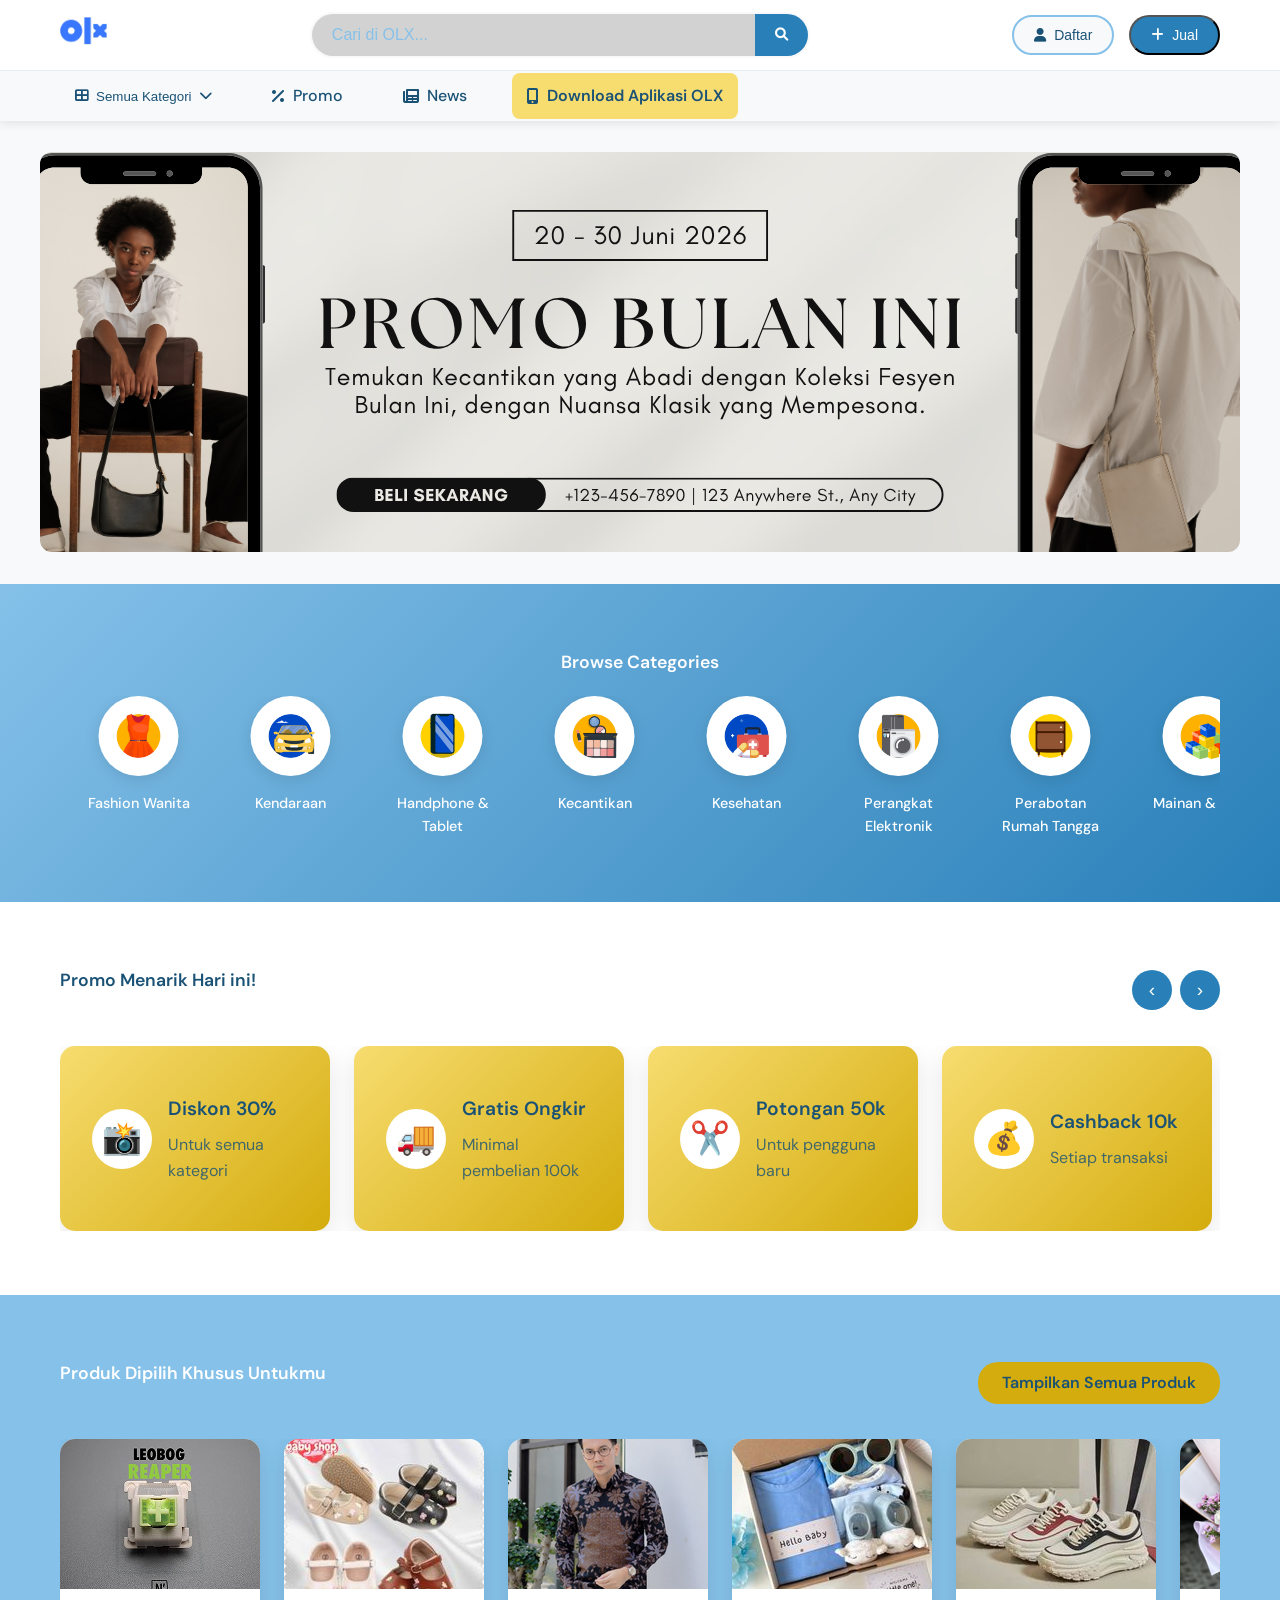
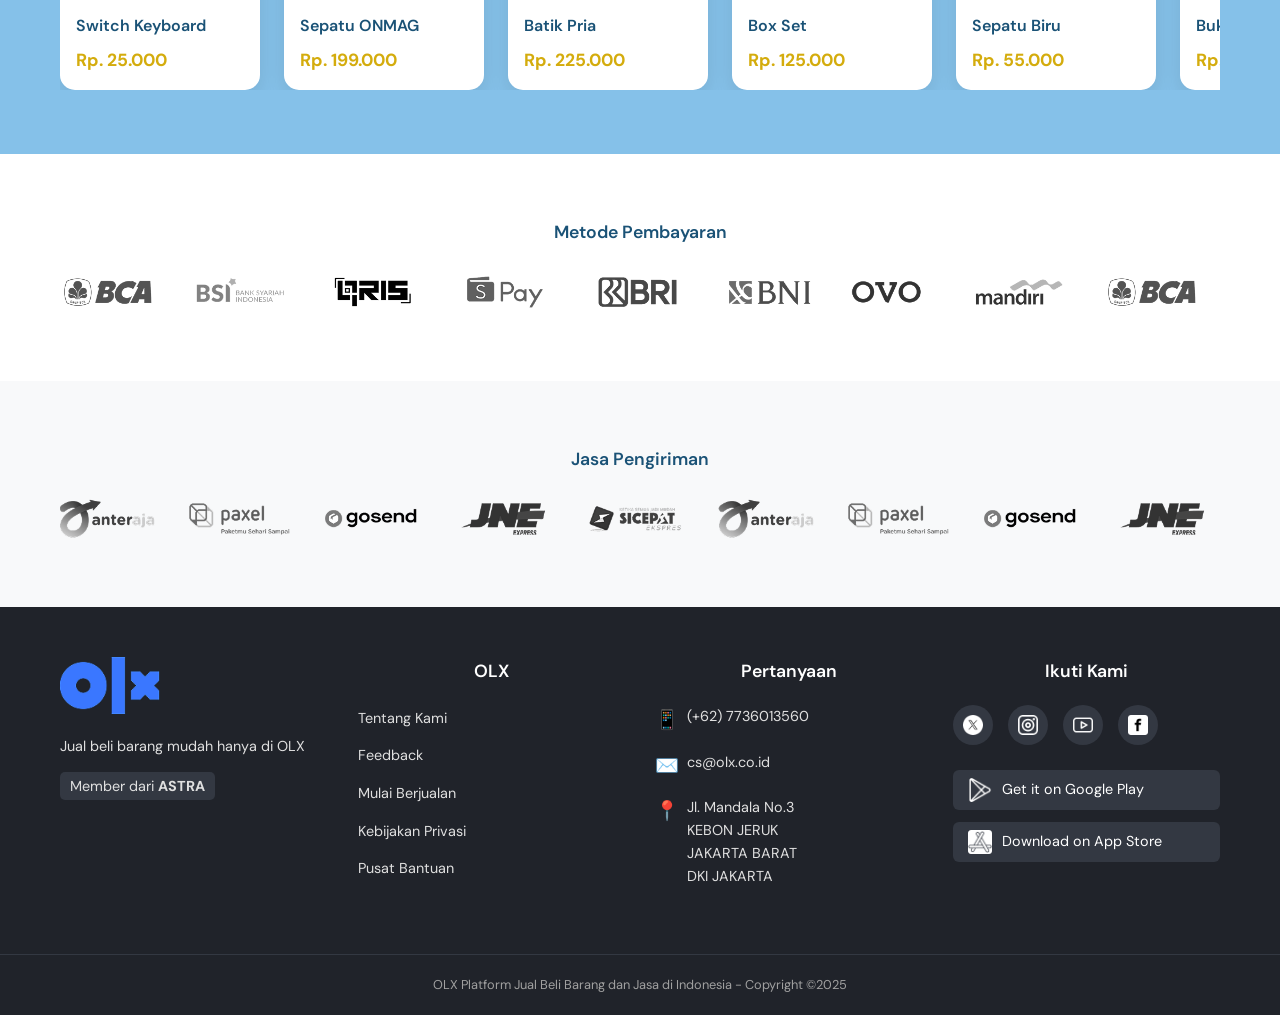
<file: index.html>
<!DOCTYPE html>
<html lang="en">
<head>
    <meta charset="UTF-8">
    <meta name="viewport" content="width=device-width, initial-scale=1.0">
    <title>OLX Marketplace</title>
    <link rel="icon" href="images/olx-logo.png" type="image/png">
    <link href="https://fonts.googleapis.com/css2?family=DM+Sans:wght@400;500;600;700&display=swap" rel="stylesheet">
    <link rel="stylesheet" href="https://cdnjs.cloudflare.com/ajax/libs/font-awesome/6.0.0/css/all.min.css">
    <link rel="stylesheet" href="navbar.css">
    <link rel="stylesheet" href="index.css">
    <link rel="stylesheet" href="footer.css">
</head>
<body>

    <div id="navbar-placeholder"></div>
    <main class="main-content">
        <section class="hero-section">
            <div class="hero-carousel">
                <div class="hero-slide active"><img src="images/banner1.png" alt="Promotional Banner 1"></div>
                <div class="hero-slide"><img src="images/banner2.png" alt="Promotional Banner 2"></div>
                <div class="hero-slide"><img src="images/banner3.png" alt="Promotional Banner 3"></div>
            </div>
        </section>

        <section class="categories-section">
            <div class="container">
                <h2 class="section-title categories-section__title">Browse Categories</h2>
                <div class="categories-carousel">
                    <div class="categories-grid">
                        <div class="category-item"><div class="category-icon"><img src="images/fashion.png" alt="Fashion"></div><span class="category-name">Fashion Wanita</span></div>
                        <div class="category-item"><div class="category-icon"><img src="images/vehicles.png" alt="Vehicles"></div><span class="category-name">Kendaraan</span></div>
                        <div class="category-item"><div class="category-icon"><img src="images/electronics.png" alt="Electronics"></div><span class="category-name">Handphone & Tablet</span></div>
                        <div class="category-item"><div class="category-icon"><img src="images/beauty.png" alt="Beauty"></div><span class="category-name">Kecantikan</span></div>
                        <div class="category-item"><div class="category-icon"><img src="images/health.png" alt="Health"></div><span class="category-name">Kesehatan</span></div>
                        <div class="category-item"><div class="category-icon"><img src="images/electronics2.png" alt="Electronics"></div><span class="category-name">Perangkat Elektronik</span></div>
                        <div class="category-item"><div class="category-icon"><img src="images/home.png" alt="Home"></div><span class="category-name">Perabotan Rumah Tangga</span></div>
                        <div class="category-item"><div class="category-icon"><img src="images/hobbies.png" alt="Hobbies"></div><span class="category-name">Mainan & Hobi</span></div>
                        <div class="category-item"><div class="category-icon"><img src="images/property.png" alt="Property"></div><span class="category-name">Properti</span></div>
                    </div>
                </div>
            </div>
        </section>

        <section class="promo-section">
            <div class="container">
                <div class="section-header">
                    <h2 class="section-title promo-section__title" color = "blue">Promo Menarik Hari ini!</h2>
                    <div class="carousel-controls">
                        <button class="carousel-btn prev-btn" aria-label="Previous Promo">‹</button>
                        <button class="carousel-btn next-btn" aria-label="Next Promo">›</button>
                    </div>
                </div>
                <div class="promo-carousel">
                    <div class="promo-track">
                        <div class="promo-card"><div class="promo-icon">📸</div><div class="promo-content"><h3>Diskon 30%</h3><p>Untuk semua kategori</p></div></div>
                        <div class="promo-card"><div class="promo-icon">🚚</div><div class="promo-content"><h3>Gratis Ongkir</h3><p>Minimal pembelian 100k</p></div></div>
                        <div class="promo-card"><div class="promo-icon">✂️</div><div class="promo-content"><h3>Potongan 50k</h3><p>Untuk pengguna baru</p></div></div>
                        <div class="promo-card"><div class="promo-icon">💰</div><div class="promo-content"><h3>Cashback 10k</h3><p>Setiap transaksi</p></div></div>
                        <div class="promo-card"><div class="promo-icon">🎁</div><div class="promo-content"><h3>Bonus Poin</h3><p>Setiap checkout</p></div></div>
                        <div class="promo-card"><div class="promo-icon">⚡️</div><div class="promo-content"><h3>Flash Sale</h3><p>Diskon hingga 70%</p></div></div>
                        <div class="promo-card"><div class="promo-icon">🎉</div><div class="promo-content"><h3>Giveaway Spesial</h3><p>Menangkan hadiah menarik</p></div></div>
                    </div>
                </div>
            </div>
        </section>

        <section class="products-section">
            <div class="container">
                <div class="section-header">
                    <h2 class="section-title products-section__title">Produk Dipilih Khusus Untukmu</h2>
                    <a href="#" class="view-all-btn">Tampilkan Semua Produk</a>
                </div>
                <div class="products-carousel" id="productsCarousel"> 
                    <div class="products-track">
                        <div class="product-card"><img src="images/product6.png" alt="Product 1"><div class="product-info"><h4>Switch Keyboard</h4><p class="price">Rp. 25.000</p></div></div>
                        <div class="product-card"><img src="images/product2.png" alt="Product 2"><div class="product-info"><h4>Sepatu ONMAG</h4><p class="price">Rp. 199.000</p></div></div>
                        <div class="product-card"><img src="images/product3.png" alt="Product 3"><div class="product-info"><h4>Batik Pria</h4><p class="price">Rp. 225.000</p></div></div>
                        <div class="product-card"><img src="images/product4.png" alt="Product 4"><div class="product-info"><h4>Box Set</h4><p class="price">Rp. 125.000</p></div></div>
                        <div class="product-card"><img src="images/product5.png" alt="Product 5"><div class="product-info"><h4>Sepatu Biru</h4><p class="price">Rp. 55.000</p></div></div>
                        <div class="product-card"><img src="images/product1.png" alt="Product 6"><div class="product-info"><h4>Buku Set</h4><p class="price">Rp. 35.000</p></div></div>
                    </div>
                </div>
            </div>
        </section>

        <section class="payment-section">
            <div class="container">
                <h2 class="section-title payment-section__title">Metode Pembayaran</h2>
                <div class="payment-carousel"><div class="payment-track"><img src="images/bca.png" alt="BCA"><img src="images/bsi.png" alt="BSI"><img src="images/qris.png" alt="QRIS"><img src="images/spay.png" alt="ShopeePay"><img src="images/bri.png" alt="BRI"><img src="images/bni.png" alt="BNI"><img src="images/ovo.png" alt="OVO"><img src="images/mandiri.png" alt="Mandiri"></div></div>
            </div>
        </section>

        <section class="delivery-section">
            <div class="container">
                <h2 class="section-title delivery-section__title">Jasa Pengiriman</h2>
                <div class="delivery-carousel"><div class="delivery-track"><img src="images/anteraja.png" alt="Anteraja"><img src="images/paxel.png" alt="Paxel"><img src="images/gosend.png" alt="GoSend"><img src="images/jne.png" alt="JNE"><img src="images/sicepat.png" alt="SiCepat"></div></div>
            </div>
        </section>
    </main>

    <div id="footer-placeholder"></div>

    <script src="navbar.js"></script>
    <script src="footer.js"></script>
    <script src="index.js"></script>
</body>
</html>
</file>
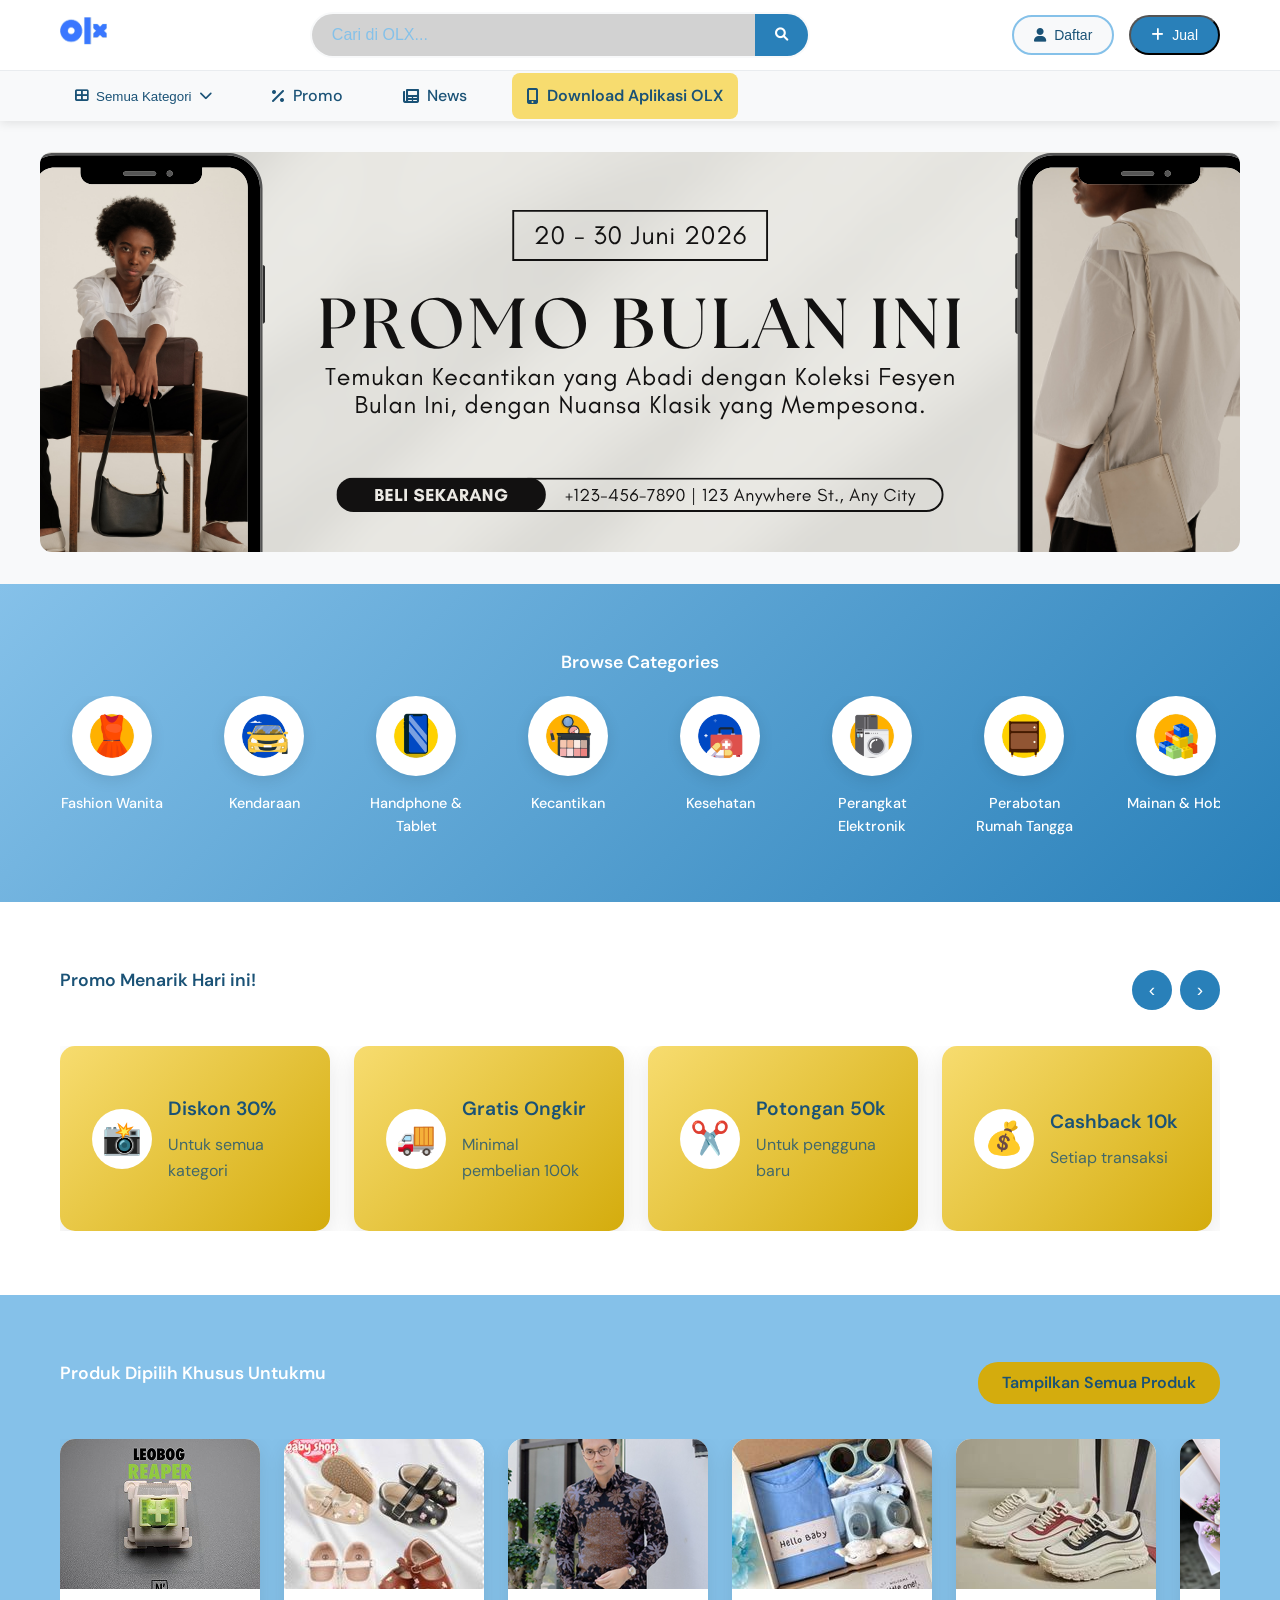
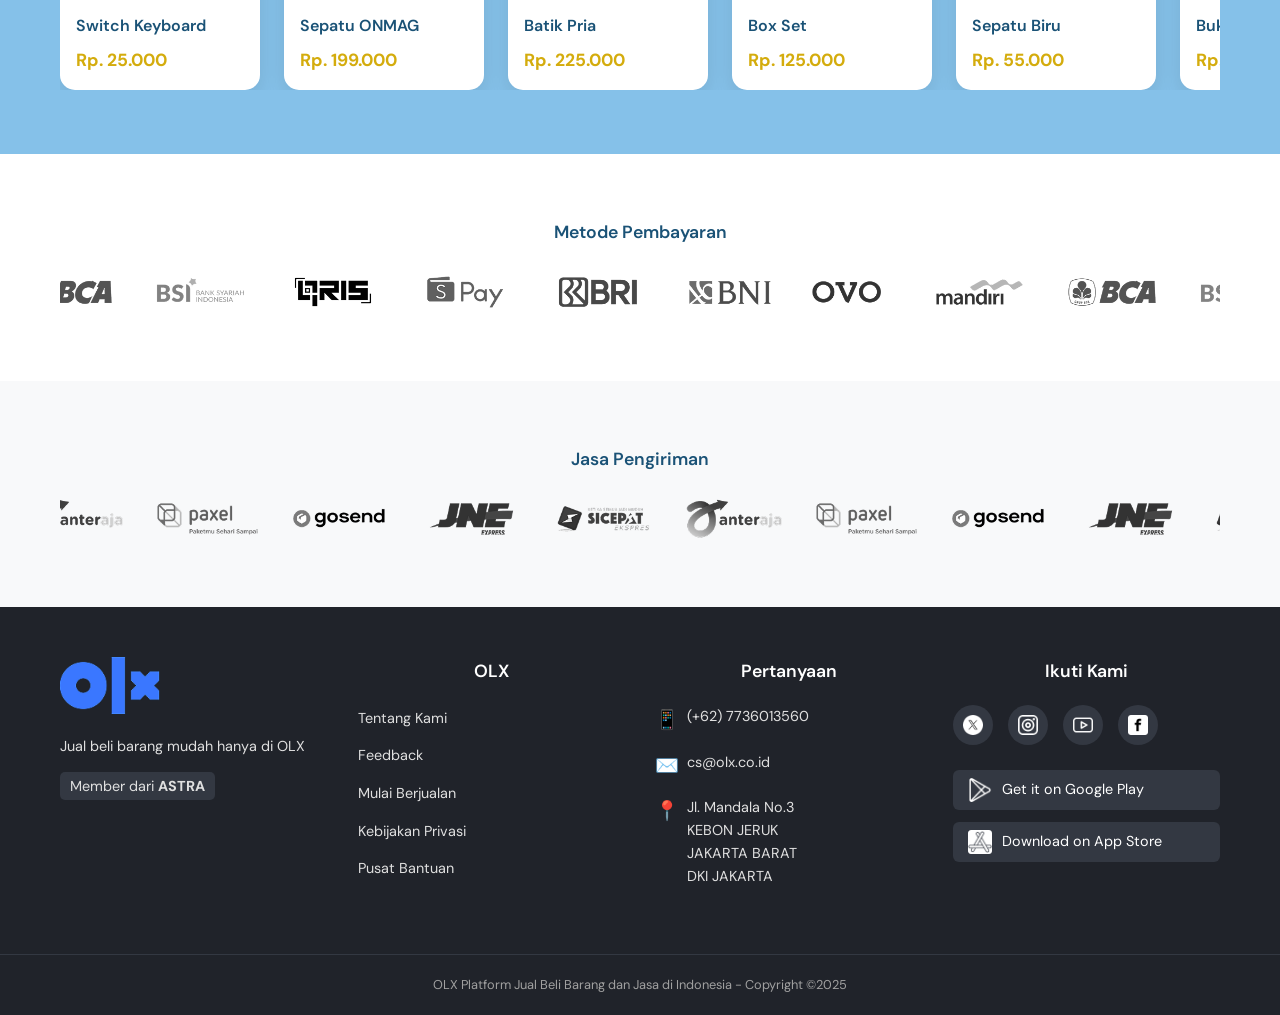
<file: src/index.html>
<!DOCTYPE html>
<html lang="en">
<head>
    <meta charset="UTF-8">
    <meta name="viewport" content="width=device-width, initial-scale=1.0">
    <title>OLX Marketplace</title>
    <link rel="icon" href="../images/olx-logo.png" type="image/png">
    <link href="https://fonts.googleapis.com/css2?family=DM+Sans:wght@400;500;600;700&display=swap" rel="stylesheet">
    <link rel="stylesheet" href="https://cdnjs.cloudflare.com/ajax/libs/font-awesome/6.0.0/css/all.min.css">
    <link rel="stylesheet" href="navbar.css">
    <link rel="stylesheet" href="index.css">
    <link rel="stylesheet" href="footer.css">
</head>
<body>

    <div id="navbar-placeholder"></div>
    <main class="main-content">
        <section class="hero-section">
            <div class="hero-carousel">
                <div class="hero-slide active"><img src="../images/banner1.png" alt="Promotional Banner 1"></div>
                <div class="hero-slide"><img src="../images/banner2.png" alt="Promotional Banner 2"></div>
                <div class="hero-slide"><img src="../images/banner3.png" alt="Promotional Banner 3"></div>
            </div>
        </section>

        <section class="categories-section">
            <div class="container">
                <h2 class="section-title categories-section__title">Browse Categories</h2>
                <div class="categories-carousel">
                    <div class="categories-grid">
                        <div class="category-item"><div class="category-icon"><img src="../images/fashion.png" alt="Fashion"></div><span class="category-name">Fashion Wanita</span></div>
                        <div class="category-item"><div class="category-icon"><img src="../images/vehicles.png" alt="Vehicles"></div><span class="category-name">Kendaraan</span></div>
                        <div class="category-item"><div class="category-icon"><img src="../images/electronics.png" alt="Electronics"></div><span class="category-name">Handphone & Tablet</span></div>
                        <div class="category-item"><div class="category-icon"><img src="../images/beauty.png" alt="Beauty"></div><span class="category-name">Kecantikan</span></div>
                        <div class="category-item"><div class="category-icon"><img src="../images/health.png" alt="Health"></div><span class="category-name">Kesehatan</span></div>
                        <div class="category-item"><div class="category-icon"><img src="../images/electronics2.png" alt="Electronics"></div><span class="category-name">Perangkat Elektronik</span></div>
                        <div class="category-item"><div class="category-icon"><img src="../images/home.png" alt="Home"></div><span class="category-name">Perabotan Rumah Tangga</span></div>
                        <div class="category-item"><div class="category-icon"><img src="../images/hobbies.png" alt="Hobbies"></div><span class="category-name">Mainan & Hobi</span></div>
                        <div class="category-item"><div class="category-icon"><img src="../images/property.png" alt="Property"></div><span class="category-name">Properti</span></div>
                    </div>
                </div>
            </div>
        </section>

        <section class="promo-section">
            <div class="container">
                <div class="section-header">
                    <h2 class="section-title promo-section__title" color = "blue">Promo Menarik Hari ini!</h2>
                    <div class="carousel-controls">
                        <button class="carousel-btn prev-btn" aria-label="Previous Promo">‹</button>
                        <button class="carousel-btn next-btn" aria-label="Next Promo">›</button>
                    </div>
                </div>
                <div class="promo-carousel">
                    <div class="promo-track">
                        <div class="promo-card"><div class="promo-icon">📸</div><div class="promo-content"><h3>Diskon 30%</h3><p>Untuk semua kategori</p></div></div>
                        <div class="promo-card"><div class="promo-icon">🚚</div><div class="promo-content"><h3>Gratis Ongkir</h3><p>Minimal pembelian 100k</p></div></div>
                        <div class="promo-card"><div class="promo-icon">✂️</div><div class="promo-content"><h3>Potongan 50k</h3><p>Untuk pengguna baru</p></div></div>
                        <div class="promo-card"><div class="promo-icon">💰</div><div class="promo-content"><h3>Cashback 10k</h3><p>Setiap transaksi</p></div></div>
                        <div class="promo-card"><div class="promo-icon">🎁</div><div class="promo-content"><h3>Bonus Poin</h3><p>Setiap checkout</p></div></div>
                        <div class="promo-card"><div class="promo-icon">⚡️</div><div class="promo-content"><h3>Flash Sale</h3><p>Diskon hingga 70%</p></div></div>
                        <div class="promo-card"><div class="promo-icon">🎉</div><div class="promo-content"><h3>Giveaway Spesial</h3><p>Menangkan hadiah menarik</p></div></div>
                    </div>
                </div>
            </div>
        </section>

        <section class="products-section">
            <div class="container">
                <div class="section-header">
                    <h2 class="section-title products-section__title">Produk Dipilih Khusus Untukmu</h2>
                    <a href="#" class="view-all-btn">Tampilkan Semua Produk</a>
                </div>
                <div class="products-carousel" id="productsCarousel"> 
                    <div class="products-track">
                        <div class="product-card"><img src="../images/product6.png" alt="Product 1"><div class="product-info"><h4>Switch Keyboard</h4><p class="price">Rp. 25.000</p></div></div>
                        <div class="product-card"><img src="../images/product2.png" alt="Product 2"><div class="product-info"><h4>Sepatu ONMAG</h4><p class="price">Rp. 199.000</p></div></div>
                        <div class="product-card"><img src="../images/product3.png" alt="Product 3"><div class="product-info"><h4>Batik Pria</h4><p class="price">Rp. 225.000</p></div></div>
                        <div class="product-card"><img src="../images/product4.png" alt="Product 4"><div class="product-info"><h4>Box Set</h4><p class="price">Rp. 125.000</p></div></div>
                        <div class="product-card"><img src="../images/product5.png" alt="Product 5"><div class="product-info"><h4>Sepatu Biru</h4><p class="price">Rp. 55.000</p></div></div>
                        <div class="product-card"><img src="../images/product1.png" alt="Product 6"><div class="product-info"><h4>Buku Set</h4><p class="price">Rp. 35.000</p></div></div>
                    </div>
                </div>
            </div>
        </section>

        <section class="payment-section">
            <div class="container">
                <h2 class="section-title payment-section__title">Metode Pembayaran</h2>
                <div class="payment-carousel"><div class="payment-track"><img src="../images/bca.png" alt="BCA"><img src="../images/bsi.png" alt="BSI"><img src="../images/qris.png" alt="QRIS"><img src="../images/spay.png" alt="ShopeePay"><img src="../images/bri.png" alt="BRI"><img src="../images/bni.png" alt="BNI"><img src="../images/ovo.png" alt="OVO"><img src="../images/mandiri.png" alt="Mandiri"></div></div>
            </div>
        </section>

        <section class="delivery-section">
            <div class="container">
                <h2 class="section-title delivery-section__title">Jasa Pengiriman</h2>
                <div class="delivery-carousel"><div class="delivery-track"><img src="../images/anteraja.png" alt="Anteraja"><img src="../images/paxel.png" alt="Paxel"><img src="../images/gosend.png" alt="GoSend"><img src="../images/jne.png" alt="JNE"><img src="../images/sicepat.png" alt="SiCepat"></div></div>
            </div>
        </section>
    </main>

    <div id="footer-placeholder"></div>

    <script src="navbar.js"></script>
    <script src="footer.js"></script>
    <script src="index.js"></script>
</body>
</html>
</file>
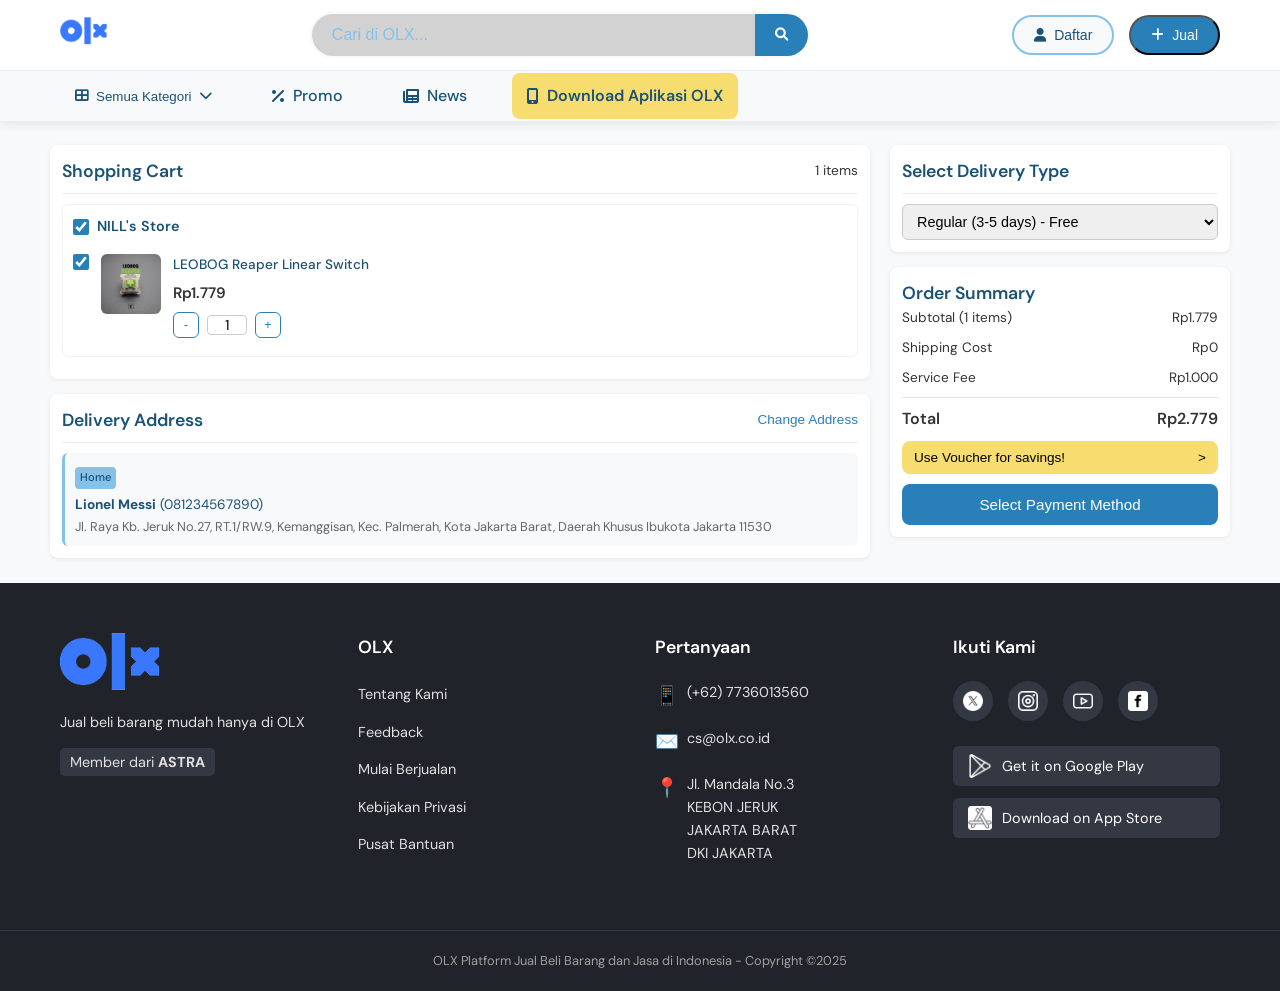
<file: checkout.html>
<!DOCTYPE html>
<html lang="en">
<head>
    <meta charset="UTF-8">
    <meta name="viewport" content="width=device-width, initial-scale=1.0">
    <title>Checkout</title> 
    <link rel="icon" href="images/olx-logo.png" type="image/png">
    <link rel="preconnect" href="https://fonts.googleapis.com">
    <link rel="preconnect" href="https://fonts.gstatic.com" crossorigin>
    <link href="https://fonts.googleapis.com/css2?family=DM+Sans:wght@400;500;600;700&display=swap" rel="stylesheet">
    <link rel="stylesheet" href="https://cdnjs.cloudflare.com/ajax/libs/font-awesome/6.0.0/css/all.min.css">
    <link rel="stylesheet" href="checkout.css">
    <link rel="stylesheet" href="navbar.css">
    <link rel="stylesheet" href="footer.css">
</head>
<body>
    <div id="navbar-placeholder"></div>
    
    <main class="checkout-container">
        
        <div class="checkout-details">
            <section class="cart-section">
                <div class="section-header">
                    <h2>Shopping Cart</h2>
                    <span class="item-count" id="cartItemCount">1 item</span>
                </div>
                
                <div class="cart-items">
                    <div class="store-group">
                        <div class="store-header">
                            <input type="checkbox" id="select-all-store-nills" class="checkbox store-select-all" checked>
                            <label for="select-all-store-nills" class="store-name">NILL's Store</label>
                        </div>
                        
                        <div class="cart-item">
                            <input type="checkbox" id="item1" class="checkbox item-checkbox" checked>
                            <div class="item-image">
                                <img src="images/leobogreaper.jpeg" alt="LEOBOG Reaper Linear Switch" onerror="this.onerror=null; this.src='https://placehold.co/80x80/cccccc/333333?text=Reaper';">
                            </div>
                            <div class="item-details">
                                <h3>LEOBOG Reaper Linear Switch</h3>
                                <div class="item-price">
                                    <span class="current-price" data-price="1779">Rp1.779</span>
                                </div>
                                <div class="quantity-controls">
                                    <button class="qty-btn minus" aria-label="Decrease quantity">-</button>
                                    <input type="number" class="quantity" value="1" min="1">
                                    <button class="qty-btn plus" aria-label="Increase quantity">+</button>
                                </div>
                            </div>
                        </div>
                    </div>
                </div>
            </section>

            <section class="address-section">
                <div class="section-header">
                    <h2>Delivery Address</h2>
                    <button class="change-address-btn">Change Address</button>
                </div>
                
                <div class="address-card">
                    <div class="address-type">Home</div>
                    <div class="recipient-info">
                        <strong id="recipientName">Lionel Messi</strong> (<span id="recipientPhone">081234567890</span>)
                    </div>
                    <div class="address-details" id="recipientAddress">
                        Jl. Raya Kb. Jeruk No.27, RT.1/RW.9, Kemanggisan, Kec. Palmerah, Kota Jakarta Barat, Daerah Khusus Ibukota Jakarta 11530
                    </div>
                </div>
            </section>
        </div> 

        <div class="sidebar">
            <section class="delivery-section">
                <div class="section-header">
                    <h2>Select Delivery Type</h2>
                </div>
                <div class="delivery-options">
                    <select class="delivery-select" id="deliveryType">
                        <option value="0" data-cost="0">Regular (3-5 days) - Free</option>
                        <option value="15000" data-cost="15000">Next Day (1 day) - Rp15.000</option>
                        <option value="25000" data-cost="25000">Same Day (4-8 hours) - Rp25.000</option>
                        <option value="50000" data-cost="50000">Instant (1-2 hours) - Rp50.000</option>
                    </select>
                </div>
            </section>

            <aside class="order-summary">
                <div class="summary-header">
                    <h3>Order Summary</h3>
                </div>
                <div class="summary-details">
                    <div class="summary-row">
                        <span>Subtotal (<span id="summaryItemCount">1</span> items)</span>
                        <span id="summarySubtotal">Rp1.779</span>
                    </div>
                    <div class="summary-row">
                        <span>Shipping Cost</span>
                        <span id="summaryShippingCost">Rp0</span>
                    </div>
                    <div class="summary-row">
                        <span>Service Fee</span>
                        <span id="summaryServiceFee">Rp1.000</span> 
                    </div>
                    <div class="summary-row voucher-discount-row" style="display: none;">
                        <span id="voucherDiscountLabel">Voucher</span>
                        <span id="summaryVoucherDiscount">-Rp0</span>
                    </div>
                    <div class="summary-divider"></div>
                    <div class="summary-row total">
                        <span>Total</span>
                        <span id="summaryTotal">Rp2.779</span>
                    </div>
                </div>
                <div class="voucher-section">
                    <button class="voucher-btn" id="useVoucherBtn">
                        <span>Use Voucher for savings!</span>
                        <span class="arrow" id="voucherArrow">></span>
                    </button>
                </div>
                <button class="checkout-btn" id="checkoutBtn">
                    Select Payment Method
                </button>
            </aside>
        </div>
    </main>

    <div id="footer-placeholder"></div>

    <div class="modal-overlay" id="voucherModal">
        <div class="modal-content">
            <div class="modal-header">
                <h3>Select Voucher</h3>
                <button class="close-btn">&times;</button>
            </div>
            <div class="voucher-list">
                <label class="voucher-option">
                    <input type="radio" name="voucher" value="10_percent" data-type="percent" data-value="10">
                    <div class="voucher-details"><strong>Diskon 10%</strong><span>Min. spend Rp50.000, up to Rp10.000</span></div>
                </label>
                <label class="voucher-option">
                    <input type="radio" name="voucher" value="5000_fixed" data-type="fixed" data-value="5000">
                    <div class="voucher-details"><strong>Potongan Rp5.000</strong><span>No min. spend</span></div>
                </label>
            </div>
            <button class="confirm-payment-btn" id="applyVoucherBtn">Apply Voucher</button>
        </div>
    </div>

    <div class="modal-overlay" id="addressModal">
        <div class="modal-content">
            <div class="modal-header">
                <h3>Edit Delivery Address</h3>
                <button class="close-btn">&times;</button>
            </div>
            <form id="addressForm">
                <div class="form-group"><label for="inputRecipientName">Recipient Name</label><input type="text" id="inputRecipientName" required></div>
                <div class="form-group"><label for="inputRecipientPhone">Phone Number</label><input type="tel" id="inputRecipientPhone" required></div>
                <div class="form-group"><label for="inputRecipientAddress">Full Address</label><textarea id="inputRecipientAddress" rows="4" required></textarea></div>
                <button type="submit" class="confirm-payment-btn">Save Address</button>
            </form>
        </div>
    </div>
    
    <div class="modal-overlay" id="processingModal">
        <div class="modal-content processing-modal">
            <div class="spinner"></div>
            <h3>Processing your order...</h3>
            <p>Please wait a moment.</p>
        </div>
    </div>
    
    <div class="modal-overlay" id="paymentModal">
        <div class="modal-content">
            <div class="modal-header">
                <h3>Choose Payment Method</h3>
                <button class="close-btn" aria-label="Close payment modal">&times;</button>
            </div>
            <div class="payment-methods">
                <div class="payment-category">
                    <h4>QRIS</h4>
                    <p class="payment-limit">Min. Transaction Rp1, Max. Transaction Rp10.000.000</p>
                    <div class="payment-option">
                        <input type="radio" id="qris" name="payment_method" value="qris">
                        <label for="qris" class="payment-label">
                            <div class="payment-logo qris-logo"><img src="images/qris.png" alt="QRIS Logo"></div>
                            <span>QRIS</span>
                        </label>
                    </div>
                </div>
                <div class="payment-category">
                    <h4>E-Wallet</h4>
                    <p class="payment-limit">Min. Transaction Rp1</p>
                    <div class="payment-option">
                        <input type="radio" id="shopee" name="payment_method" value="shopee">
                        <label for="shopee" class="payment-label">
                            <div class="payment-logo shopee-logo"><img src="images/spay.png" alt="ShopeePay Logo"></div>
                            <span>ShopeePay E-Wallet</span>
                        </label>
                    </div>
                    <div class="payment-option">
                        <input type="radio" id="ovo" name="payment_method" value="ovo">
                        <label for="ovo" class="payment-label">
                            <div class="payment-logo ovo-logo"><img src="images/ovo.png" alt="OVO Logo"></div>
                            <span>OVO E-Wallet</span>
                        </label>
                    </div>
                </div>
                 <div class="payment-category">
                    <h4>Virtual Account</h4>
                    <div class="payment-option">
                        <input type="radio" id="bca_va" name="payment_method" value="bca_va">
                        <label for="bca_va" class="payment-label">
                            <div class="payment-logo bca-logo"><img src="images/bca.png" alt="BCA Logo"></div>
                            <span>BCA Virtual Account</span>
                        </label>
                    </div>
                </div>
            </div>
            <button class="confirm-payment-btn" id="confirmPaymentBtn">Confirm Payment</button>
        </div>
    </div>

    <div class="modal-overlay" id="confirmationModal">
        <div class="modal-content confirmation-modal">
            <div class="modal-header">
                <h3>Confirm Your Payment</h3>
                 <button class="close-btn" aria-label="Close confirmation modal">&times;</button>
            </div>
            <p>You are about to pay the total amount for your order.</p>
            <div class="order-number" id="confirmationTotal"></div>
            <p id="confirmationPaymentMethod"></p>
            <div class="confirmation-actions">
                 <button class="continue-btn cancel" id="cancelFinalPaymentBtn">Cancel</button>
                 <button class="continue-btn" id="confirmFinalPaymentBtn">Pay Now</button>
            </div>
        </div>
    </div>
    
    <div class="modal-overlay" id="successModal">
        <div class="modal-content confirmation-modal">
            <div class="confirmation-icon">
                 <svg xmlns="http://www.w3.org/2000/svg" viewBox="0 0 52 52"><circle cx="26" cy="26" r="25" fill="#2980B9"/><path fill="none" stroke="#FFF" stroke-width="3" d="M14.1 27.2l7.1 7.2 16.7-16.8"/></svg>
            </div>
            <h3>Order Confirmed!</h3>
            <p>Your order has been successfully placed.</p>
            <button class="continue-btn" onclick="window.location.href='index.html'">Continue Shopping</button>
        </div>
    </div>

    <script src="navbar.js"></script>
    <script src="footer.js"></script>
    <script src="checkout.js"></script>
</body>
</html>
</file>
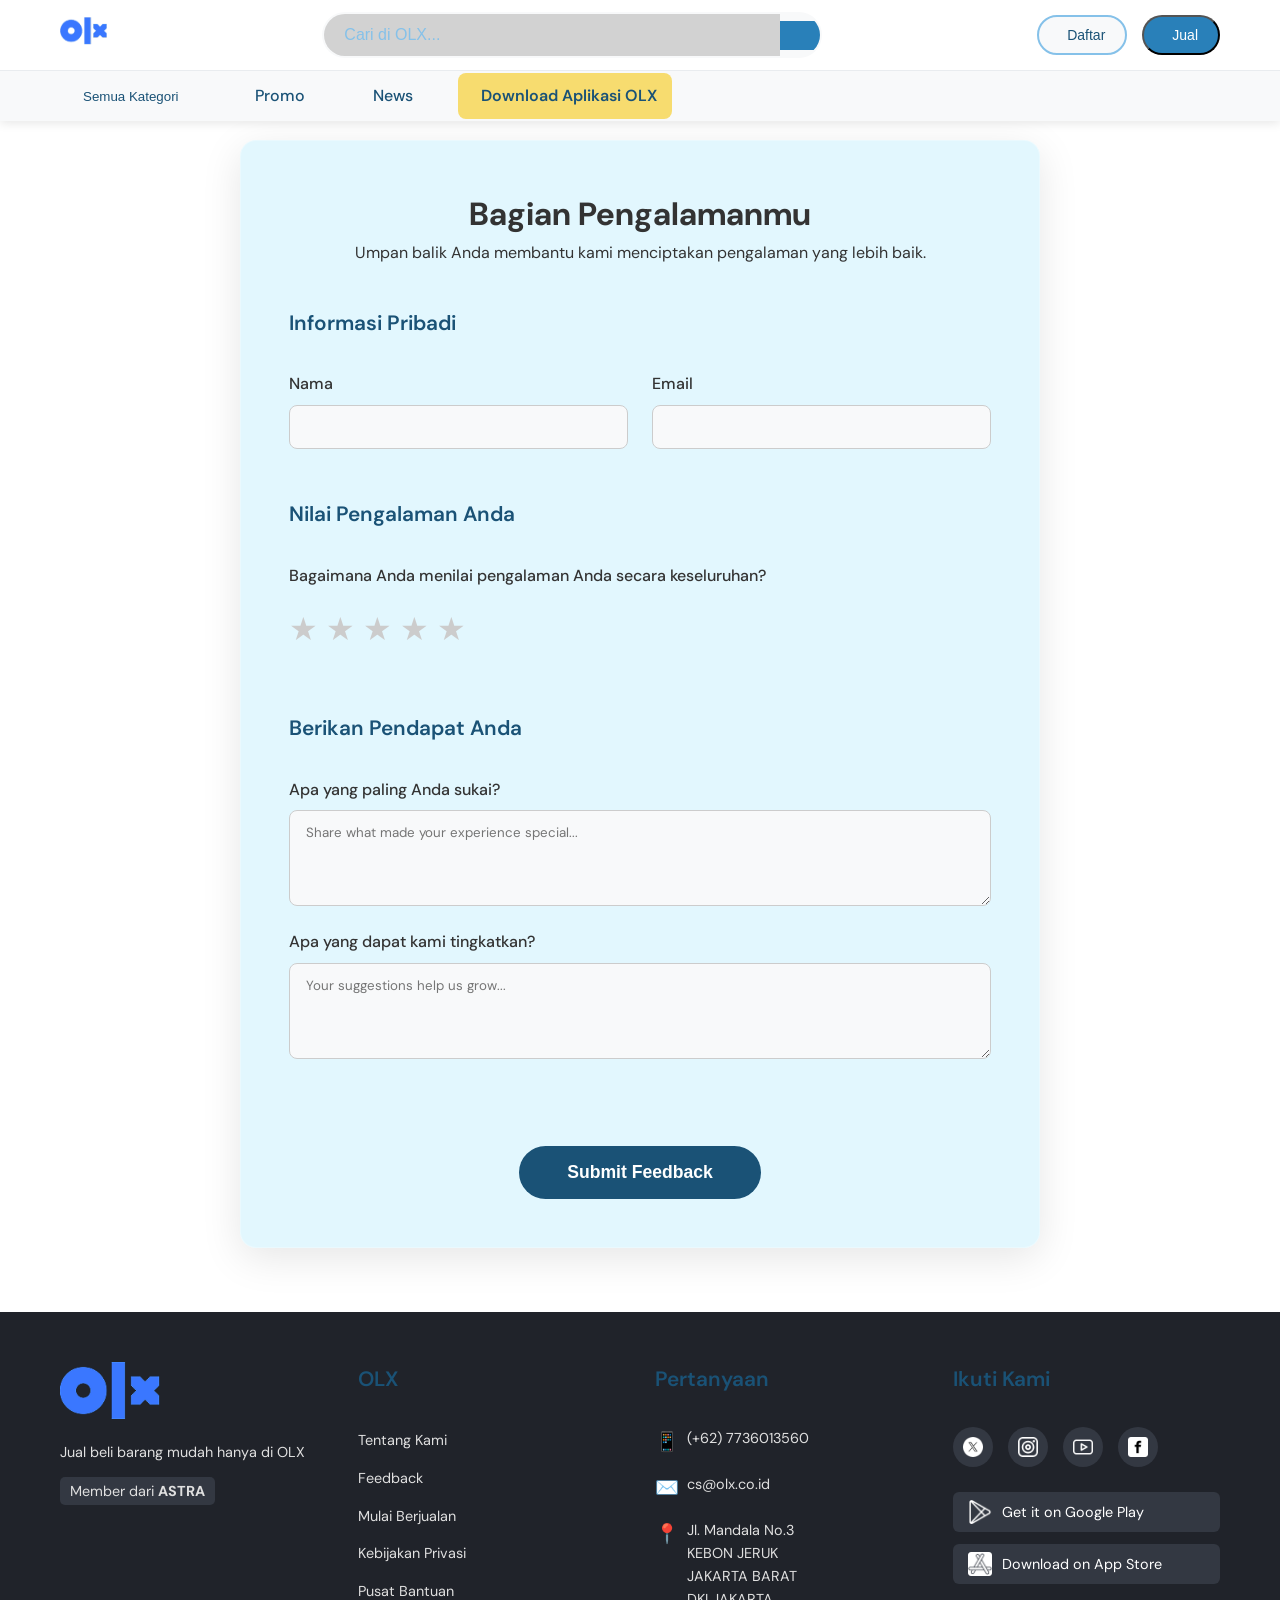
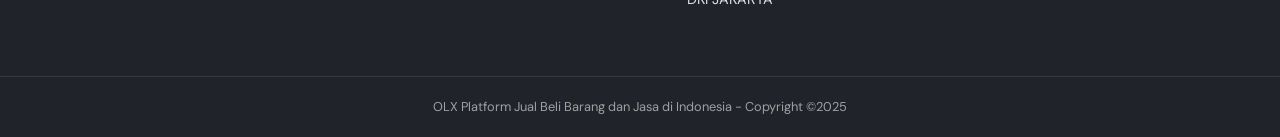
<file: feedback.html>
<!DOCTYPE html>
<html lang="en">
<head>
    <meta charset="UTF-8">
    <meta name="viewport" content="width=device-width, initial-scale=1.0">
    <title>Feedback</title>
    <link rel="icon" href="images/olx-logo.png" type="image/png">
    <link rel="preconnect" href="https://fonts.googleapis.com">
    <link rel="preconnect" href="https://fonts.gstatic.com" crossorigin>
    <link href="https://fonts.googleapis.com/css2?family=DM+Sans:wght@400;500;600;700&display=swap" rel="stylesheet">
    
    <link rel="stylesheet" href="navbar.css">
    <link rel="stylesheet" href="footer.css">
    <link rel="stylesheet" href="feedback.css">
</head>
<body>
    <div id="navbar-placeholder"></div>

    <main class="main-content">
        <div class="feedback-container">
            <div class="form-header">
                <h1 class="form-title">Bagian Pengalamanmu</h1>
                <p class="form-subtitle">Umpan balik Anda membantu kami menciptakan pengalaman yang lebih baik.</p>
            </div>
            <form class="feedback-form" id="feedbackForm" novalidate>
                <div class="form-section">
                    <h3 class="section-title">Informasi Pribadi</h3>
                    <div class="input-group">
                        <div class="input-field">
                            <label for="fullName">Nama</label>
                            <input type="text" id="fullName" name="fullName" required>
                            <span class="error-message" id="nameError"></span>
                        </div>
                        <div class="input-field">
                            <label for="email">Email</label>
                            <input type="email" id="email" name="email" required>
                            <span class="error-message" id="emailError"></span>
                        </div>
                    </div>
                </div>
                <div class="form-section">
                    <h3 class="section-title">Nilai Pengalaman Anda</h3>
                    <div class="rating-group">
                        <label class="rating-label">Bagaimana Anda menilai pengalaman Anda secara keseluruhan?</label>
                        <div class="star-rating" data-rating-name="overallRating">
                            <span class="star" data-value="1">★</span><span class="star" data-value="2">★</span><span class="star" data-value="3">★</span><span class="star" data-value="4">★</span><span class="star" data-value="5">★</span>
                        </div>
                        <input type="hidden" name="overallRating" id="overallRating" required>
                        <span class="error-message" id="overallRatingError"></span>
                    </div>
                </div>
                <div class="form-section">
                    <h3 class="section-title">Berikan Pendapat Anda</h3>
                    <div class="input-field">
                        <label for="positiveExperience">Apa yang paling Anda sukai?</label>
                        <textarea id="positiveExperience" name="positiveExperience" rows="4" placeholder="Share what made your experience special..." required minlength="10"></textarea>
                        <span class="error-message" id="positiveExperienceError"></span>
                    </div>
                    <div class="input-field">
                        <label for="improvements">Apa yang dapat kami tingkatkan?</label>
                        <textarea id="improvements" name="improvements" rows="4" placeholder="Your suggestions help us grow..." required minlength="10"></textarea>
                        <span class="error-message" id="improvementsError"></span>
                    </div>
                </div>
                <div class="submit-section">
                    <button type="submit" class="submit-btn" id="submitBtn">
                        <span class="btn-text">Submit Feedback</span>
                        <span class="btn-loader"></span>
                    </button>
                </div>
            </form>
        </div>
    </main>
    
    <div class="popup-overlay" id="thankYouPopup">
        <div class="popup-content">
            <div class="popup-icon">✓</div>
            <h2>Thank You!</h2>
            <p>Your feedback has been submitted successfully.</p>
            <div class="popup-timer">
                <span>Redirecting in <span id="countdown">3</span> seconds...</span>
            </div>
        </div>
    </div>

    <div id="footer-placeholder"></div>

    <script src="navbar.js"></script>
    <script src="footer.js"></script>
    <script src="feedback.js"></script>

</body>
</html>
</file>
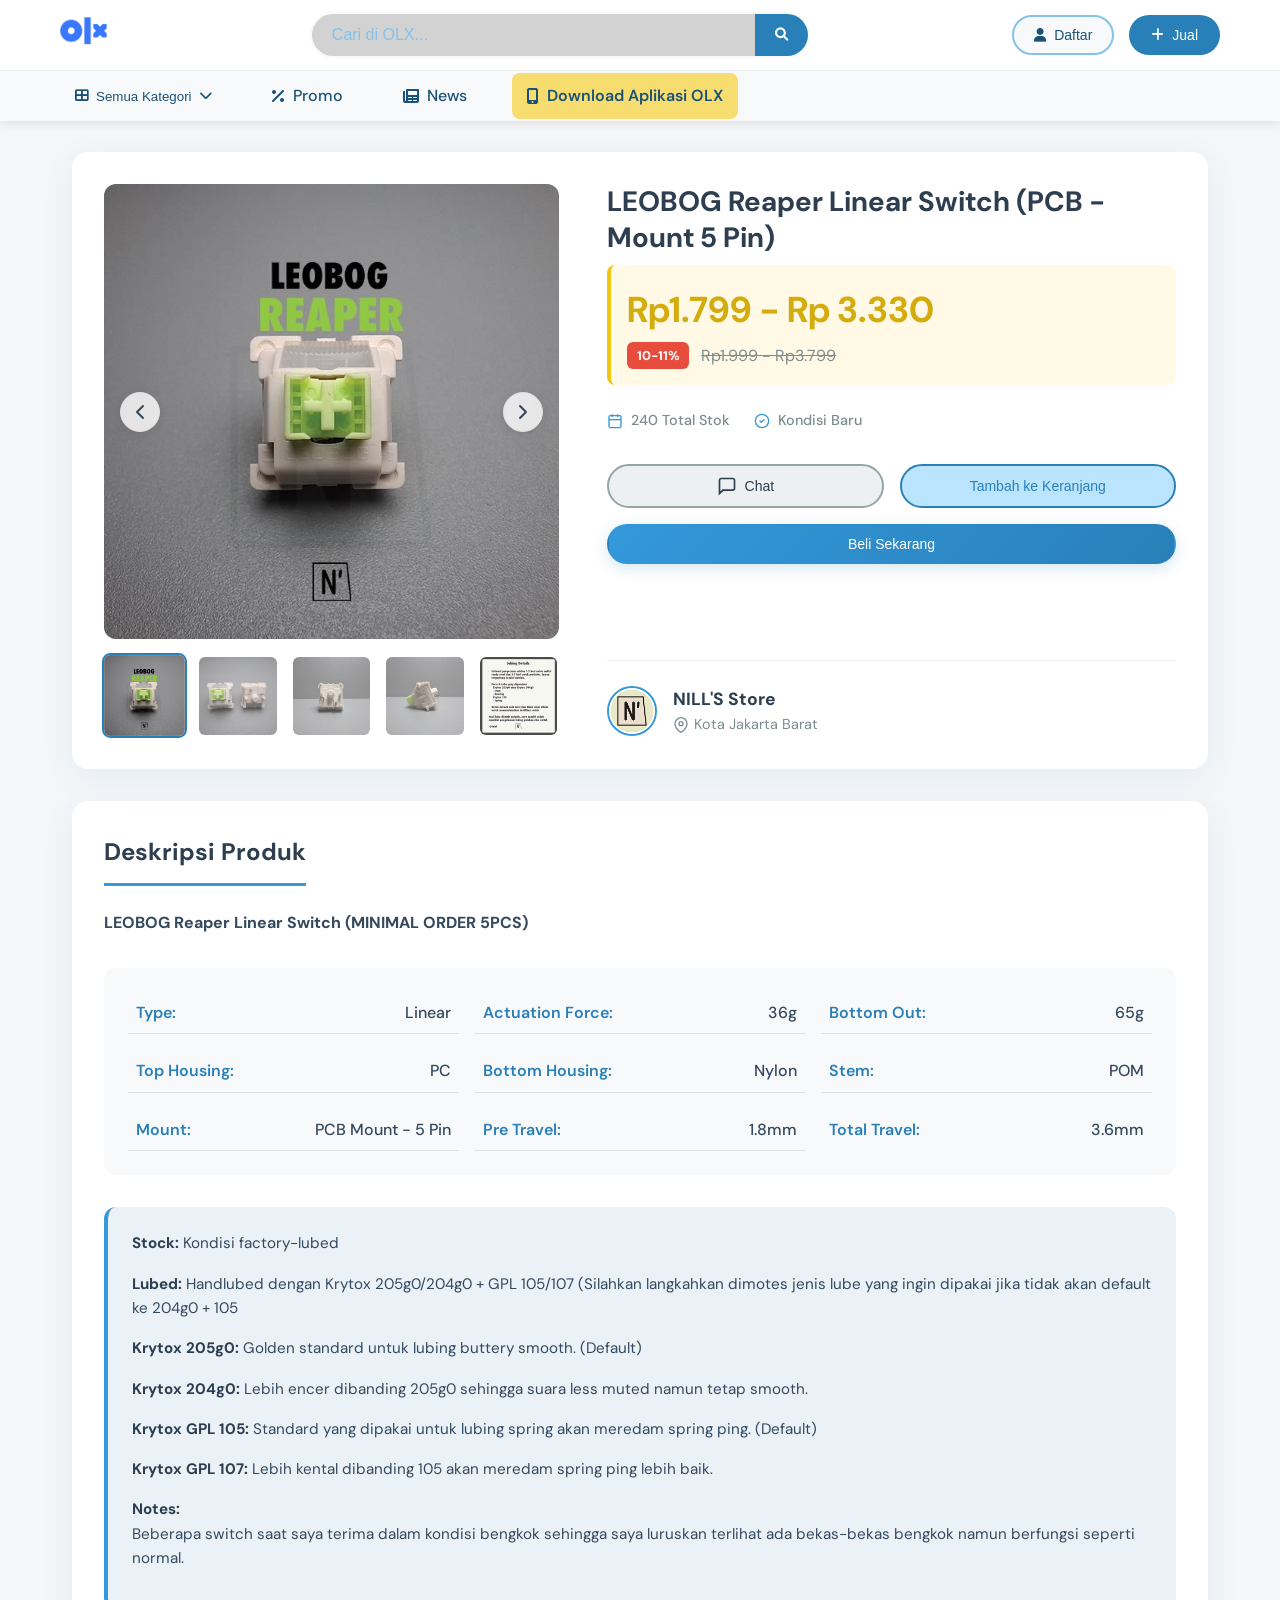
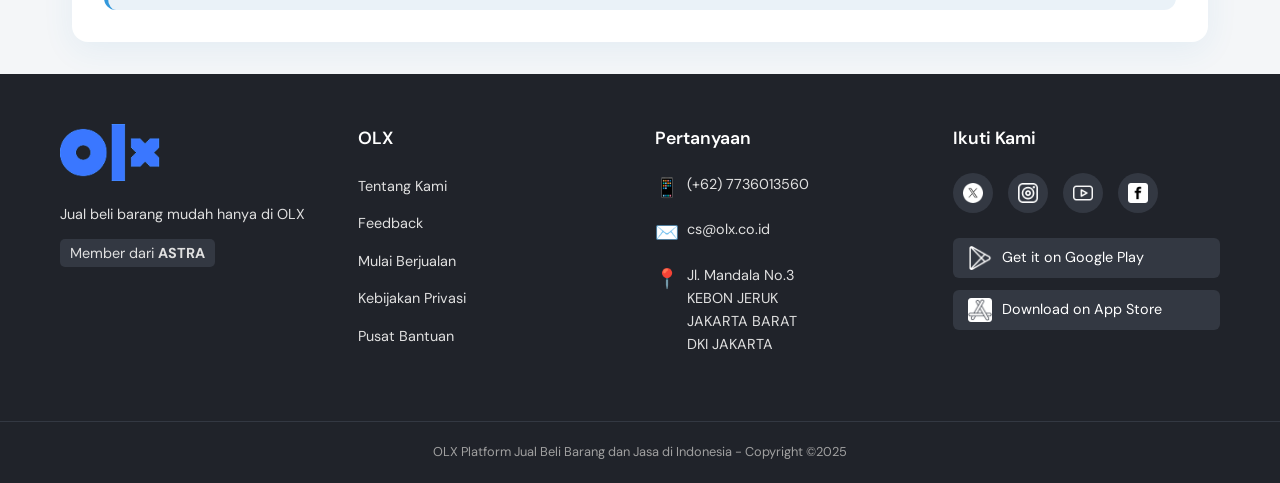
<file: product.html>
<!DOCTYPE html>
<html lang="en">
<head>
    <meta charset="UTF-8">
    <meta name="viewport" content="width=device-width, initial-scale=1.0">
    <title>LEOBOG Reaper Linear Switch - Product Page</title>
    <link rel="icon" href="images/olx-logo.png" type="image/png">
    <link href="https://fonts.googleapis.com/css2?family=DM+Sans:wght@400;500;700&display=swap" rel="stylesheet">
    <link rel="stylesheet" href="https://cdnjs.cloudflare.com/ajax/libs/font-awesome/6.0.0/css/all.min.css">
    
    <link rel="stylesheet" href="product.css">
    <link rel="stylesheet" href="navbar.css">
    <link rel="stylesheet" href="footer.css">

</head>
<body>

    <div id="navbar-placeholder"></div>

    <main class="product-page-container">
        <div class="product-main-view">
            <section class="product-gallery">
                <div class="main-image-container">
                    <button class="nav-btn prev-btn" aria-label="Previous image">
                        <svg width="24" height="24" viewBox="0 0 24 24" fill="none" xmlns="http://www.w3.org/2000/svg"><path d="M15 18L9 12L15 6" stroke="currentColor" stroke-width="2" stroke-linecap="round" stroke-linejoin="round"/></svg>
                    </button>
                    <div class="main-image">
                        <img src="images/sw0.jpg" alt="LEOBOG Reaper Linear Switch" id="mainProductImage" onerror="this.onerror=null; this.src='https://placehold.co/600x600/e9ecef/333333?text=Image+Not+Found';">
                    </div>
                    <button class="nav-btn next-btn" aria-label="Next image">
                        <svg width="24" height="24" viewBox="0 0 24 24" fill="none" xmlns="http://www.w3.org/2000/svg"><path d="M9 6L15 12L9 18" stroke="currentColor" stroke-width="2" stroke-linecap="round" stroke-linejoin="round"/></svg>
                    </button>
                </div>
                <div class="thumbnail-gallery">
                    <img src="images/sw0.jpg" alt="Product view 1" class="thumbnail active" data-src="images/sw0.jpg" onerror="this.style.display='none'" />
                    <img src="images/sw4.jpg" alt="Product view 2" class="thumbnail" data-src="images/sw4.jpg" onerror="this.style.display='none'" />
                    <img src="images/sw2.jpg" alt="Product view 3" class="thumbnail" data-src="images/sw2.jpg" onerror="this.style.display='none'" />
                    <img src="images/sw3.jpg" alt="Product view 4" class="thumbnail" data-src="images/sw3.jpg" onerror="this.style.display='none'" />
                    <img src="images/sw1.jpg" alt="Product specifications" class="thumbnail" data-src="images/sw1.jpg" onerror="this.style.display='none'" />
                </div>
            </section>

            <section class="product-purchase-info">
                 <div class="product-header">
                    <h1 class="product-title">LEOBOG Reaper Linear Switch (PCB - Mount 5 Pin)</h1>
                    <div class="price-section">
                        <div class="current-price">Rp1.799 - Rp 3.330</div>
                        <div class="price-info">
                            <span class="discount-badge">10-11%</span>
                            <span class="original-price">Rp1.999 - Rp3.799</span>
                        </div>
                    </div>
                    <div class="product-meta">
                        <div class="meta-item">
                            <svg width="16" height="16" viewBox="0 0 24 24" fill="none" xmlns="http://www.w3.org/2000/svg"><rect x="3" y="4" width="18" height="18" rx="2" ry="2" stroke="currentColor" stroke-width="2"/><line x1="16" y1="2" x2="16" y2="6" stroke="currentColor" stroke-width="2"/><line x1="8" y1="2" x2="8" y2="6" stroke="currentColor" stroke-width="2"/><line x1="3" y1="10" x2="21" y2="10" stroke="currentColor" stroke-width="2"/></svg>
                            <span>240 Total Stok</span>
                        </div>
                        <div class="meta-item">
                            <svg width="16" height="16" viewBox="0 0 24 24" fill="none" xmlns="http://www.w3.org/2000/svg"><path d="M9 12L11 14L15 10" stroke="currentColor" stroke-width="2" stroke-linecap="round" stroke-linejoin="round"/><circle cx="12" cy="12" r="10" stroke="currentColor" stroke-width="2"/></svg>
                            <span>Kondisi Baru</span>
                        </div>
                    </div>
                </div>

                <div class="action-buttons">
                    <button class="btn btn-secondary chat-btn" id="chatWithOwnerBtn">
                        <svg width="20" height="20" viewBox="0 0 24 24" fill="none" xmlns="http://www.w3.org/2000/svg"><path d="M21 15C21 15.5304 20.7893 16.0391 20.4142 16.4142C20.0391 16.7893 19.5304 17 19 17H7L3 21V5C3 4.46957 3.21071 3.96086 3.58579 3.58579C3.96086 3.21071 4.46957 3 5 3H19C19.5304 3 20.0391 3.21071 20.4142 3.58579C20.7893 3.96086 21 4.46957 21 5V15Z" stroke="currentColor" stroke-width="2"/></svg>
                        Chat
                    </button>
                    <button class="btn btn-outline add-cart-btn">Tambah ke Keranjang</button>
                    <button class="btn btn-primary buy-btn">Beli Sekarang</button>
                </div>

                <div class="store-info">
                    <div class="store-avatar">
                        <img src="images/store-logo.png" alt="NILL'S Store" onerror="this.onerror=null; this.src='https://placehold.co/80x80/1A5276/FFFFFF?text=Store';">
                    </div>
                    <div class="store-details">
                        <h3 class="store-name">NILL'S Store</h3>
                        <div class="store-location">
                            <svg width="16" height="16" viewBox="0 0 24 24" fill="none" xmlns="http://www.w3.org/2000/svg"><path d="M21 10C21 17 12 23 12 23S3 17 3 10C3 5.02944 7.02944 1 12 1C16.9706 1 21 5.02944 21 10Z" stroke="currentColor" stroke-width="2"/><circle cx="12" cy="10" r="3" stroke="currentColor" stroke-width="2"/></svg>
                            Kota Jakarta Barat
                        </div>
                    </div>
                </div>
            </section>
        </div>

        <section class="full-width-details">
            <h2>Deskripsi Produk</h2>
            <div class="description-content">
                <p><strong>LEOBOG Reaper Linear Switch (MINIMAL ORDER 5PCS)</strong></p>
                <div class="specs-grid">
                    <div class="spec-item"><span class="spec-label">Type:</span><span class="spec-value">Linear</span></div>
                    <div class="spec-item"><span class="spec-label">Actuation Force:</span><span class="spec-value">36g</span></div>
                    <div class="spec-item"><span class="spec-label">Bottom Out:</span><span class="spec-value">65g</span></div>
                    <div class="spec-item"><span class="spec-label">Top Housing:</span><span class="spec-value">PC</span></div>
                    <div class="spec-item"><span class="spec-label">Bottom Housing:</span><span class="spec-value">Nylon</span></div>
                    <div class="spec-item"><span class="spec-label">Stem:</span><span class="spec-value">POM</span></div>
                    <div class="spec-item"><span class="spec-label">Mount:</span><span class="spec-value">PCB Mount - 5 Pin</span></div>
                    <div class="spec-item"><span class="spec-label">Pre Travel:</span><span class="spec-value">1.8mm</span></div>
                    <div class="spec-item"><span class="spec-label">Total Travel:</span><span class="spec-value">3.6mm</span></div>
                </div>
                <div class="additional-info">
                    <p><strong>Stock:</strong> Kondisi factory-lubed</p>
                    <p><strong>Lubed:</strong> Handlubed dengan Krytox 205g0/204g0 + GPL 105/107 (Silahkan langkahkan dimotes jenis lube yang ingin dipakai jika tidak akan default ke 204g0 + 105</p>
                    <p><strong>Krytox 205g0:</strong> Golden standard untuk lubing buttery smooth. (Default)</p>
                    <p><strong>Krytox 204g0:</strong> Lebih encer dibanding 205g0 sehingga suara less muted namun tetap smooth.</p>
                    <p><strong>Krytox GPL 105:</strong> Standard yang dipakai untuk lubing spring akan meredam spring ping. (Default)</p>
                    <p><strong>Krytox GPL 107:</strong> Lebih kental dibanding 105 akan meredam spring ping lebih baik.</p>
                    <p><strong>Notes:</strong><br>Beberapa switch saat saya terima dalam kondisi bengkok sehingga saya luruskan terlihat ada bekas-bekas bengkok namun berfungsi seperti normal.</p>
                </div>
            </div>
        </section>
    </main>

    <div id="footer-placeholder"></div>

    <div id="chatPopup" class="chat-popup-overlay">
        <div class="chat-popup-content">
            <div class="chat-header">
                <h3>Chat with NILL'S Store</h3>
                <button id="closeChatPopup" class="chat-popup-close-btn" aria-label="Close chat">&times;</button>
            </div>
            <div class="chat-messages-container">
                <div class="chat-message seller-message">
                    <p>Hello! How can I help you with the LEOBOG Reaper switches today?</p>
                    <span class="message-time">10:30 AM</span>
                </div>
                <div class="chat-message user-message">
                    <p>Hi! I'm interested in these switches. Are they good for gaming?</p>
                    <span class="message-time">10:31 AM</span>
                </div>
                <div class="chat-message seller-message">
                    <p>Yes, they are linear switches with a light actuation force of 36g, which many gamers prefer for quick presses. They also come factory-lubed for smoothness!</p>
                    <span class="message-time">10:32 AM</span>
                </div>
                 <div class="chat-message user-message">
                    <p>Great! And what about the sound? Are they very loud?</p>
                    <span class="message-time">10:33 AM</span>
                </div>
            </div>
            <div class="chat-input-area">
                <input type="text" id="chatMessageInput" placeholder="Type your message...">
                <button id="sendChatMessageBtn" class="btn btn-primary">
                    <svg width="18" height="18" viewBox="0 0 24 24" fill="currentColor" xmlns="http://www.w3.org/2000/svg"><path d="M2.01 21L23 12 2.01 3 2 10l15 2-15 2z"></path></svg>
                    Send
                </button>
            </div>
        </div>
    </div>
    
    <script src="navbar.js"></script>
    <script src="footer.js"></script>
    <script src="product.js"></script>

</body>
</html>
</file>
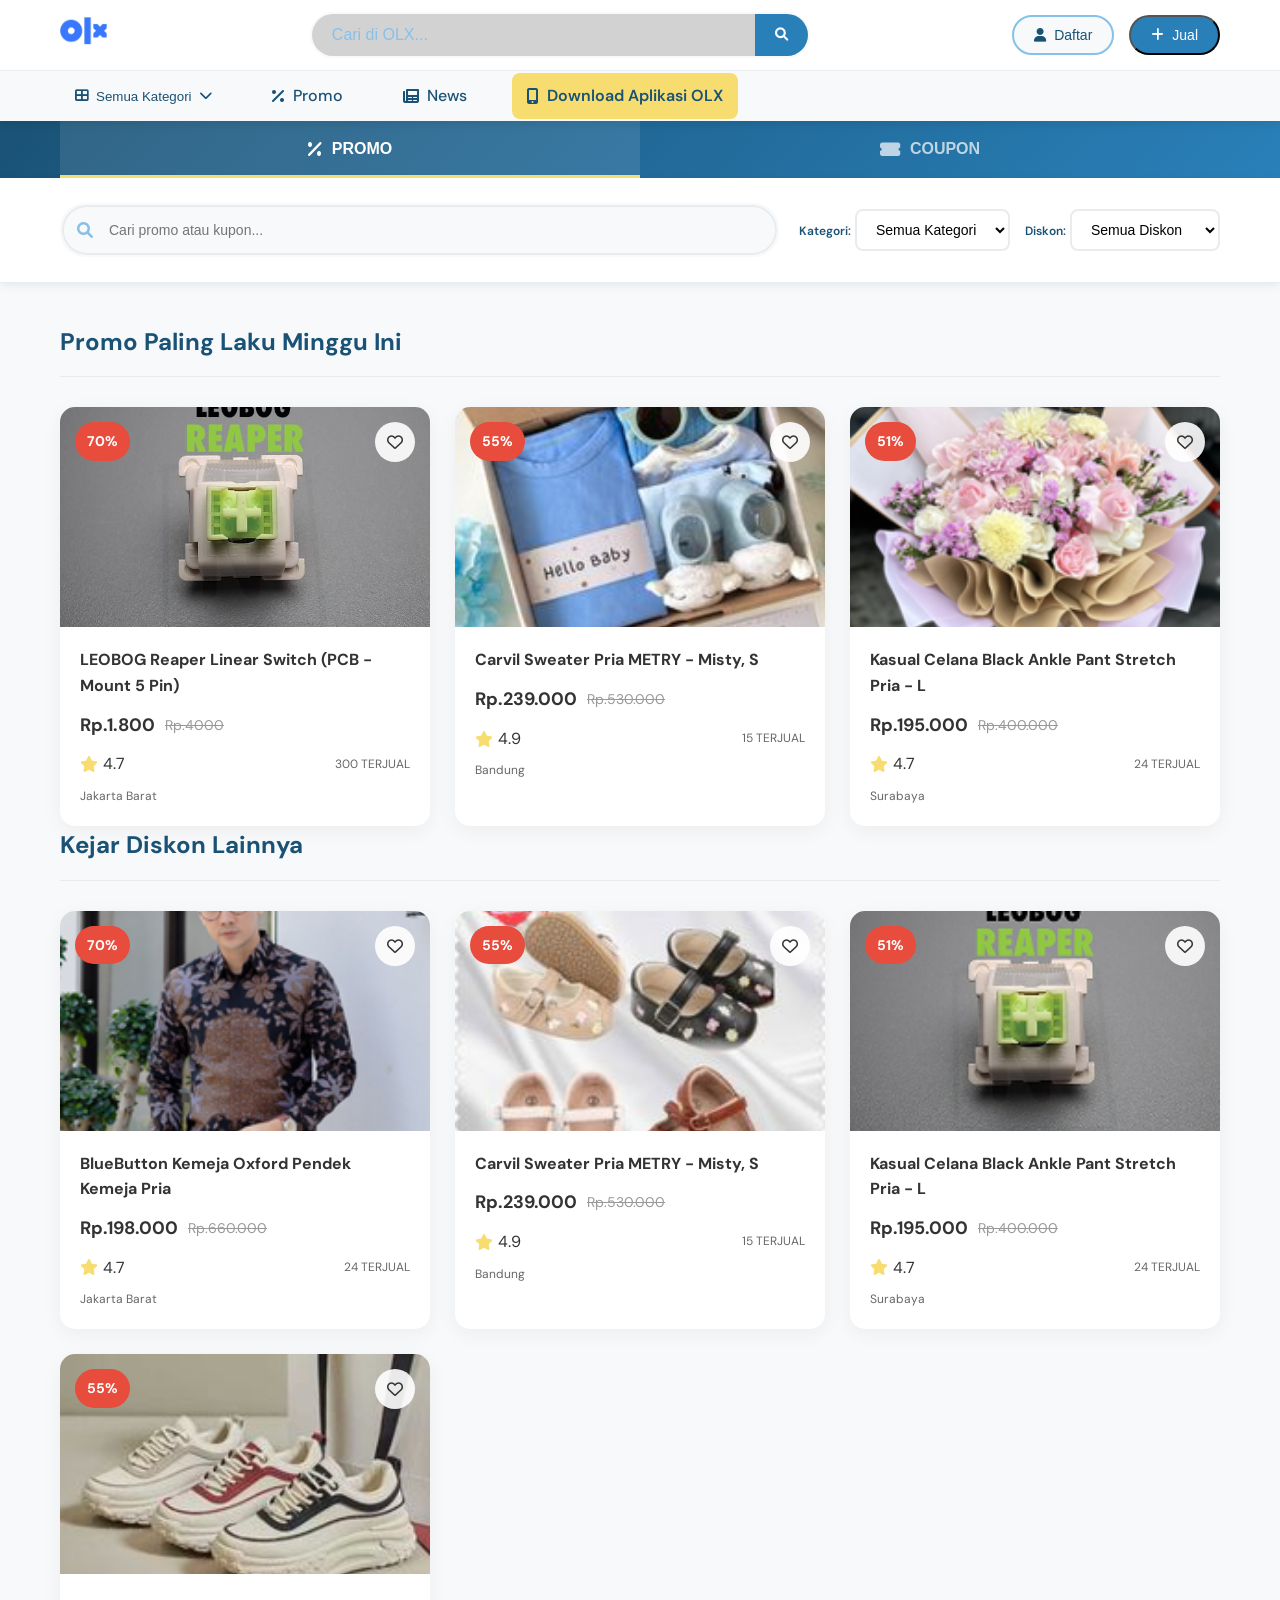
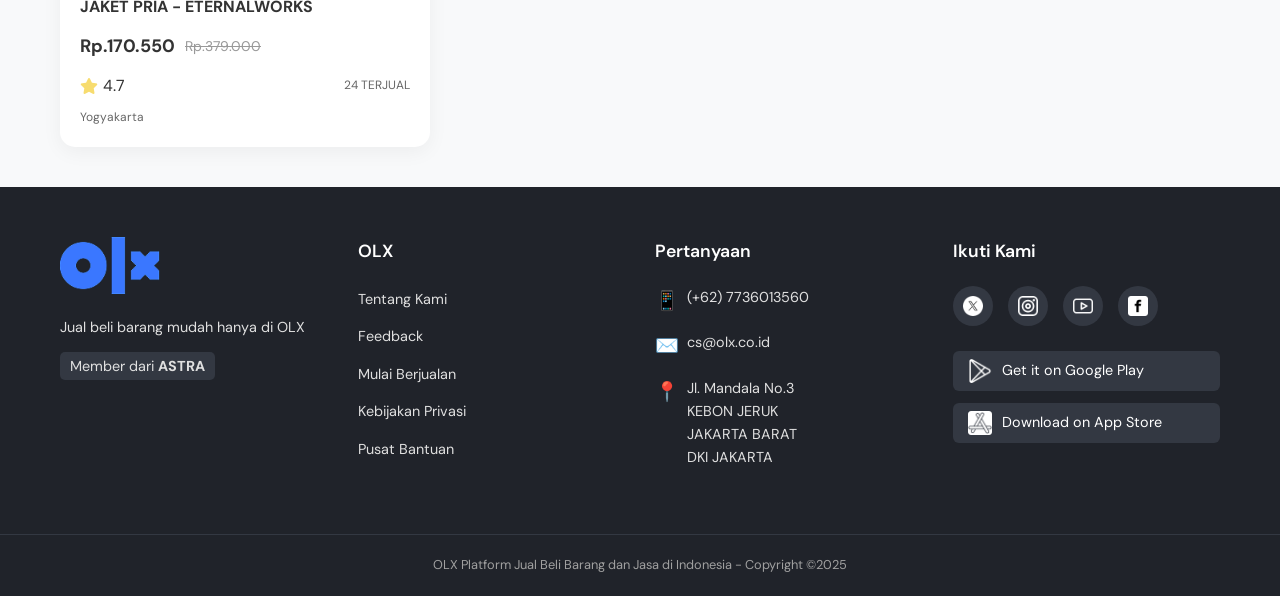
<file: promodankupon.html>
<!DOCTYPE html>
<html lang="en">
<head>
    <meta charset="UTF-8">
    <meta name="viewport" content="width=device-width, initial-scale=1.0">
    <title>Promos & Coupons</title>
    <link rel="icon" href="images/olx-logo.png" type="image/png">
    <link href="https://fonts.googleapis.com/css2?family=DM+Sans:wght@400;500;600;700&display=swap" rel="stylesheet">
    <link rel="stylesheet" href="https://cdnjs.cloudflare.com/ajax/libs/font-awesome/6.0.0/css/all.min.css">
    <link rel="stylesheet" href="navbar.css">
    <link rel="stylesheet" href="promodankupon.css">
    <link rel="stylesheet" href="footer.css">
</head>
<body>

    <div id="navbar-placeholder"></div>

    <main class="main-content">
        <section class="tab-navigation">
            <div class="container">
                <div class="tab-wrapper">
                    <button class="tab-btn active" data-tab="promo"><i class="fas fa-percentage"></i> PROMO</button>
                    <button class="tab-btn" data-tab="coupon"><i class="fas fa-ticket-alt"></i> COUPON</button>
                </div>
            </div>
        </section>

        <section class="search-filter-section">
            <div class="container">
                <div class="search-filter-wrapper">
                    <div class="search-container">
                        <div class="search-box">
                            <i class="fas fa-search"></i>
                            <input type="text" id="searchInput" placeholder="Cari promo atau kupon...">
                        </div>
                    </div>
                    <div class="filter-container">
                        <div class="filter-group">
                            <label for="categoryFilter">Kategori:</label>
                            <select id="categoryFilter">
                                <option value="">Semua Kategori</option>
                                <option value="fashion">Fashion</option>
                                <option value="elektronik">Elektronik</option>
                                <option value="otomotif">Otomotif</option>
                                <option value="properti">Properti</option>
                            </select>
                        </div>
                        <div class="filter-group">
                            <label for="discountFilter">Diskon:</label>
                            <select id="discountFilter">
                                <option value="">Semua Diskon</option>
                                <option value="50">50% ke atas</option>
                                <option value="30">30% ke atas</option>
                                <option value="10">10% ke atas</option>
                            </select>
                        </div>
                    </div>
                </div>
            </div>
        </section>

        <section id="promo-content" class="tab-content active">
            <div class="container">
                <div class="section-header">
                    <h2>Promo Paling Laku Minggu Ini</h2>
                </div>
                <div class="product-grid">
                    <div class="product-card" data-category="fashion" data-discount="70"><div class="product-image"><img src="images/sw0.jpg" alt="Blue Shirt"><div class="discount-badge">70%</div><div class="wishlist-btn"><i class="far fa-heart"></i></div></div><div class="product-info"><h3>LEOBOG Reaper Linear Switch (PCB - Mount 5 Pin)</h3><div class="price-section"><span class="current-price">Rp.1.800</span><span class="original-price">Rp.4000</span></div><div class="rating-section"><div class="stars"><i class="fas fa-star"></i><span>4.7</span></div><span class="sold">300 TERJUAL</span></div><div class="location">Jakarta Barat</div></div></div>
                    <div class="product-card" data-category="fashion" data-discount="55"><div class="product-image"><img src="images/product4.png" alt="Gray Sweater"><div class="discount-badge">55%</div><div class="wishlist-btn"><i class="far fa-heart"></i></div></div><div class="product-info"><h3>Carvil Sweater Pria METRY - Misty, S</h3><div class="price-section"><span class="current-price">Rp.239.000</span><span class="original-price">Rp.530.000</span></div><div class="rating-section"><div class="stars"><i class="fas fa-star"></i><span>4.9</span></div><span class="sold">15 TERJUAL</span></div><div class="location">Bandung</div></div></div>
                    <div class="product-card" data-category="fashion" data-discount="51"><div class="product-image"><img src="images/product1.png" alt="Black Pants"><div class="discount-badge">51%</div><div class="wishlist-btn"><i class="far fa-heart"></i></div></div><div class="product-info"><h3>Kasual Celana Black Ankle Pant Stretch Pria - L</h3><div class="price-section"><span class="current-price">Rp.195.000</span><span class="original-price">Rp.400.000</span></div><div class="rating-section"><div class="stars"><i class="fas fa-star"></i><span>4.7</span></div><span class="sold">24 TERJUAL</span></div><div class="location">Surabaya</div></div></div>
                </div>

                <div class="section-header">
                    <h2>Kejar Diskon Lainnya</h2>
                </div>
                <div class="product-grid">
                     <div class="product-card" data-category="fashion" data-discount="70"><div class="product-image"><img src="images/product3.png" alt="Blue Shirt"><div class="discount-badge">70%</div><div class="wishlist-btn"><i class="far fa-heart"></i></div></div><div class="product-info"><h3>BlueButton Kemeja Oxford Pendek Kemeja Pria</h3><div class="price-section"><span class="current-price">Rp.198.000</span><span class="original-price">Rp.660.000</span></div><div class="rating-section"><div class="stars"><i class="fas fa-star"></i><span>4.7</span></div><span class="sold">24 TERJUAL</span></div><div class="location">Jakarta Barat</div></div></div>
                    <div class="product-card" data-category="fashion" data-discount="55"><div class="product-image"><img src="images/product2.png" alt="Gray Sweater"><div class="discount-badge">55%</div><div class="wishlist-btn"><i class="far fa-heart"></i></div></div><div class="product-info"><h3>Carvil Sweater Pria METRY - Misty, S</h3><div class="price-section"><span class="current-price">Rp.239.000</span><span class="original-price">Rp.530.000</span></div><div class="rating-section"><div class="stars"><i class="fas fa-star"></i><span>4.9</span></div><span class="sold">15 TERJUAL</span></div><div class="location">Bandung</div></div></div>
                    <div class="product-card" data-category="fashion" data-discount="51"><div class="product-image"><img src="images/product6.png" alt="Black Pants"><div class="discount-badge">51%</div><div class="wishlist-btn"><i class="far fa-heart"></i></div></div><div class="product-info"><h3>Kasual Celana Black Ankle Pant Stretch Pria - L</h3><div class="price-section"><span class="current-price">Rp.195.000</span><span class="original-price">Rp.400.000</span></div><div class="rating-section"><div class="stars"><i class="fas fa-star"></i><span>4.7</span></div><span class="sold">24 TERJUAL</span></div><div class="location">Surabaya</div></div></div>
                    <div class="product-card" data-category="fashion" data-discount="55"><div class="product-image"><img src="images/product5.png" alt="Black Jacket"><div class="discount-badge">55%</div><div class="wishlist-btn"><i class="far fa-heart"></i></div></div><div class="product-info"><h3>JAKET PRIA - ETERNALWORKS</h3><div class="price-section"><span class="current-price">Rp.170.550</span><span class="original-price">Rp.379.000</span></div><div class="rating-section"><div class="stars"><i class="fas fa-star"></i><span>4.7</span></div><span class="sold">24 TERJUAL</span></div><div class="location">Yogyakarta</div></div></div>
                </div>
            </div>
        </section>

        <section id="coupon-content" class="tab-content">
            <div class="container">
                <div class="section-header">
                    <h2>Serbu Kuponnya!</h2>
                    <p>Dapatkan kupon menarik untuk berbagai kategori</p>
                </div>
                <div class="promo-grid">
                    <div class="promo-card" data-category="fashion" data-discount-min="600"><div class="promo-header"><div class="bank-logo"><img src="images/bca.png" alt="BCA"></div><div class="promo-badge">HEMAT</div></div><div class="promo-content"><h3>Diskon s.d. 600Rb</h3><p>minimal transaksi 15jt</p><div class="promo-details"><span class="category">Fashion & Lifestyle</span><span class="validity">Berlaku hingga 31 Des 2024</span></div></div><button class="promo-btn"><i class="fas fa-credit-card"></i> BCAHEMAT</button></div>
                    <div class="promo-card" data-category="elektronik" data-discount-min="50"><div class="promo-header"><div class="bank-logo"><img src="images/mandiri.png" alt="Mandiri"></div><div class="promo-badge">CASHBACK</div></div><div class="promo-content"><h3>Cashback 50%</h3><p>maksimal 200Rb</p><div class="promo-details"><span class="category">Elektronik</span><span class="validity">Berlaku hingga 25 Des 2024</span></div></div><button class="promo-btn"><i class="fas fa-mobile-alt"></i> MANDIRI E-MONEY</button></div>
                    <div class="promo-card" data-category="semua kategori" data-discount-min="0"><div class="promo-header"><div class="bank-logo"><img src="images/bni.png" alt="BNI"></div><div class="promo-badge">GRATIS</div></div><div class="promo-content"><h3>Gratis Ongkir</h3><p>untuk semua kategori</p><div class="promo-details"><span class="category">Semua Kategori</span><span class="validity">Berlaku hingga 30 Des 2024</span></div></div><button class="promo-btn"><i class="fas fa-shipping-fast"></i> BNI DEBIT</button></div>
                    <div class="promo-card" data-category="otomotif" data-discount-min="75"><div class="promo-header"><div class="bank-logo"><img src="images/bri.png" alt="BRI"></div><div class="promo-badge">SPESIAL</div></div><div class="promo-content"><h3>Diskon 75%</h3><p>minimal transaksi 5jt</p><div class="promo-details"><span class="category">Otomotif</span><span class="validity">Berlaku hingga 28 Des 2024</span></div></div><button class="promo-btn"><i class="fas fa-car"></i> BRI CREDIT</button></div>
                    <div class="promo-card" data-category="properti" data-discount-min="30"><div class="promo-header"><div class="bank-logo"><img src="images/bsi.png" alt="BSI"></div><div class="promo-badge">CASHBACK</div></div><div class="promo-content"><h3>Cashback 30%</h3><p>maksimal 150Rb</p><div class="promo-details"><span class="category">Properti</span><span class="validity">Berlaku hingga 31 Des 2024</span></div></div><button class="promo-btn"><i class="fas fa-home"></i> GOPAY </button></div>
                    <div class="promo-card" data-category="fashion" data-discount-min="0"><div class="promo-header"><div class="bank-logo"><img src="images/ovo.png" alt="OVO"></div><div class="promo-badge">BONUS</div></div><div class="promo-content"><h3>Bonus Poin 2x</h3><p>setiap transaksi</p><div class="promo-details"><span class="category">Fashion</span><span class="validity">Berlaku hingga 29 Des 2024</span></div></div><button class="promo-btn"><i class="fas fa-star"></i> OVO POINTS</button></div>
                </div>
            </div>
        </section>
    </main>

    <div id="footer-placeholder"></div>

    <script src="navbar.js"></script>
    <script src="footer.js"></script>
    <script src="promodankupon.js"></script>

</body>
</html>
</file>
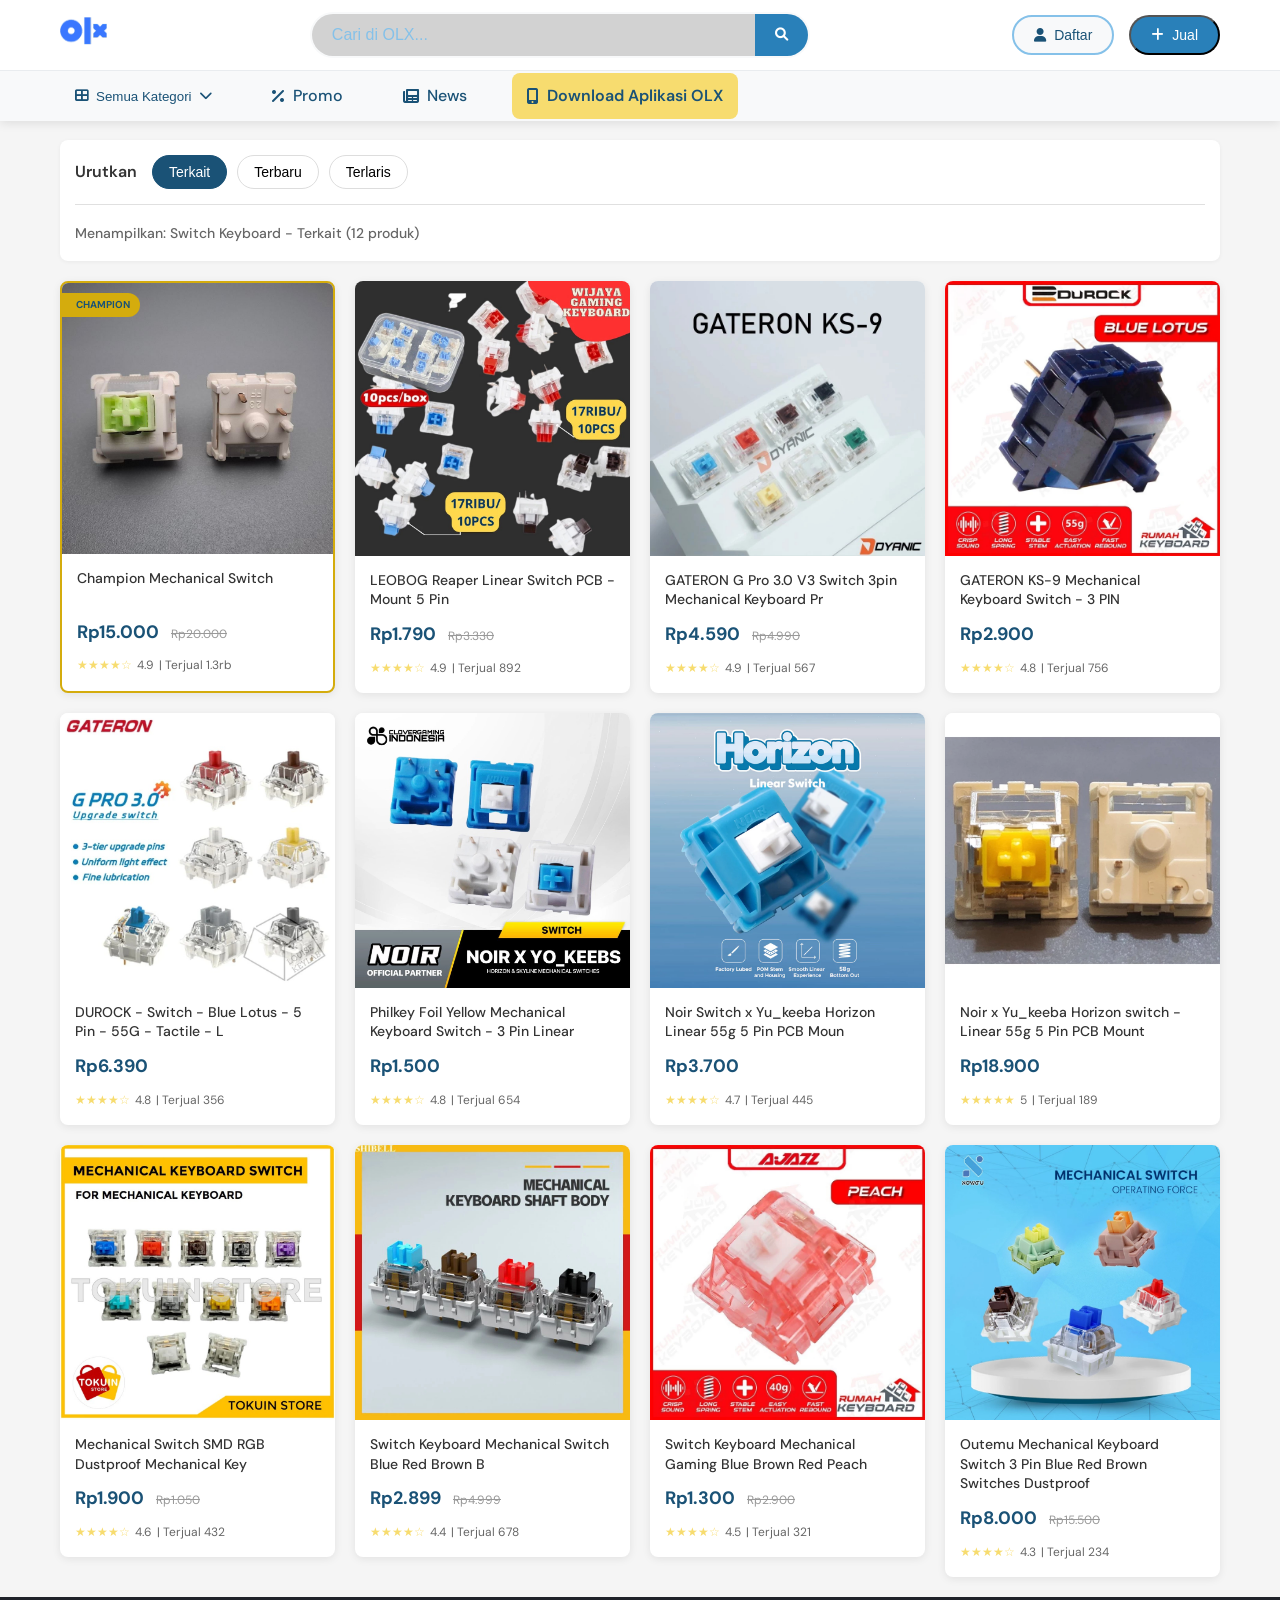
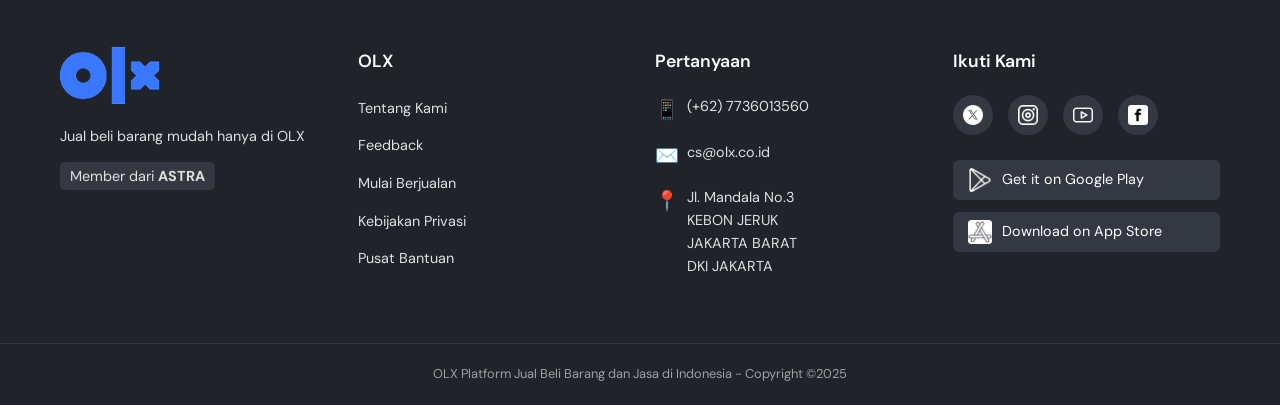
<file: search.html>
<!DOCTYPE html>
<html lang="id">
<head>
    <meta charset="UTF-8">
    <meta name="viewport" content="width=device-width, initial-scale=1.0">
    <title>Products</title>
    <link rel="icon" href="images/olx-logo.png" type="image/png">
    <link href="https://fonts.googleapis.com/css2?family=DM+Sans:wght@400;500;600;700&display=swap" rel="stylesheet">
    <link rel="stylesheet" href="https://cdnjs.cloudflare.com/ajax/libs/font-awesome/6.0.0/css/all.min.css">
    <link rel="stylesheet" href="navbar.css">
    <link rel="stylesheet" href="footer.css">
    <link rel="stylesheet" href="search.css">
</head>
<body>

    <div id="navbar-placeholder"></div>

    <div class="container">
        <header class="header">
            <div class="sort-section">
                <span class="sort-label">Urutkan</span>
                <div class="filter-buttons">
                    <button class="filter-btn active" data-filter="terkait">Terkait</button>
                    <button class="filter-btn" data-filter="terbaru">Terbaru</button>
                    <button class="filter-btn" data-filter="terlaris">Terlaris</button>
                </div>
            </div>
            
            <div class="showing-section">
                <span class="showing-text" id="showingText">Showing: Switch Keyboard</span>
            </div>
        </header>

        <main class="main-content">
            <div class="products-grid" id="productsGrid">
                </div>
        </main>
    </div>

    <div id="footer-placeholder"></div>

    <script src="navbar.js"></script>
    <script src="footer.js"></script>
    <script src="search.js"></script>

</body>
</html>
</file>
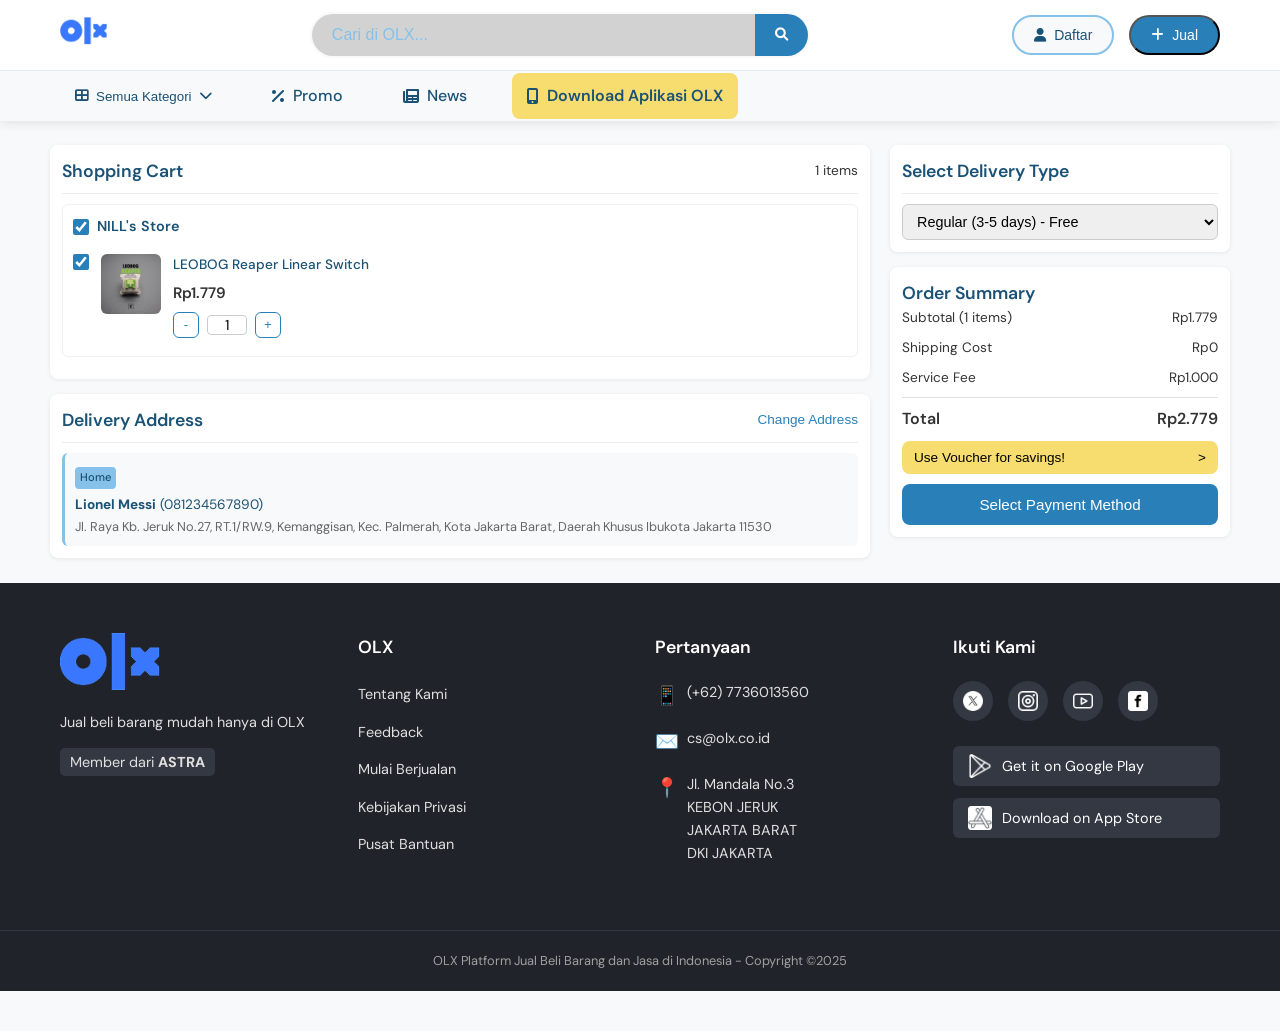
<file: src/checkout.html>
<!DOCTYPE html>
<html lang="en">
<head>
    <meta charset="UTF-8">
    <meta name="viewport" content="width=device-width, initial-scale=1.0">
    <title>Checkout</title> 
    <link rel="icon" href="../images/olx-logo.png" type="image/png">
    <link rel="preconnect" href="https://fonts.googleapis.com">
    <link rel="preconnect" href="https://fonts.gstatic.com" crossorigin>
    <link href="https://fonts.googleapis.com/css2?family=DM+Sans:wght@400;500;600;700&display=swap" rel="stylesheet">
    <link rel="stylesheet" href="https://cdnjs.cloudflare.com/ajax/libs/font-awesome/6.0.0/css/all.min.css">
    <link rel="stylesheet" href="checkout.css">
    <link rel="stylesheet" href="navbar.css">
    <link rel="stylesheet" href="footer.css">
</head>
<body>
    <div id="navbar-placeholder"></div>
    
    <main class="checkout-container">
        
        <div class="checkout-details">
            <section class="cart-section">
                <div class="section-header">
                    <h2>Shopping Cart</h2>
                    <span class="item-count" id="cartItemCount">1 item</span>
                </div>
                
                <div class="cart-items">
                    <div class="store-group">
                        <div class="store-header">
                            <input type="checkbox" id="select-all-store-nills" class="checkbox store-select-all" checked>
                            <label for="select-all-store-nills" class="store-name">NILL's Store</label>
                        </div>
                        
                        <div class="cart-item">
                            <input type="checkbox" id="item1" class="checkbox item-checkbox" checked>
                            <div class="item-image">
                                <img src="/images/leobogreaper.jpeg" alt="LEOBOG Reaper Linear Switch" onerror="this.onerror=null; this.src='https://placehold.co/80x80/cccccc/333333?text=Reaper';">
                            </div>
                            <div class="item-details">
                                <h3>LEOBOG Reaper Linear Switch</h3>
                                <div class="item-price">
                                    <span class="current-price" data-price="1779">Rp1.779</span>
                                </div>
                                <div class="quantity-controls">
                                    <button class="qty-btn minus" aria-label="Decrease quantity">-</button>
                                    <input type="number" class="quantity" value="1" min="1">
                                    <button class="qty-btn plus" aria-label="Increase quantity">+</button>
                                </div>
                            </div>
                        </div>
                    </div>
                </div>
            </section>

            <section class="address-section">
                <div class="section-header">
                    <h2>Delivery Address</h2>
                    <button class="change-address-btn">Change Address</button>
                </div>
                
                <div class="address-card">
                    <div class="address-type">Home</div>
                    <div class="recipient-info">
                        <strong id="recipientName">Lionel Messi</strong> (<span id="recipientPhone">081234567890</span>)
                    </div>
                    <div class="address-details" id="recipientAddress">
                        Jl. Raya Kb. Jeruk No.27, RT.1/RW.9, Kemanggisan, Kec. Palmerah, Kota Jakarta Barat, Daerah Khusus Ibukota Jakarta 11530
                    </div>
                </div>
            </section>
        </div> 

        <div class="sidebar">
            <section class="delivery-section">
                <div class="section-header">
                    <h2>Select Delivery Type</h2>
                </div>
                <div class="delivery-options">
                    <select class="delivery-select" id="deliveryType">
                        <option value="0" data-cost="0">Regular (3-5 days) - Free</option>
                        <option value="15000" data-cost="15000">Next Day (1 day) - Rp15.000</option>
                        <option value="25000" data-cost="25000">Same Day (4-8 hours) - Rp25.000</option>
                        <option value="50000" data-cost="50000">Instant (1-2 hours) - Rp50.000</option>
                    </select>
                </div>
            </section>

            <aside class="order-summary">
                <div class="summary-header">
                    <h3>Order Summary</h3>
                </div>
                <div class="summary-details">
                    <div class="summary-row">
                        <span>Subtotal (<span id="summaryItemCount">1</span> items)</span>
                        <span id="summarySubtotal">Rp1.779</span>
                    </div>
                    <div class="summary-row">
                        <span>Shipping Cost</span>
                        <span id="summaryShippingCost">Rp0</span>
                    </div>
                    <div class="summary-row">
                        <span>Service Fee</span>
                        <span id="summaryServiceFee">Rp1.000</span> 
                    </div>
                    <div class="summary-row voucher-discount-row" style="display: none;">
                        <span id="voucherDiscountLabel">Voucher</span>
                        <span id="summaryVoucherDiscount">-Rp0</span>
                    </div>
                    <div class="summary-divider"></div>
                    <div class="summary-row total">
                        <span>Total</span>
                        <span id="summaryTotal">Rp2.779</span>
                    </div>
                </div>
                <div class="voucher-section">
                    <button class="voucher-btn" id="useVoucherBtn">
                        <span>Use Voucher for savings!</span>
                        <span class="arrow" id="voucherArrow">></span>
                    </button>
                </div>
                <button class="checkout-btn" id="checkoutBtn">
                    Select Payment Method
                </button>
            </aside>
        </div>
    </main>

    <div id="footer-placeholder"></div>

    <div class="modal-overlay" id="voucherModal">
        <div class="modal-content">
            <div class="modal-header">
                <h3>Select Voucher</h3>
                <button class="close-btn">&times;</button>
            </div>
            <div class="voucher-list">
                <label class="voucher-option">
                    <input type="radio" name="voucher" value="10_percent" data-type="percent" data-value="10">
                    <div class="voucher-details"><strong>Diskon 10%</strong><span>Min. spend Rp50.000, up to Rp10.000</span></div>
                </label>
                <label class="voucher-option">
                    <input type="radio" name="voucher" value="5000_fixed" data-type="fixed" data-value="5000">
                    <div class="voucher-details"><strong>Potongan Rp5.000</strong><span>No min. spend</span></div>
                </label>
            </div>
            <button class="confirm-payment-btn" id="applyVoucherBtn">Apply Voucher</button>
        </div>
    </div>

    <div class="modal-overlay" id="addressModal">
        <div class="modal-content">
            <div class="modal-header">
                <h3>Edit Delivery Address</h3>
                <button class="close-btn">&times;</button>
            </div>
            <form id="addressForm">
                <div class="form-group"><label for="inputRecipientName">Recipient Name</label><input type="text" id="inputRecipientName" required></div>
                <div class="form-group"><label for="inputRecipientPhone">Phone Number</label><input type="tel" id="inputRecipientPhone" required></div>
                <div class="form-group"><label for="inputRecipientAddress">Full Address</label><textarea id="inputRecipientAddress" rows="4" required></textarea></div>
                <button type="submit" class="confirm-payment-btn">Save Address</button>
            </form>
        </div>
    </div>
    
    <div class="modal-overlay" id="processingModal">
        <div class="modal-content processing-modal">
            <div class="spinner"></div>
            <h3>Processing your order...</h3>
            <p>Please wait a moment.</p>
        </div>
    </div>
    
    <div class="modal-overlay" id="paymentModal">
        <div class="modal-content">
            <div class="modal-header">
                <h3>Choose Payment Method</h3>
                <button class="close-btn" aria-label="Close payment modal">&times;</button>
            </div>
            <div class="payment-methods">
                <div class="payment-category">
                    <h4>QRIS</h4>
                    <p class="payment-limit">Min. Transaction Rp1, Max. Transaction Rp10.000.000</p>
                    <div class="payment-option">
                        <input type="radio" id="qris" name="payment_method" value="qris">
                        <label for="qris" class="payment-label">
                            <div class="payment-logo qris-logo"><img src="../images/qris.png" alt="QRIS Logo"></div>
                            <span>QRIS</span>
                        </label>
                    </div>
                </div>
                <div class="payment-category">
                    <h4>E-Wallet</h4>
                    <p class="payment-limit">Min. Transaction Rp1</p>
                    <div class="payment-option">
                        <input type="radio" id="shopee" name="payment_method" value="shopee">
                        <label for="shopee" class="payment-label">
                            <div class="payment-logo shopee-logo"><img src="../images/spay.png" alt="ShopeePay Logo"></div>
                            <span>ShopeePay E-Wallet</span>
                        </label>
                    </div>
                    <div class="payment-option">
                        <input type="radio" id="ovo" name="payment_method" value="ovo">
                        <label for="ovo" class="payment-label">
                            <div class="payment-logo ovo-logo"><img src="../images/ovo.png" alt="OVO Logo"></div>
                            <span>OVO E-Wallet</span>
                        </label>
                    </div>
                </div>
                 <div class="payment-category">
                    <h4>Virtual Account</h4>
                    <div class="payment-option">
                        <input type="radio" id="bca_va" name="payment_method" value="bca_va">
                        <label for="bca_va" class="payment-label">
                            <div class="payment-logo bca-logo"><img src="../images/bca.png" alt="BCA Logo"></div>
                            <span>BCA Virtual Account</span>
                        </label>
                    </div>
                </div>
            </div>
            <button class="confirm-payment-btn" id="confirmPaymentBtn">Confirm Payment</button>
        </div>
    </div>

    <div class="modal-overlay" id="confirmationModal">
        <div class="modal-content confirmation-modal">
            <div class="modal-header">
                <h3>Confirm Your Payment</h3>
                 <button class="close-btn" aria-label="Close confirmation modal">&times;</button>
            </div>
            <p>You are about to pay the total amount for your order.</p>
            <div class="order-number" id="confirmationTotal"></div>
            <p id="confirmationPaymentMethod"></p>
            <div class="confirmation-actions">
                 <button class="continue-btn cancel" id="cancelFinalPaymentBtn">Cancel</button>
                 <button class="continue-btn" id="confirmFinalPaymentBtn">Pay Now</button>
            </div>
        </div>
    </div>
    
    <div class="modal-overlay" id="successModal">
        <div class="modal-content confirmation-modal">
            <div class="confirmation-icon">
                 <svg xmlns="http://www.w3.org/2000/svg" viewBox="0 0 52 52"><circle cx="26" cy="26" r="25" fill="#2980B9"/><path fill="none" stroke="#FFF" stroke-width="3" d="M14.1 27.2l7.1 7.2 16.7-16.8"/></svg>
            </div>
            <h3>Order Confirmed!</h3>
            <p>Your order has been successfully placed.</p>
            <button class="continue-btn" onclick="window.location.href='index.html'">Continue Shopping</button>
        </div>
    </div>

    <script src="navbar.js"></script>
    <script src="footer.js"></script>
    <script src="checkout.js"></script>
</body>
</html>
</file>
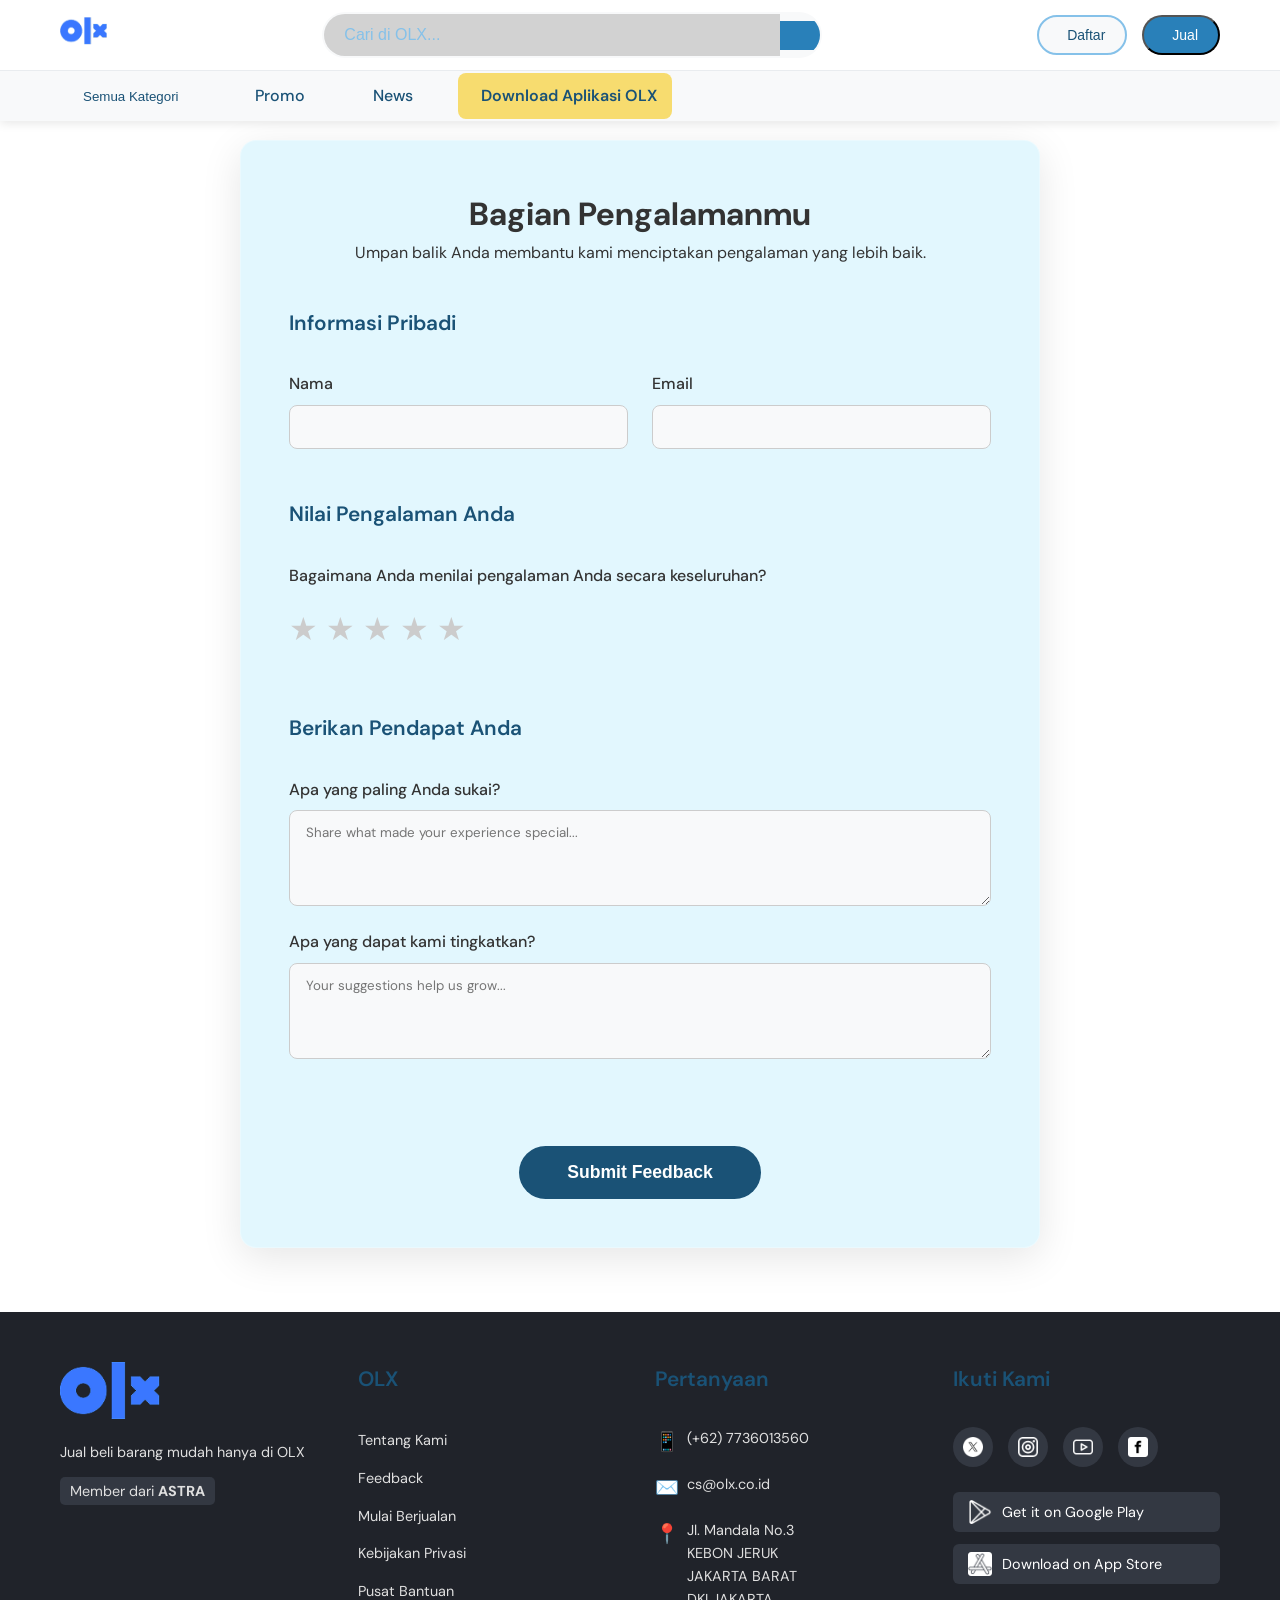
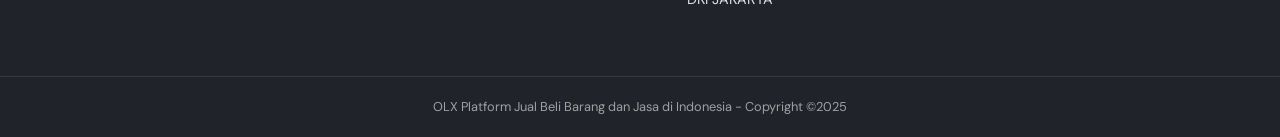
<file: src/feedback.html>
<!DOCTYPE html>
<html lang="en">
<head>
    <meta charset="UTF-8">
    <meta name="viewport" content="width=device-width, initial-scale=1.0">
    <title>Feedback</title>
    <link rel="icon" href="../images/olx-logo.png" type="image/png">
    <link rel="preconnect" href="https://fonts.googleapis.com">
    <link rel="preconnect" href="https://fonts.gstatic.com" crossorigin>
    <link href="https://fonts.googleapis.com/css2?family=DM+Sans:wght@400;500;600;700&display=swap" rel="stylesheet">
    
    <link rel="stylesheet" href="navbar.css">
    <link rel="stylesheet" href="footer.css">
    <link rel="stylesheet" href="feedback.css">
</head>
<body>
    <div id="navbar-placeholder"></div>

    <main class="main-content">
        <div class="feedback-container">
            <div class="form-header">
                <h1 class="form-title">Bagian Pengalamanmu</h1>
                <p class="form-subtitle">Umpan balik Anda membantu kami menciptakan pengalaman yang lebih baik.</p>
            </div>
            <form class="feedback-form" id="feedbackForm" novalidate>
                <div class="form-section">
                    <h3 class="section-title">Informasi Pribadi</h3>
                    <div class="input-group">
                        <div class="input-field">
                            <label for="fullName">Nama</label>
                            <input type="text" id="fullName" name="fullName" required>
                            <span class="error-message" id="nameError"></span>
                        </div>
                        <div class="input-field">
                            <label for="email">Email</label>
                            <input type="email" id="email" name="email" required>
                            <span class="error-message" id="emailError"></span>
                        </div>
                    </div>
                </div>
                <div class="form-section">
                    <h3 class="section-title">Nilai Pengalaman Anda</h3>
                    <div class="rating-group">
                        <label class="rating-label">Bagaimana Anda menilai pengalaman Anda secara keseluruhan?</label>
                        <div class="star-rating" data-rating-name="overallRating">
                            <span class="star" data-value="1">★</span><span class="star" data-value="2">★</span><span class="star" data-value="3">★</span><span class="star" data-value="4">★</span><span class="star" data-value="5">★</span>
                        </div>
                        <input type="hidden" name="overallRating" id="overallRating" required>
                        <span class="error-message" id="overallRatingError"></span>
                    </div>
                </div>
                <div class="form-section">
                    <h3 class="section-title">Berikan Pendapat Anda</h3>
                    <div class="input-field">
                        <label for="positiveExperience">Apa yang paling Anda sukai?</label>
                        <textarea id="positiveExperience" name="positiveExperience" rows="4" placeholder="Share what made your experience special..." required minlength="10"></textarea>
                        <span class="error-message" id="positiveExperienceError"></span>
                    </div>
                    <div class="input-field">
                        <label for="improvements">Apa yang dapat kami tingkatkan?</label>
                        <textarea id="improvements" name="improvements" rows="4" placeholder="Your suggestions help us grow..." required minlength="10"></textarea>
                        <span class="error-message" id="improvementsError"></span>
                    </div>
                </div>
                <div class="submit-section">
                    <button type="submit" class="submit-btn" id="submitBtn">
                        <span class="btn-text">Submit Feedback</span>
                        <span class="btn-loader"></span>
                    </button>
                </div>
            </form>
        </div>
    </main>
    
    <div class="popup-overlay" id="thankYouPopup">
        <div class="popup-content">
            <div class="popup-icon">✓</div>
            <h2>Thank You!</h2>
            <p>Your feedback has been submitted successfully.</p>
            <div class="popup-timer">
                <span>Redirecting in <span id="countdown">3</span> seconds...</span>
            </div>
        </div>
    </div>

    <div id="footer-placeholder"></div>

    <script src="navbar.js"></script>
    <script src="footer.js"></script>
    <script src="feedback.js"></script>

</body>
</html>
</file>
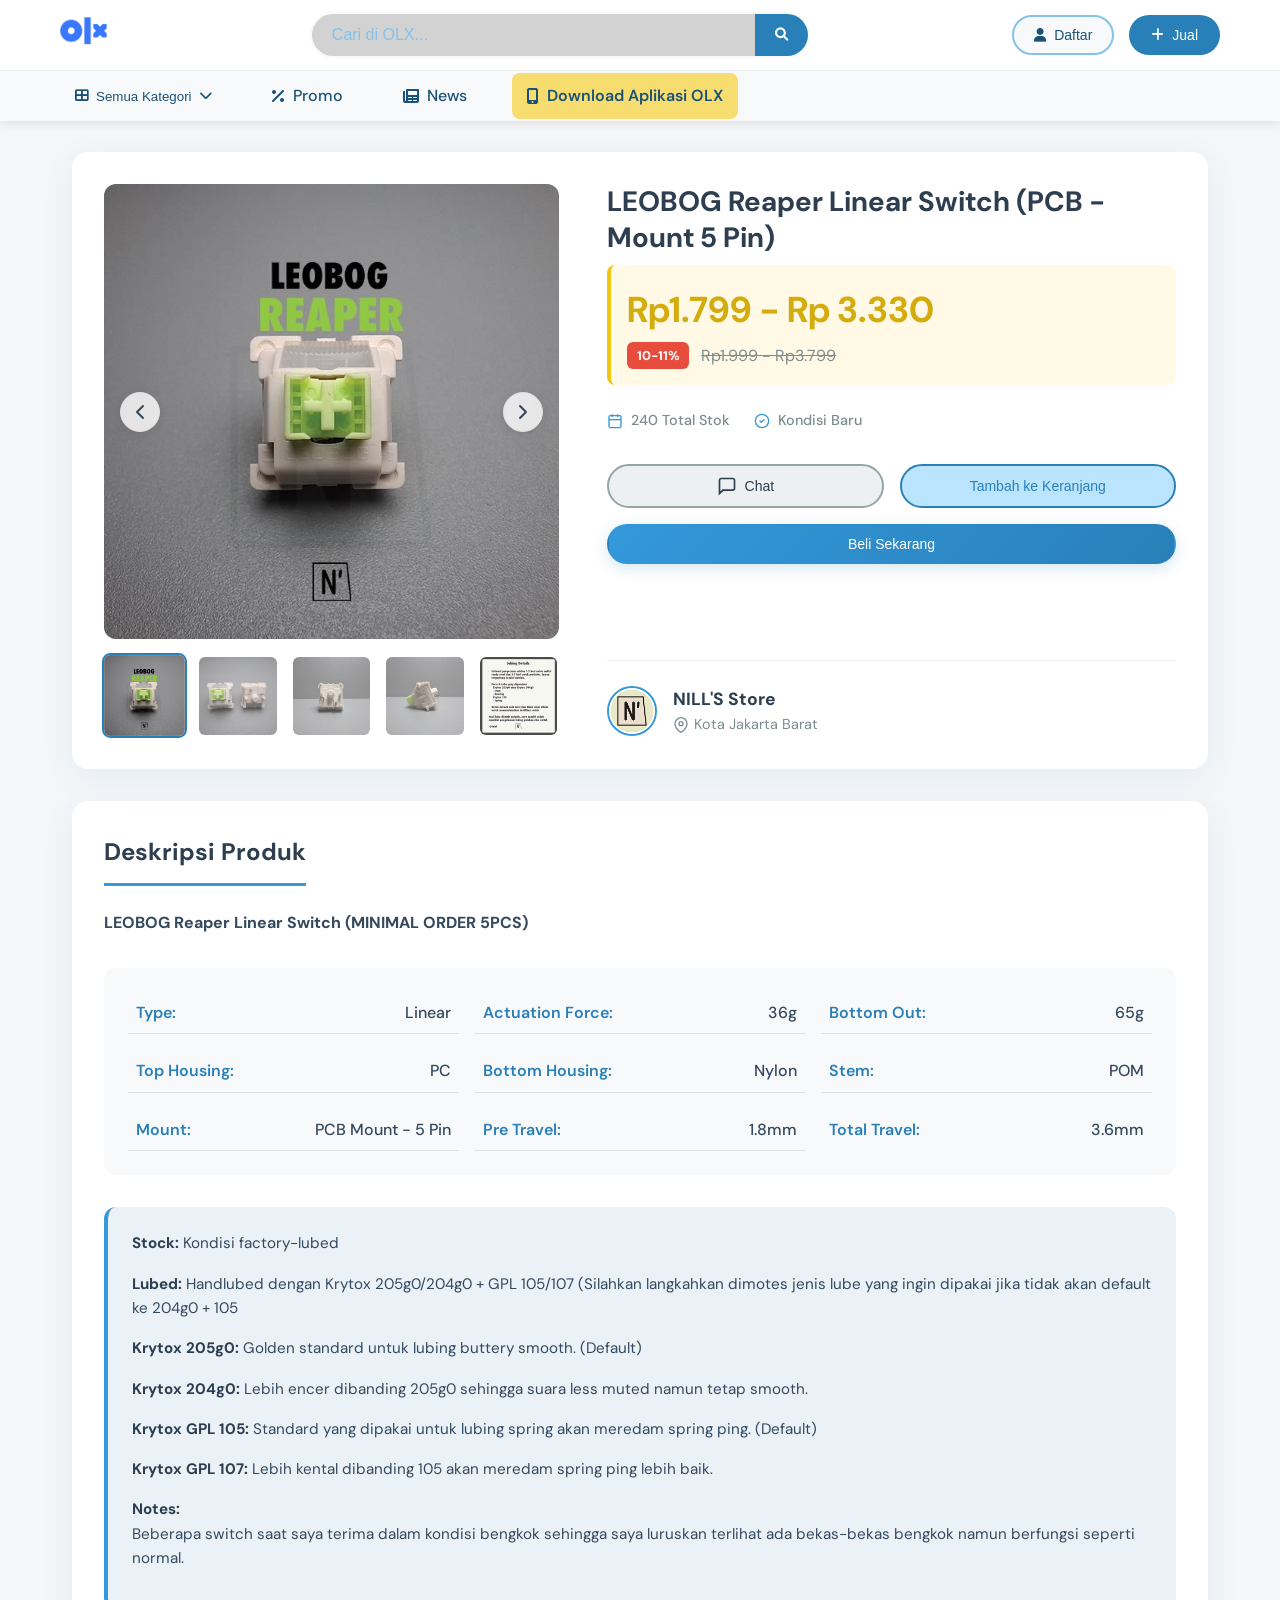
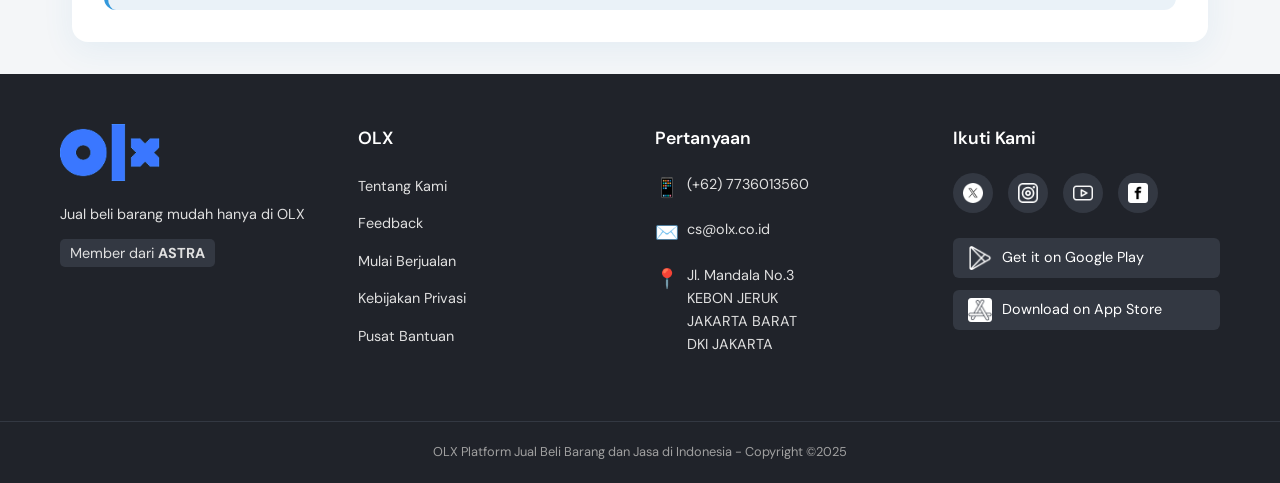
<file: src/product.html>
<!DOCTYPE html>
<html lang="en">
<head>
    <meta charset="UTF-8">
    <meta name="viewport" content="width=device-width, initial-scale=1.0">
    <title>LEOBOG Reaper Linear Switch - Product Page</title>
    <link rel="icon" href="../images/olx-logo.png" type="image/png">
    <link href="https://fonts.googleapis.com/css2?family=DM+Sans:wght@400;500;700&display=swap" rel="stylesheet">
    <link rel="stylesheet" href="https://cdnjs.cloudflare.com/ajax/libs/font-awesome/6.0.0/css/all.min.css">
    
    <link rel="stylesheet" href="product.css">
    <link rel="stylesheet" href="navbar.css">
    <link rel="stylesheet" href="footer.css">

</head>
<body>

    <div id="navbar-placeholder"></div>

    <main class="product-page-container">
        <div class="product-main-view">
            <section class="product-gallery">
                <div class="main-image-container">
                    <button class="nav-btn prev-btn" aria-label="Previous image">
                        <svg width="24" height="24" viewBox="0 0 24 24" fill="none" xmlns="http://www.w3.org/2000/svg"><path d="M15 18L9 12L15 6" stroke="currentColor" stroke-width="2" stroke-linecap="round" stroke-linejoin="round"/></svg>
                    </button>
                    <div class="main-image">
                        <img src="../images/sw0.jpg" alt="LEOBOG Reaper Linear Switch" id="mainProductImage" onerror="this.onerror=null; this.src='https://placehold.co/600x600/e9ecef/333333?text=Image+Not+Found';">
                    </div>
                    <button class="nav-btn next-btn" aria-label="Next image">
                        <svg width="24" height="24" viewBox="0 0 24 24" fill="none" xmlns="http://www.w3.org/2000/svg"><path d="M9 6L15 12L9 18" stroke="currentColor" stroke-width="2" stroke-linecap="round" stroke-linejoin="round"/></svg>
                    </button>
                </div>
                <div class="thumbnail-gallery">
                    <img src="../images/sw0.jpg" alt="Product view 1" class="thumbnail active" data-src="../images/sw0.jpg" onerror="this.style.display='none'" />
                    <img src="../images/sw4.jpg" alt="Product view 2" class="thumbnail" data-src="../images/sw4.jpg" onerror="this.style.display='none'" />
                    <img src="../images/sw2.jpg" alt="Product view 3" class="thumbnail" data-src="../images/sw2.jpg" onerror="this.style.display='none'" />
                    <img src="../images/sw3.jpg" alt="Product view 4" class="thumbnail" data-src="../images/sw3.jpg" onerror="this.style.display='none'" />
                    <img src="../images/sw1.jpg" alt="Product specifications" class="thumbnail" data-src="../images/sw1.jpg" onerror="this.style.display='none'" />
                </div>
            </section>

            <section class="product-purchase-info">
                 <div class="product-header">
                    <h1 class="product-title">LEOBOG Reaper Linear Switch (PCB - Mount 5 Pin)</h1>
                    <div class="price-section">
                        <div class="current-price">Rp1.799 - Rp 3.330</div>
                        <div class="price-info">
                            <span class="discount-badge">10-11%</span>
                            <span class="original-price">Rp1.999 - Rp3.799</span>
                        </div>
                    </div>
                    <div class="product-meta">
                        <div class="meta-item">
                            <svg width="16" height="16" viewBox="0 0 24 24" fill="none" xmlns="http://www.w3.org/2000/svg"><rect x="3" y="4" width="18" height="18" rx="2" ry="2" stroke="currentColor" stroke-width="2"/><line x1="16" y1="2" x2="16" y2="6" stroke="currentColor" stroke-width="2"/><line x1="8" y1="2" x2="8" y2="6" stroke="currentColor" stroke-width="2"/><line x1="3" y1="10" x2="21" y2="10" stroke="currentColor" stroke-width="2"/></svg>
                            <span>240 Total Stok</span>
                        </div>
                        <div class="meta-item">
                            <svg width="16" height="16" viewBox="0 0 24 24" fill="none" xmlns="http://www.w3.org/2000/svg"><path d="M9 12L11 14L15 10" stroke="currentColor" stroke-width="2" stroke-linecap="round" stroke-linejoin="round"/><circle cx="12" cy="12" r="10" stroke="currentColor" stroke-width="2"/></svg>
                            <span>Kondisi Baru</span>
                        </div>
                    </div>
                </div>

                <div class="action-buttons">
                    <button class="btn btn-secondary chat-btn" id="chatWithOwnerBtn">
                        <svg width="20" height="20" viewBox="0 0 24 24" fill="none" xmlns="http://www.w3.org/2000/svg"><path d="M21 15C21 15.5304 20.7893 16.0391 20.4142 16.4142C20.0391 16.7893 19.5304 17 19 17H7L3 21V5C3 4.46957 3.21071 3.96086 3.58579 3.58579C3.96086 3.21071 4.46957 3 5 3H19C19.5304 3 20.0391 3.21071 20.4142 3.58579C20.7893 3.96086 21 4.46957 21 5V15Z" stroke="currentColor" stroke-width="2"/></svg>
                        Chat
                    </button>
                    <button class="btn btn-outline add-cart-btn">Tambah ke Keranjang</button>
                    <button class="btn btn-primary buy-btn">Beli Sekarang</button>
                </div>

                <div class="store-info">
                    <div class="store-avatar">
                        <img src="../images/store-logo.png" alt="NILL'S Store" onerror="this.onerror=null; this.src='https://placehold.co/80x80/1A5276/FFFFFF?text=Store';">
                    </div>
                    <div class="store-details">
                        <h3 class="store-name">NILL'S Store</h3>
                        <div class="store-location">
                            <svg width="16" height="16" viewBox="0 0 24 24" fill="none" xmlns="http://www.w3.org/2000/svg"><path d="M21 10C21 17 12 23 12 23S3 17 3 10C3 5.02944 7.02944 1 12 1C16.9706 1 21 5.02944 21 10Z" stroke="currentColor" stroke-width="2"/><circle cx="12" cy="10" r="3" stroke="currentColor" stroke-width="2"/></svg>
                            Kota Jakarta Barat
                        </div>
                    </div>
                </div>
            </section>
        </div>

        <section class="full-width-details">
            <h2>Deskripsi Produk</h2>
            <div class="description-content">
                <p><strong>LEOBOG Reaper Linear Switch (MINIMAL ORDER 5PCS)</strong></p>
                <div class="specs-grid">
                    <div class="spec-item"><span class="spec-label">Type:</span><span class="spec-value">Linear</span></div>
                    <div class="spec-item"><span class="spec-label">Actuation Force:</span><span class="spec-value">36g</span></div>
                    <div class="spec-item"><span class="spec-label">Bottom Out:</span><span class="spec-value">65g</span></div>
                    <div class="spec-item"><span class="spec-label">Top Housing:</span><span class="spec-value">PC</span></div>
                    <div class="spec-item"><span class="spec-label">Bottom Housing:</span><span class="spec-value">Nylon</span></div>
                    <div class="spec-item"><span class="spec-label">Stem:</span><span class="spec-value">POM</span></div>
                    <div class="spec-item"><span class="spec-label">Mount:</span><span class="spec-value">PCB Mount - 5 Pin</span></div>
                    <div class="spec-item"><span class="spec-label">Pre Travel:</span><span class="spec-value">1.8mm</span></div>
                    <div class="spec-item"><span class="spec-label">Total Travel:</span><span class="spec-value">3.6mm</span></div>
                </div>
                <div class="additional-info">
                    <p><strong>Stock:</strong> Kondisi factory-lubed</p>
                    <p><strong>Lubed:</strong> Handlubed dengan Krytox 205g0/204g0 + GPL 105/107 (Silahkan langkahkan dimotes jenis lube yang ingin dipakai jika tidak akan default ke 204g0 + 105</p>
                    <p><strong>Krytox 205g0:</strong> Golden standard untuk lubing buttery smooth. (Default)</p>
                    <p><strong>Krytox 204g0:</strong> Lebih encer dibanding 205g0 sehingga suara less muted namun tetap smooth.</p>
                    <p><strong>Krytox GPL 105:</strong> Standard yang dipakai untuk lubing spring akan meredam spring ping. (Default)</p>
                    <p><strong>Krytox GPL 107:</strong> Lebih kental dibanding 105 akan meredam spring ping lebih baik.</p>
                    <p><strong>Notes:</strong><br>Beberapa switch saat saya terima dalam kondisi bengkok sehingga saya luruskan terlihat ada bekas-bekas bengkok namun berfungsi seperti normal.</p>
                </div>
            </div>
        </section>
    </main>

    <div id="footer-placeholder"></div>

    <div id="chatPopup" class="chat-popup-overlay">
        <div class="chat-popup-content">
            <div class="chat-header">
                <h3>Chat with NILL'S Store</h3>
                <button id="closeChatPopup" class="chat-popup-close-btn" aria-label="Close chat">&times;</button>
            </div>
            <div class="chat-messages-container">
                <div class="chat-message seller-message">
                    <p>Hello! How can I help you with the LEOBOG Reaper switches today?</p>
                    <span class="message-time">10:30 AM</span>
                </div>
                <div class="chat-message user-message">
                    <p>Hi! I'm interested in these switches. Are they good for gaming?</p>
                    <span class="message-time">10:31 AM</span>
                </div>
                <div class="chat-message seller-message">
                    <p>Yes, they are linear switches with a light actuation force of 36g, which many gamers prefer for quick presses. They also come factory-lubed for smoothness!</p>
                    <span class="message-time">10:32 AM</span>
                </div>
                 <div class="chat-message user-message">
                    <p>Great! And what about the sound? Are they very loud?</p>
                    <span class="message-time">10:33 AM</span>
                </div>
            </div>
            <div class="chat-input-area">
                <input type="text" id="chatMessageInput" placeholder="Type your message...">
                <button id="sendChatMessageBtn" class="btn btn-primary">
                    <svg width="18" height="18" viewBox="0 0 24 24" fill="currentColor" xmlns="http://www.w3.org/2000/svg"><path d="M2.01 21L23 12 2.01 3 2 10l15 2-15 2z"></path></svg>
                    Send
                </button>
            </div>
        </div>
    </div>
    
    <script src="navbar.js"></script>
    <script src="footer.js"></script>
    <script src="product.js"></script>

</body>
</html>
</file>
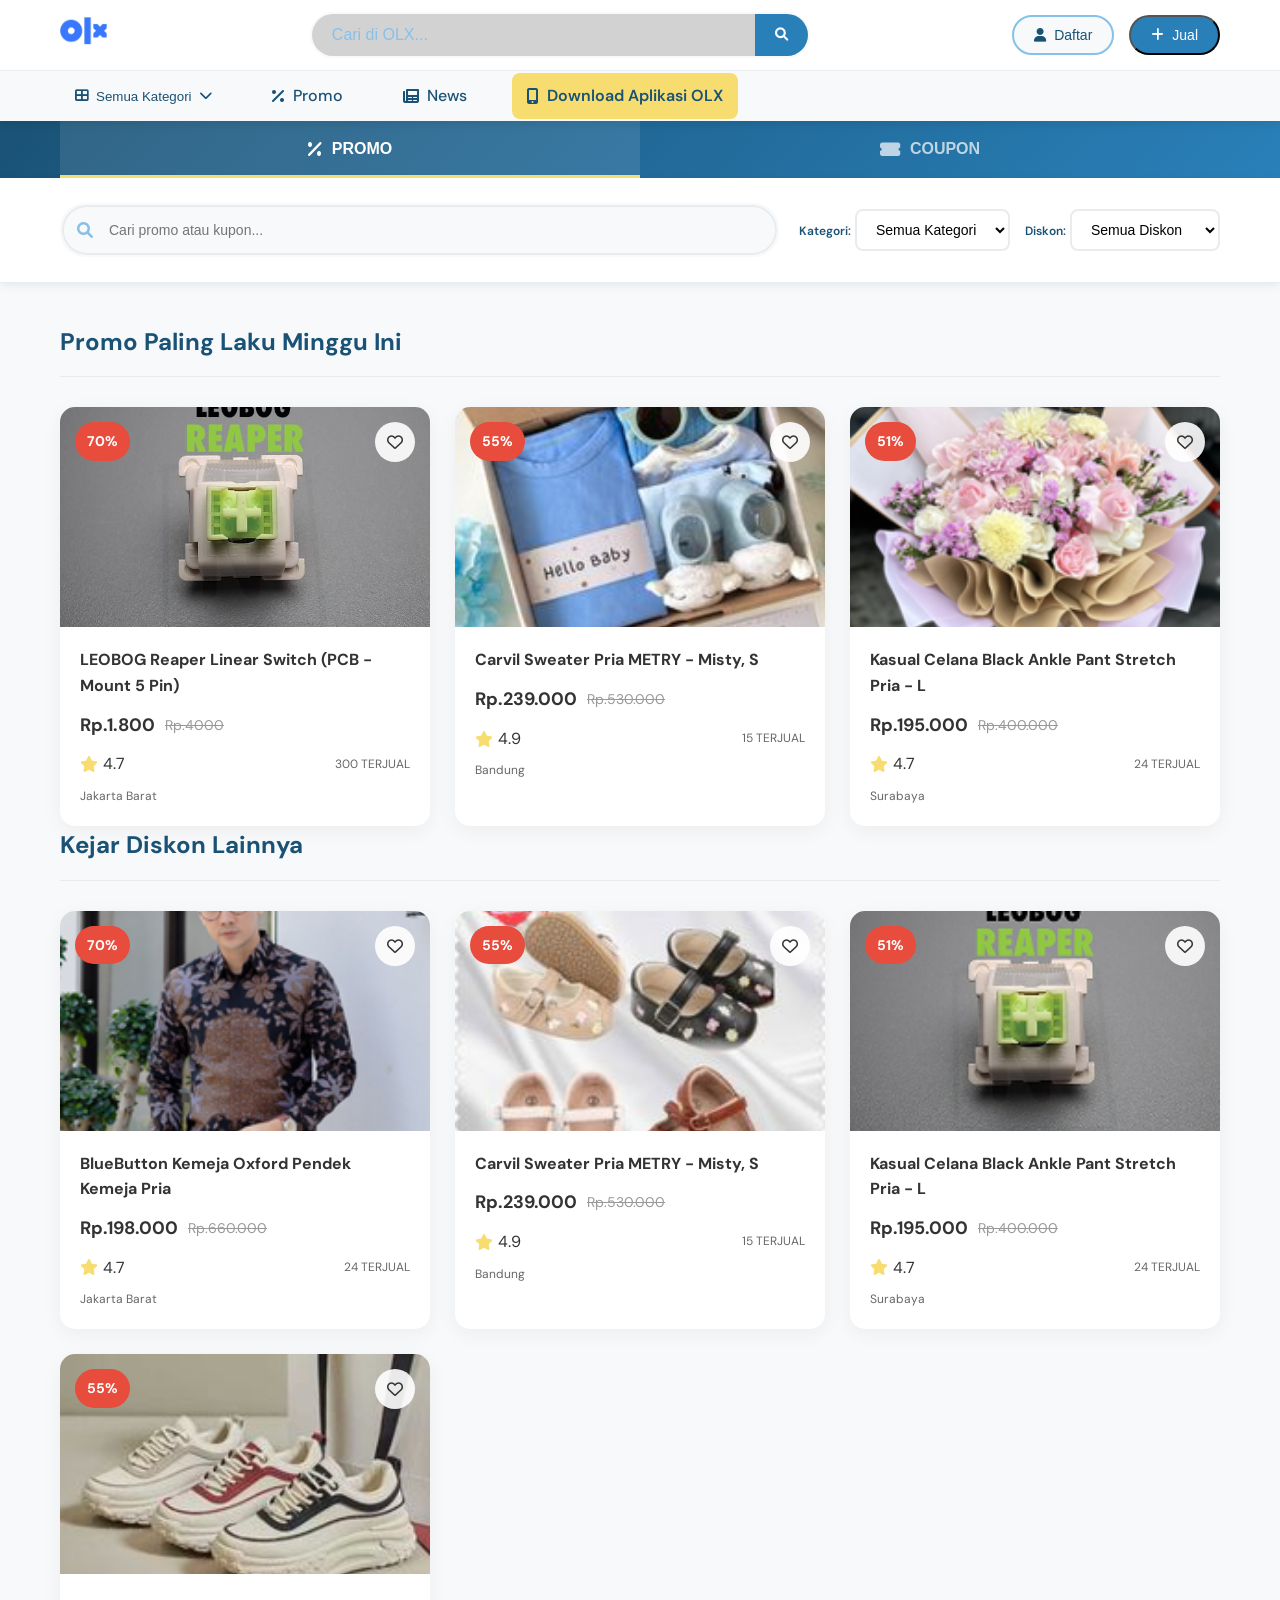
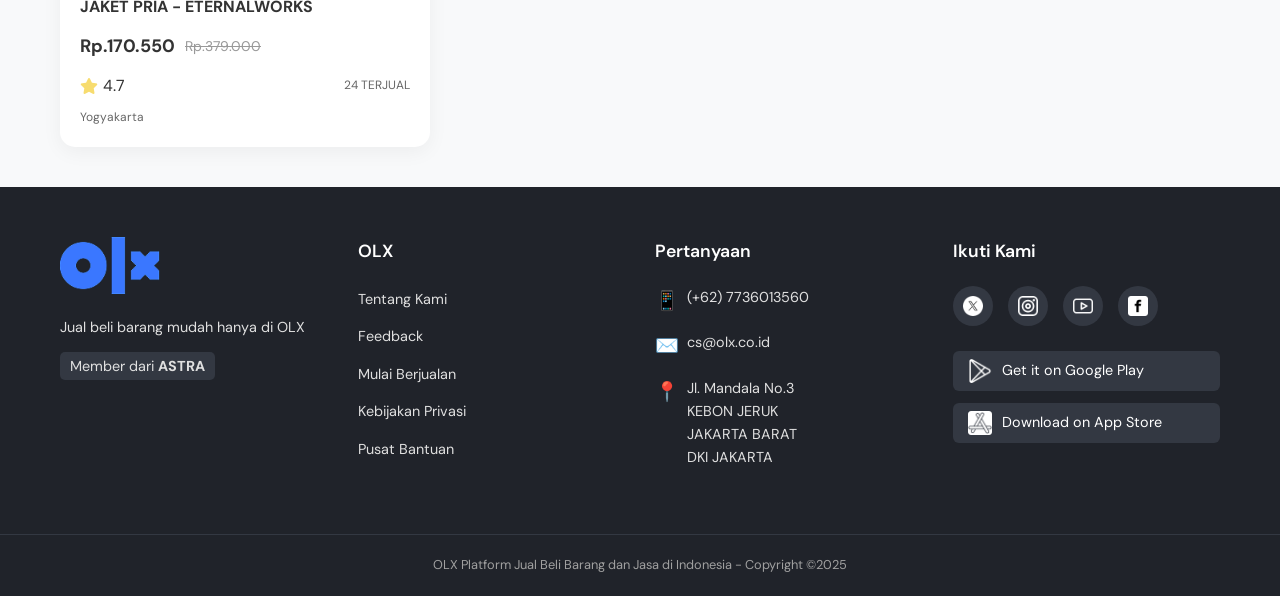
<file: src/promodankupon.html>
<!DOCTYPE html>
<html lang="en">
<head>
    <meta charset="UTF-8">
    <meta name="viewport" content="width=device-width, initial-scale=1.0">
    <title>Promos & Coupons</title>
    <link rel="icon" href="../images/olx-logo.png" type="image/png">
    <link href="https://fonts.googleapis.com/css2?family=DM+Sans:wght@400;500;600;700&display=swap" rel="stylesheet">
    <link rel="stylesheet" href="https://cdnjs.cloudflare.com/ajax/libs/font-awesome/6.0.0/css/all.min.css">
    <link rel="stylesheet" href="navbar.css">
    <link rel="stylesheet" href="promodankupon.css">
    <link rel="stylesheet" href="footer.css">
</head>
<body>

    <div id="navbar-placeholder"></div>

    <main class="main-content">
        <section class="tab-navigation">
            <div class="container">
                <div class="tab-wrapper">
                    <button class="tab-btn active" data-tab="promo"><i class="fas fa-percentage"></i> PROMO</button>
                    <button class="tab-btn" data-tab="coupon"><i class="fas fa-ticket-alt"></i> COUPON</button>
                </div>
            </div>
        </section>

        <section class="search-filter-section">
            <div class="container">
                <div class="search-filter-wrapper">
                    <div class="search-container">
                        <div class="search-box">
                            <i class="fas fa-search"></i>
                            <input type="text" id="searchInput" placeholder="Cari promo atau kupon...">
                        </div>
                    </div>
                    <div class="filter-container">
                        <div class="filter-group">
                            <label for="categoryFilter">Kategori:</label>
                            <select id="categoryFilter">
                                <option value="">Semua Kategori</option>
                                <option value="fashion">Fashion</option>
                                <option value="elektronik">Elektronik</option>
                                <option value="otomotif">Otomotif</option>
                                <option value="properti">Properti</option>
                            </select>
                        </div>
                        <div class="filter-group">
                            <label for="discountFilter">Diskon:</label>
                            <select id="discountFilter">
                                <option value="">Semua Diskon</option>
                                <option value="50">50% ke atas</option>
                                <option value="30">30% ke atas</option>
                                <option value="10">10% ke atas</option>
                            </select>
                        </div>
                    </div>
                </div>
            </div>
        </section>

        <section id="promo-content" class="tab-content active">
            <div class="container">
                <div class="section-header">
                    <h2>Promo Paling Laku Minggu Ini</h2>
                </div>
                <div class="product-grid">
                    <div class="product-card" data-category="fashion" data-discount="70"><div class="product-image"><img src="/images/sw0.jpg" alt="Blue Shirt"><div class="discount-badge">70%</div><div class="wishlist-btn"><i class="far fa-heart"></i></div></div><div class="product-info"><h3>LEOBOG Reaper Linear Switch (PCB - Mount 5 Pin)</h3><div class="price-section"><span class="current-price">Rp.1.800</span><span class="original-price">Rp.4000</span></div><div class="rating-section"><div class="stars"><i class="fas fa-star"></i><span>4.7</span></div><span class="sold">300 TERJUAL</span></div><div class="location">Jakarta Barat</div></div></div>
                    <div class="product-card" data-category="fashion" data-discount="55"><div class="product-image"><img src="/images/product4.png" alt="Gray Sweater"><div class="discount-badge">55%</div><div class="wishlist-btn"><i class="far fa-heart"></i></div></div><div class="product-info"><h3>Carvil Sweater Pria METRY - Misty, S</h3><div class="price-section"><span class="current-price">Rp.239.000</span><span class="original-price">Rp.530.000</span></div><div class="rating-section"><div class="stars"><i class="fas fa-star"></i><span>4.9</span></div><span class="sold">15 TERJUAL</span></div><div class="location">Bandung</div></div></div>
                    <div class="product-card" data-category="fashion" data-discount="51"><div class="product-image"><img src="/images/product1.png" alt="Black Pants"><div class="discount-badge">51%</div><div class="wishlist-btn"><i class="far fa-heart"></i></div></div><div class="product-info"><h3>Kasual Celana Black Ankle Pant Stretch Pria - L</h3><div class="price-section"><span class="current-price">Rp.195.000</span><span class="original-price">Rp.400.000</span></div><div class="rating-section"><div class="stars"><i class="fas fa-star"></i><span>4.7</span></div><span class="sold">24 TERJUAL</span></div><div class="location">Surabaya</div></div></div>
                </div>

                <div class="section-header">
                    <h2>Kejar Diskon Lainnya</h2>
                </div>
                <div class="product-grid">
                     <div class="product-card" data-category="fashion" data-discount="70"><div class="product-image"><img src="/images/product3.png" alt="Blue Shirt"><div class="discount-badge">70%</div><div class="wishlist-btn"><i class="far fa-heart"></i></div></div><div class="product-info"><h3>BlueButton Kemeja Oxford Pendek Kemeja Pria</h3><div class="price-section"><span class="current-price">Rp.198.000</span><span class="original-price">Rp.660.000</span></div><div class="rating-section"><div class="stars"><i class="fas fa-star"></i><span>4.7</span></div><span class="sold">24 TERJUAL</span></div><div class="location">Jakarta Barat</div></div></div>
                    <div class="product-card" data-category="fashion" data-discount="55"><div class="product-image"><img src="/images/product2.png" alt="Gray Sweater"><div class="discount-badge">55%</div><div class="wishlist-btn"><i class="far fa-heart"></i></div></div><div class="product-info"><h3>Carvil Sweater Pria METRY - Misty, S</h3><div class="price-section"><span class="current-price">Rp.239.000</span><span class="original-price">Rp.530.000</span></div><div class="rating-section"><div class="stars"><i class="fas fa-star"></i><span>4.9</span></div><span class="sold">15 TERJUAL</span></div><div class="location">Bandung</div></div></div>
                    <div class="product-card" data-category="fashion" data-discount="51"><div class="product-image"><img src="/images/product6.png" alt="Black Pants"><div class="discount-badge">51%</div><div class="wishlist-btn"><i class="far fa-heart"></i></div></div><div class="product-info"><h3>Kasual Celana Black Ankle Pant Stretch Pria - L</h3><div class="price-section"><span class="current-price">Rp.195.000</span><span class="original-price">Rp.400.000</span></div><div class="rating-section"><div class="stars"><i class="fas fa-star"></i><span>4.7</span></div><span class="sold">24 TERJUAL</span></div><div class="location">Surabaya</div></div></div>
                    <div class="product-card" data-category="fashion" data-discount="55"><div class="product-image"><img src="/images/product5.png" alt="Black Jacket"><div class="discount-badge">55%</div><div class="wishlist-btn"><i class="far fa-heart"></i></div></div><div class="product-info"><h3>JAKET PRIA - ETERNALWORKS</h3><div class="price-section"><span class="current-price">Rp.170.550</span><span class="original-price">Rp.379.000</span></div><div class="rating-section"><div class="stars"><i class="fas fa-star"></i><span>4.7</span></div><span class="sold">24 TERJUAL</span></div><div class="location">Yogyakarta</div></div></div>
                </div>
            </div>
        </section>

        <section id="coupon-content" class="tab-content">
            <div class="container">
                <div class="section-header">
                    <h2>Serbu Kuponnya!</h2>
                    <p>Dapatkan kupon menarik untuk berbagai kategori</p>
                </div>
                <div class="promo-grid">
                    <div class="promo-card" data-category="fashion" data-discount-min="600"><div class="promo-header"><div class="bank-logo"><img src="/images/bca.png" alt="BCA"></div><div class="promo-badge">HEMAT</div></div><div class="promo-content"><h3>Diskon s.d. 600Rb</h3><p>minimal transaksi 15jt</p><div class="promo-details"><span class="category">Fashion & Lifestyle</span><span class="validity">Berlaku hingga 31 Des 2024</span></div></div><button class="promo-btn"><i class="fas fa-credit-card"></i> BCAHEMAT</button></div>
                    <div class="promo-card" data-category="elektronik" data-discount-min="50"><div class="promo-header"><div class="bank-logo"><img src="/images/mandiri.png" alt="Mandiri"></div><div class="promo-badge">CASHBACK</div></div><div class="promo-content"><h3>Cashback 50%</h3><p>maksimal 200Rb</p><div class="promo-details"><span class="category">Elektronik</span><span class="validity">Berlaku hingga 25 Des 2024</span></div></div><button class="promo-btn"><i class="fas fa-mobile-alt"></i> MANDIRI E-MONEY</button></div>
                    <div class="promo-card" data-category="semua kategori" data-discount-min="0"><div class="promo-header"><div class="bank-logo"><img src="/images/bni.png" alt="BNI"></div><div class="promo-badge">GRATIS</div></div><div class="promo-content"><h3>Gratis Ongkir</h3><p>untuk semua kategori</p><div class="promo-details"><span class="category">Semua Kategori</span><span class="validity">Berlaku hingga 30 Des 2024</span></div></div><button class="promo-btn"><i class="fas fa-shipping-fast"></i> BNI DEBIT</button></div>
                    <div class="promo-card" data-category="otomotif" data-discount-min="75"><div class="promo-header"><div class="bank-logo"><img src="/images/bri.png" alt="BRI"></div><div class="promo-badge">SPESIAL</div></div><div class="promo-content"><h3>Diskon 75%</h3><p>minimal transaksi 5jt</p><div class="promo-details"><span class="category">Otomotif</span><span class="validity">Berlaku hingga 28 Des 2024</span></div></div><button class="promo-btn"><i class="fas fa-car"></i> BRI CREDIT</button></div>
                    <div class="promo-card" data-category="properti" data-discount-min="30"><div class="promo-header"><div class="bank-logo"><img src="/images/bsi.png" alt="BSI"></div><div class="promo-badge">CASHBACK</div></div><div class="promo-content"><h3>Cashback 30%</h3><p>maksimal 150Rb</p><div class="promo-details"><span class="category">Properti</span><span class="validity">Berlaku hingga 31 Des 2024</span></div></div><button class="promo-btn"><i class="fas fa-home"></i> GOPAY </button></div>
                    <div class="promo-card" data-category="fashion" data-discount-min="0"><div class="promo-header"><div class="bank-logo"><img src="/images/ovo.png" alt="OVO"></div><div class="promo-badge">BONUS</div></div><div class="promo-content"><h3>Bonus Poin 2x</h3><p>setiap transaksi</p><div class="promo-details"><span class="category">Fashion</span><span class="validity">Berlaku hingga 29 Des 2024</span></div></div><button class="promo-btn"><i class="fas fa-star"></i> OVO POINTS</button></div>
                </div>
            </div>
        </section>
    </main>

    <div id="footer-placeholder"></div>

    <script src="navbar.js"></script>
    <script src="footer.js"></script>
    <script src="promodankupon.js"></script>

</body>
</html>
</file>
<file: navbar.css>
/* Reset and Base Styles */
* {
    margin: 0;
    padding: 0;
    box-sizing: border-box;
}
a {
  text-decoration: none;
  color: inherit; /* Optional: keeps the link text same color as the list item */
}

body {
    font-family: 'DM Sans', sans-serif;
    line-height: 1.6;
    color: #333;
    padding-top: 120px;
}

/* Color Variables */
:root {
    --primary-dark: #1A5276;
    --primary-blue: #2980B9;
    --primary-light: #85C1E9;
    --accent-yellow: #F7DC6F;
    --accent-gold: #D4AC0D;
    --white: #ffffff;
    --gray-light: #f8f9fa;
    --gray-medium: #6c757d;
    --shadow: 0 2px 10px rgba(0, 0, 0, 0.1);
    --shadow-hover: 0 4px 20px rgba(0, 0, 0, 0.15);
}

/* Navbar Main Container */
.navbar {
    background: var(--white);
    box-shadow: var(--shadow);
    position: fixed;
    top: 0;
    left: 0;
    right: 0;
    z-index: 1000;
    transition: all 0.3s ease;
}

.navbar-container {
    max-width: 1200px;
    margin: 0 auto;
    padding: 0 20px;
    display: flex;
    align-items: center;
    justify-content: space-between;
    height: 70px;
}

/* Logo */
.navbar-logo .logo-img {
    height: 40px;
    transition: transform 0.3s ease;
}
.navbar-logo .logo-img:hover {
    transform: scale(1.05);
}

/* Search Section */
.navbar-search {
    flex: 1;
    max-width: 500px;
    margin: 0 30px;
}

.search-container {
    position: relative;
    display: flex;
    align-items: center; /* This vertically centers the items */
    background: var(--gray-light);
    border-radius: 25px;
    overflow: hidden;
    transition: all 0.3s ease;
    border: 2px solid transparent;
}

/* Restored for better user experience on focus */
.search-container:focus-within {
    border-color: var(--primary-blue);
    box-shadow: 0 0 0 3px rgba(41, 128, 185, 0.1);
}

.search-input {
    flex: 1;
    /* FIX: Changed padding from 11px to 12px */
    padding: 12px 20px;
    border: none;
    background: #d2d2d2; /* User's custom background color */
    font-size: 16px;
    outline: none;
    color:var(--primary-blue); /* Adjusted text color for better contrast on dark input */
}
/* Added placeholder styling for readability */
.search-input::placeholder {
    color: var(--primary-light);
    opacity: 1;
}

.search-btn {
    /* FIX: Changed padding from 13px to 12px */
    padding: 14.5px 20px;
    background: var(--primary-blue);
    border: none;
    color: var(--white);
    cursor: pointer;
    transition: background 0.3s ease;
    display: flex; /* Ensures icon inside is centered */
    align-items: center;
    justify-content: center;
}

.search-btn:hover {
    background: var(--primary-dark);
}

/* Auth Buttons */
.navbar-auth {
    display: flex;
    gap: 15px;
}
.btn {
    padding: 10px 20px;
    border-radius: 25px;
    font-weight: 500;
    font-size: 14px;
    cursor: pointer;
    transition: all 0.3s ease;
    display: flex;
    align-items: center;
    gap: 8px;
    text-decoration: none;
}
.btn-register {
    background: var(--gray-light);
    color: var(--primary-dark);
    border: 2px solid var(--primary-light);
}
.btn-register:hover {
    background: var(--primary-light);
    color: var(--white);
    transform: translateY(-2px);
    box-shadow: var(--shadow-hover);
}
.btn-sell {
    background: var(--primary-blue);
    color: var(--white);
}
.btn-sell:hover {
    background: var(--primary-dark);
    transform: translateY(-2px);
    box-shadow: var(--shadow-hover);
}

/* Secondary Navigation */
.navbar-secondary {
    background: var(--gray-light);
    border-top: 1px solid #e9ecef;
}
.navbar-secondary .navbar-container {
    height: 50px;
}
.secondary-nav {
    display: flex;
    align-items: center;
    gap: 30px;
    height: 100%;
}

/* Dropdown Base */
.dropdown {
    position: relative;
}
.dropdown-toggle {
    background: none;
    border: none;
    padding: 10px 15px;
    cursor: pointer;
    display: flex;
    align-items: center;
    gap: 8px;
    font-weight: 500;
    color: var(--primary-dark);
    border-radius: 8px;
    transition: all 0.3s ease;
}
.dropdown-toggle:hover, .dropdown.active .dropdown-toggle {
    background: var(--primary-light);
    color: var(--white);
}
.dropdown-toggle .fa-chevron-down {
    transition: transform 0.3s ease;
}
.dropdown.active .dropdown-toggle .fa-chevron-down {
    transform: rotate(180deg);
}

/* Mega Menu Dropdown */
.dropdown-menu {
    position: absolute;
    top: calc(100% + 10px);
    left: 0;
    background: var(--white);
    border-radius: 12px;
    box-shadow: var(--shadow-hover);
    opacity: 0;
    visibility: hidden;
    transform: translateY(-10px);
    transition: opacity 0.3s ease, visibility 0.3s ease, transform 0.3s ease;
    z-index: 1000;
    width: 850px; /* Adjust width as needed */
    padding: 0;
    overflow: hidden;
}

.dropdown.active .dropdown-menu {
    opacity: 1;
    visibility: visible;
    transform: translateY(0);
}

.mega-menu-container {
    display: flex;
    min-height: 400px; /* Adjust height as needed */
}

.main-categories {
    width: 250px;
    background: var(--gray-light);
    padding: 10px 0;
    border-right: 1px solid #e9ecef;
}

.main-category-item {
    display: flex;
    align-items: center;
    padding: 15px 20px;
    cursor: pointer;
    gap: 12px;
    font-weight: 500;
    color: var(--primary-dark);
    transition: all 0.3s ease;
    border-left: 3px solid transparent;
}

.main-category-item:hover, .main-category-item.active {
    background: var(--white);
    color: var(--primary-blue);
    border-left-color: var(--primary-blue);
}

.main-category-item .fa-chevron-right {
    margin-left: auto;
    transition: opacity 0.3s ease;
    opacity: 0;
}

.main-category-item:hover .fa-chevron-right, .main-category-item.active .fa-chevron-right {
    opacity: 1;
}

.subcategories-panel {
    flex: 1;
    padding: 25px 30px;
}

.subcategory-content {
    display: none; /* Hidden by default */
    animation: fadeInUp 0.4s ease;
}

.subcategory-content.active {
    display: block; /* Shown by JS */
}

.subcategory-group {
    margin-bottom: 20px;
}
.subcategory-group:last-child {
    margin-bottom: 0;
}
.subcategory-group h4 {
    color: var(--primary-dark);
    font-size: 16px;
    font-weight: 600;
    margin-bottom: 12px;
    padding-bottom: 8px;
    border-bottom: 1px solid #eee;
}
.subcategory-group ul {
    list-style: none;
    padding-left: 0;
}
.subcategory-group li {
    padding: 8px 0;
    color: var(--gray-medium);
    font-size: 14px;
    cursor: pointer;
    transition: all 0.3s ease;
}
.subcategory-group li:hover {
    color: var(--primary-blue);
    padding-left: 10px;
}

/* Other Nav Items */
.nav-item {
    display: flex;
    align-items: center;
    gap: 8px;
    padding: 10px 15px;
    cursor: pointer;
    border-radius: 8px;
    transition: all 0.3s ease;
    font-weight: 500;
    color: var(--primary-dark);
    text-decoration: none;
}
.nav-item:hover {
    background: var(--primary-light);
    color: var(--white);
    transform: translateY(-2px);
}
.download-app {
    background: var(--accent-yellow);
    color: var(--primary-dark);
    font-weight: 600;
}
.download-app:hover {
    background: var(--accent-gold);
    color: var(--white);
}

/* Mobile Menu & Responsive */
.mobile-menu-toggle {
    display: none;
    flex-direction: column;
    cursor: pointer;
    padding: 5px;
    background: transparent;
    border: none;
}
.mobile-menu-toggle span {
    width: 25px;
    height: 3px;
    background: var(--primary-dark);
    margin: 3px 0;
    transition: all 0.3s ease;
    border-radius: 2px;
}
.mobile-menu {
    display: none; /* Handled by JS */
}

/* Responsive Breakpoints */
@media (max-width: 992px) {
    .navbar-search {
        display: none; /* Hide search for simplicity, can be moved to mobile menu */
    }
    .dropdown-menu {
        width: 700px;
    }
    .main-categories {
        width: 200px;
    }
}

@media (max-width: 768px) {
    body {
        padding-top: 70px; /* Adjust for fixed navbar height */
    }
    .navbar-auth, .navbar-secondary {
        display: none;
    }
    .navbar-container {
        height: 70px;
    }
    .mobile-menu-toggle {
        display: flex;
    }
    
    .mobile-menu {
        position: fixed;
        top: 70px;
        left: 0;
        right: 0;
        bottom: 0;
        background: var(--white);
        transform: translateX(-100%);
        transition: transform 0.3s ease-in-out;
        z-index: 999;
        overflow-y: auto;
        display: block; /* Make it visible for transform */
    }
    .mobile-menu.active {
        transform: translateX(0);
    }
    .mobile-menu-content {
        padding: 20px;
    }
    .mobile-search {
        margin-bottom: 20px;
    }
    .mobile-nav-items {
        border-top: 1px solid #eee;
        padding-top: 10px;
    }
    .mobile-nav-item {
        display: flex;
        align-items: center;
        gap: 15px;
        padding: 15px;
        text-decoration: none;
        color: var(--primary-dark);
        border-radius: 8px;
        font-weight: 500;
        justify-content: space-between;
    }
     .mobile-nav-item .fa-chevron-down {
        transition: transform 0.3s ease;
    }
    .mobile-nav-item.active .fa-chevron-down {
        transform: rotate(180deg);
    }
    .mobile-submenu {
        padding-left: 20px;
        max-height: 0;
        overflow: hidden;
        transition: max-height 0.4s ease, padding 0.4s ease;
    }
    .mobile-submenu.active {
       max-height: 1000px; /* Large value to allow content to expand */
       padding: 10px 0 10px 20px;
    }
     .mobile-submenu .main-category-item {
        padding: 12px 15px;
    }
    .mobile-auth {
        display: flex;
        flex-direction: column;
        gap: 10px;
        border-top: 1px solid #eee;
        padding-top: 20px;
        margin-top: 20px;
    }
    .mobile-auth .btn {
        justify-content: center;
    }
}

/* Animations */
@keyframes fadeInUp {
    from {
        opacity: 0;
        transform: translateY(10px);
    }
    to {
        opacity: 1;
        transform: translateY(0);
    }
}
</file>
<file: index.css>
/* landing_page.css */

:root {
    --primary-deep-blue: #1A5276;
    --primary-medium-blue: #2980B9;
    --primary-light-blue: #85C1E9;
    --accent-gold: #D4AC0D;
    --accent-yellow: #F7DC6F;
    --neutral-light-grey: #f8f9fa;
    --neutral-white: #ffffff;
    --section-padding: 4rem 0;
}

/* --- Base Styles --- */
* { margin: 0; padding: 0; box-sizing: border-box; }
body { font-family: 'DM Sans', sans-serif; line-height: 1.6; color: var(--primary-deep-blue); background-color: var(--neutral-light-grey); }
.container { max-width: 1200px; margin: 0 auto; padding: 0 20px; }

.section-title {
    font-size: 2rem;
    font-weight: 700;
    margin-bottom: 2.5rem;
    text-align: center;
}

/* ====================================================================
    ✨ FINAL FIX: Forcing title colors with !important. 
    This overrides any other conflicting stylesheets.
====================================================================
*/
.promo-section__title,
.payment-section__title,
.delivery-section__title {
    color: var(--primary-deep-blue) !important; /* FORCE DARK BLUE */
}

.categories-section__title,
.products-section__title {
    color: var(--neutral-white) !important; /* FORCE WHITE */
}

/* Additional alignment for specific titles */
.products-section__title,
.promo-section__title {
    text-align: left;
    margin-bottom: 0;
}


/* --- Section Spacing --- */
.hero-section, .categories-section, .promo-section, 
.products-section, .payment-section, .delivery-section {
    padding: var(--section-padding);
}
.hero-section { padding-top: 2rem; padding-bottom: 2rem; }

/* --- Hero Carousel Section --- */
.hero-carousel { position: relative; width: 100%; max-width: 1200px; margin: 0 auto; aspect-ratio: 1200 / 400; border-radius: 12px; overflow: hidden; }
.hero-slide { position: absolute; top: 0; left: 0; width: 100%; height: 100%; opacity: 0; transition: opacity 1s ease-in-out; }
.hero-slide.active { opacity: 1; }
.hero-slide img { width: 100%; height: 100%; object-fit: cover; }

/* --- Categories Section --- */
.categories-section { background: linear-gradient(135deg, var(--primary-light-blue) 0%, var(--primary-medium-blue) 100%); }
.categories-carousel { overflow: hidden; }
.categories-grid { display: flex; gap: 2rem; padding: 0 20px; }
.category-item { display: flex; flex-direction: column; align-items: center; text-align: center; transition: transform 0.3s ease; min-width: 120px; }
.category-item:hover { transform: translateY(-5px); }
.category-icon { width: 80px; height: 80px; background: var(--neutral-white); border-radius: 50%; display: flex; align-items: center; justify-content: center; margin-bottom: 1rem; box-shadow: 0 4px 15px rgba(0, 0, 0, 0.1); }
.category-icon img { width: 50px; height: 50px; object-fit: contain; }
.category-name { color: var(--neutral-white); font-weight: 500; font-size: 0.9rem; }

/* --- Promo Section --- */
.promo-section { background: var(--neutral-white); }
.section-header { display: flex; justify-content: space-between; align-items: center; margin-bottom: 2rem; }
.carousel-controls { display: flex; gap: 0.5rem; }
.carousel-btn { width: 40px; height: 40px; border: none; background: var(--primary-medium-blue); color: var(--neutral-white); border-radius: 50%; cursor: pointer; font-size: 1.2rem; transition: background 0.3s ease; }
.carousel-btn:hover { background: var(--primary-deep-blue); }
.promo-carousel { overflow: hidden; }
.promo-track { display: flex; gap: 1.5rem; transition: transform 0.5s ease; }
.promo-card { min-width: 270px; background: linear-gradient(135deg, var(--accent-yellow) 0%, var(--accent-gold) 100%); padding: 2rem; border-radius: 15px; display: flex; align-items: center; gap: 1rem; box-shadow: 0 8px 25px rgba(0, 0, 0, 0.1); }
.promo-icon { font-size: 2rem; width: 60px; height: 60px; background: var(--neutral-white); border-radius: 50%; display: flex; align-items: center; justify-content: center; flex-shrink: 0; }
.promo-content h3 { color: var(--primary-deep-blue); font-size: 1.2rem; font-weight: 600; margin-bottom: 0.5rem; }
.promo-content p { color: var(--primary-deep-blue); opacity: 0.8; }

/* --- Products Section --- */
.products-section { background: var(--primary-light-blue); }
.products-section .section-header { margin-bottom: 2rem; }
.view-all-btn { background-color: var(--accent-gold); color: var(--primary-deep-blue); padding: 0.5rem 1.5rem; border-radius: 20px; text-decoration: none; font-weight: 600; transition: all 0.3s ease; white-space: nowrap; }
.view-all-btn:hover { background-color: var(--primary-deep-blue); color: var(--neutral-white); }
.products-carousel { overflow: hidden; cursor: grab; user-select: none; }
.products-carousel:active { cursor: grabbing; }
.products-track { display: flex; gap: 1.5rem; will-change: transform; }
.product-card { min-width: 200px; background: var(--neutral-white); border-radius: 15px; overflow: hidden; box-shadow: 0 8px 25px rgba(0, 0, 0, 0.1); transition: transform 0.3s ease; }
.product-card:hover { transform: translateY(-5px); }
.product-card img { width: 100%; height: 150px; object-fit: cover; }
.product-info { padding: 1rem; }
.product-info h4 { color: var(--primary-deep-blue); font-size: 1rem; font-weight: 600; margin-bottom: 0.5rem; }
.price { color: var(--accent-gold); font-weight: 700; font-size: 1.1rem; }

/* --- Payment & Delivery Sections --- */
.payment-section { background: var(--neutral-white); }
.delivery-section { background: var(--neutral-light-grey); }
.payment-carousel, .delivery-carousel { overflow: hidden; }
.payment-track, .delivery-track { display: flex; gap: 2rem; align-items: center; }
.payment-track img, .delivery-track img { height: 50px; width: auto; object-fit: contain; filter: grayscale(100%); transition: filter 0.3s ease; }
.payment-track img:hover, .delivery-track img:hover { filter: grayscale(0%); }

/* --- Clickable Items Cursor --- */
.hero-slide, .category-item, .product-card, .view-all-btn { cursor: pointer; }

/* --- Responsive Styles --- */
@media (max-width: 768px) {
    .container { padding: 0 15px; }
    .section-title { font-size: 1.5rem; }
    .section-header { flex-direction: column; gap: 1rem; align-items: center; }
    .products-section .section-header, .products-section__title { text-align: center; }
}
@media (max-width: 480px) {
    .main-content { padding-top: 100px; }
    .section-title { font-size: 1.3rem; margin-bottom: 1.5rem; }
    .promo-card { flex-direction: column; text-align: center; }
    .product-card { min-width: 160px; }
    .product-card img { height: 120px; }
}
</file>
<file: footer.css>
/* footer.css */
@import url('https://fonts.googleapis.com/css2?family=Poppins:wght@300;400;500;600;700&display=swap');

/* --- Footer Base Styles --- */
.olx-footer {
    background-color: #20232A;
    color: #E0E0E0;
    padding: 50px 0 0;
    opacity: 0;
    transform: translateY(40px);
    transition: opacity 0.8s ease-out, transform 0.8s ease-out;
}

.olx-footer.visible {
    opacity: 1;
    transform: translateY(0);
}

.footer-container {
    max-width: 1200px;
    margin: 0 auto;
    padding: 0 20px;
    display: flex;
    flex-wrap: wrap;
    justify-content: space-between;
    gap: 30px;
}

/* --- Footer Sections (Columns) --- */
.footer-section {
    flex: 1;
    min-width: 220px;
    margin-bottom: 30px;
}

.section-title {
    font-size: 1.1rem;
    font-weight: 600;
    color: #FFFFFF;
    margin-bottom: 20px;
}

/* --- First Column: Logo Section --- */
.logo-section .footer-logo { max-width: 100px; margin-bottom: 15px; }
.logo-description { font-size: 0.9rem; line-height: 1.5; margin-bottom: 15px; }
.member-info .member-text { font-size: 0.9rem; background-color: #333842; padding: 5px 10px; border-radius: 5px; }

/* --- Second Column: OLX Links --- */
.footer-links { list-style: none; padding: 0; margin: 0; }
.footer-links li { margin-bottom: 12px; }
.footer-link { color: #E0E0E0; text-decoration: none; font-size: 0.9rem; transition: color 0.3s ease, padding-left 0.3s ease; }
.footer-link:hover { color: #FFFFFF; padding-left: 5px; text-decoration: underline; }

/* --- Third Column: Contact Info --- */
.contact-info .contact-item { display: flex; align-items: flex-start; margin-bottom: 15px; font-size: 0.9rem; }
.contact-icon { font-size: 1.2rem; margin-right: 12px; color: #FFFFFF; width: 20px; text-align: center; }
.contact-text { line-height: 1.6; }

/* ✨ FIX: New style to make the location link look correct */
.contact-link {
    text-decoration: none;
    color: inherit;
    display: block;
}
.contact-link:hover .contact-text {
    color: #FFFFFF;
}


/* --- Fourth Column: Social & App Downloads --- */
.social-media { display: flex; gap: 15px; margin-bottom: 25px; }
.social-link .social-icon {
    width: 40px; height: 40px;
    display: flex; align-items: center; justify-content: center;
    border-radius: 50%;
    background-color: #333842;
    transition: transform 0.3s ease, background-color 0.3s ease;
}
/* ✨ FIX: Style for the new images inside icons */
.social-icon img {
    width: 20px; /* Adjust size as needed */
    height: 20px;
    object-fit: contain;
}

.social-link:hover .social-icon { transform: scale(1.1) translateY(-3px); background-color: #2980B9; }

.app-downloads { display: flex; flex-direction: column; gap: 12px; }
.app-button {
    display: flex; align-items: center; padding: 8px 15px;
    background-color: #333842; border-radius: 6px;
    text-decoration: none; color: #FFFFFF;
    transition: background-color 0.3s ease, transform 0.3s ease;
}
.app-button:hover { background-color: #000000; transform: scale(1.03); }
.app-button .app-icon { width: 24px; height: 24px; margin-right: 10px; }
/* ✨ FIX: Style for the new images inside icons */
.app-icon img {
    width: 100%;
    height: 100%;
    object-fit: contain;
}
.app-button .app-text { font-size: 0.9rem; }

/* --- Footer Bottom (Copyright) --- */
.footer-bottom { text-align: center; padding: 20px; margin-top: 20px; border-top: 1px solid #333842; }
.copyright { margin: 0; font-size: 0.8rem; color: #A0A0A0; }

/* --- Responsive Design --- */
@media (max-width: 768px) {
    .footer-container { flex-direction: column; padding: 0 30px; }
    .footer-section { min-width: 100%; margin-bottom: 40px; }
    .olx-footer { padding-top: 40px; }
}
</file>
<file: src/navbar.css>
/* Reset and Base Styles */
* {
    margin: 0;
    padding: 0;
    box-sizing: border-box;
}
a {
  text-decoration: none;
  color: inherit; /* Optional: keeps the link text same color as the list item */
}

body {
    font-family: 'DM Sans', sans-serif;
    line-height: 1.6;
    color: #333;
    padding-top: 120px;
}

/* Color Variables */
:root {
    --primary-dark: #1A5276;
    --primary-blue: #2980B9;
    --primary-light: #85C1E9;
    --accent-yellow: #F7DC6F;
    --accent-gold: #D4AC0D;
    --white: #ffffff;
    --gray-light: #f8f9fa;
    --gray-medium: #6c757d;
    --shadow: 0 2px 10px rgba(0, 0, 0, 0.1);
    --shadow-hover: 0 4px 20px rgba(0, 0, 0, 0.15);
}

/* Navbar Main Container */
.navbar {
    background: var(--white);
    box-shadow: var(--shadow);
    position: fixed;
    top: 0;
    left: 0;
    right: 0;
    z-index: 1000;
    transition: all 0.3s ease;
}

.navbar-container {
    max-width: 1200px;
    margin: 0 auto;
    padding: 0 20px;
    display: flex;
    align-items: center;
    justify-content: space-between;
    height: 70px;
}

/* Logo */
.navbar-logo .logo-img {
    height: 40px;
    transition: transform 0.3s ease;
}
.navbar-logo .logo-img:hover {
    transform: scale(1.05);
}

/* Search Section */
.navbar-search {
    flex: 1;
    max-width: 500px;
    margin: 0 30px;
}

.search-container {
    position: relative;
    display: flex;
    align-items: center; /* This vertically centers the items */
    background: var(--gray-light);
    border-radius: 25px;
    overflow: hidden;
    transition: all 0.3s ease;
    border: 2px solid transparent;
}

/* Restored for better user experience on focus */
.search-container:focus-within {
    border-color: var(--primary-blue);
    box-shadow: 0 0 0 3px rgba(41, 128, 185, 0.1);
}

.search-input {
    flex: 1;
    /* FIX: Changed padding from 11px to 12px */
    padding: 12px 20px;
    border: none;
    background: #d2d2d2; /* User's custom background color */
    font-size: 16px;
    outline: none;
    color:var(--primary-blue); /* Adjusted text color for better contrast on dark input */
}
/* Added placeholder styling for readability */
.search-input::placeholder {
    color: var(--primary-light);
    opacity: 1;
}

.search-btn {
    /* FIX: Changed padding from 13px to 12px */
    padding: 14.5px 20px;
    background: var(--primary-blue);
    border: none;
    color: var(--white);
    cursor: pointer;
    transition: background 0.3s ease;
    display: flex; /* Ensures icon inside is centered */
    align-items: center;
    justify-content: center;
}

.search-btn:hover {
    background: var(--primary-dark);
}

/* Auth Buttons */
.navbar-auth {
    display: flex;
    gap: 15px;
}
.btn {
    padding: 10px 20px;
    border-radius: 25px;
    font-weight: 500;
    font-size: 14px;
    cursor: pointer;
    transition: all 0.3s ease;
    display: flex;
    align-items: center;
    gap: 8px;
    text-decoration: none;
}
.btn-register {
    background: var(--gray-light);
    color: var(--primary-dark);
    border: 2px solid var(--primary-light);
}
.btn-register:hover {
    background: var(--primary-light);
    color: var(--white);
    transform: translateY(-2px);
    box-shadow: var(--shadow-hover);
}
.btn-sell {
    background: var(--primary-blue);
    color: var(--white);
}
.btn-sell:hover {
    background: var(--primary-dark);
    transform: translateY(-2px);
    box-shadow: var(--shadow-hover);
}

/* Secondary Navigation */
.navbar-secondary {
    background: var(--gray-light);
    border-top: 1px solid #e9ecef;
}
.navbar-secondary .navbar-container {
    height: 50px;
}
.secondary-nav {
    display: flex;
    align-items: center;
    gap: 30px;
    height: 100%;
}

/* Dropdown Base */
.dropdown {
    position: relative;
}
.dropdown-toggle {
    background: none;
    border: none;
    padding: 10px 15px;
    cursor: pointer;
    display: flex;
    align-items: center;
    gap: 8px;
    font-weight: 500;
    color: var(--primary-dark);
    border-radius: 8px;
    transition: all 0.3s ease;
}
.dropdown-toggle:hover, .dropdown.active .dropdown-toggle {
    background: var(--primary-light);
    color: var(--white);
}
.dropdown-toggle .fa-chevron-down {
    transition: transform 0.3s ease;
}
.dropdown.active .dropdown-toggle .fa-chevron-down {
    transform: rotate(180deg);
}

/* Mega Menu Dropdown */
.dropdown-menu {
    position: absolute;
    top: calc(100% + 10px);
    left: 0;
    background: var(--white);
    border-radius: 12px;
    box-shadow: var(--shadow-hover);
    opacity: 0;
    visibility: hidden;
    transform: translateY(-10px);
    transition: opacity 0.3s ease, visibility 0.3s ease, transform 0.3s ease;
    z-index: 1000;
    width: 850px; /* Adjust width as needed */
    padding: 0;
    overflow: hidden;
}

.dropdown.active .dropdown-menu {
    opacity: 1;
    visibility: visible;
    transform: translateY(0);
}

.mega-menu-container {
    display: flex;
    min-height: 400px; /* Adjust height as needed */
}

.main-categories {
    width: 250px;
    background: var(--gray-light);
    padding: 10px 0;
    border-right: 1px solid #e9ecef;
}

.main-category-item {
    display: flex;
    align-items: center;
    padding: 15px 20px;
    cursor: pointer;
    gap: 12px;
    font-weight: 500;
    color: var(--primary-dark);
    transition: all 0.3s ease;
    border-left: 3px solid transparent;
}

.main-category-item:hover, .main-category-item.active {
    background: var(--white);
    color: var(--primary-blue);
    border-left-color: var(--primary-blue);
}

.main-category-item .fa-chevron-right {
    margin-left: auto;
    transition: opacity 0.3s ease;
    opacity: 0;
}

.main-category-item:hover .fa-chevron-right, .main-category-item.active .fa-chevron-right {
    opacity: 1;
}

.subcategories-panel {
    flex: 1;
    padding: 25px 30px;
}

.subcategory-content {
    display: none; /* Hidden by default */
    animation: fadeInUp 0.4s ease;
}

.subcategory-content.active {
    display: block; /* Shown by JS */
}

.subcategory-group {
    margin-bottom: 20px;
}
.subcategory-group:last-child {
    margin-bottom: 0;
}
.subcategory-group h4 {
    color: var(--primary-dark);
    font-size: 16px;
    font-weight: 600;
    margin-bottom: 12px;
    padding-bottom: 8px;
    border-bottom: 1px solid #eee;
}
.subcategory-group ul {
    list-style: none;
    padding-left: 0;
}
.subcategory-group li {
    padding: 8px 0;
    color: var(--gray-medium);
    font-size: 14px;
    cursor: pointer;
    transition: all 0.3s ease;
}
.subcategory-group li:hover {
    color: var(--primary-blue);
    padding-left: 10px;
}

/* Other Nav Items */
.nav-item {
    display: flex;
    align-items: center;
    gap: 8px;
    padding: 10px 15px;
    cursor: pointer;
    border-radius: 8px;
    transition: all 0.3s ease;
    font-weight: 500;
    color: var(--primary-dark);
    text-decoration: none;
}
.nav-item:hover {
    background: var(--primary-light);
    color: var(--white);
    transform: translateY(-2px);
}
.download-app {
    background: var(--accent-yellow);
    color: var(--primary-dark);
    font-weight: 600;
}
.download-app:hover {
    background: var(--accent-gold);
    color: var(--white);
}

/* Mobile Menu & Responsive */
.mobile-menu-toggle {
    display: none;
    flex-direction: column;
    cursor: pointer;
    padding: 5px;
    background: transparent;
    border: none;
}
.mobile-menu-toggle span {
    width: 25px;
    height: 3px;
    background: var(--primary-dark);
    margin: 3px 0;
    transition: all 0.3s ease;
    border-radius: 2px;
}
.mobile-menu {
    display: none; /* Handled by JS */
}

/* Responsive Breakpoints */
@media (max-width: 992px) {
    .navbar-search {
        display: none; /* Hide search for simplicity, can be moved to mobile menu */
    }
    .dropdown-menu {
        width: 700px;
    }
    .main-categories {
        width: 200px;
    }
}

@media (max-width: 768px) {
    body {
        padding-top: 70px; /* Adjust for fixed navbar height */
    }
    .navbar-auth, .navbar-secondary {
        display: none;
    }
    .navbar-container {
        height: 70px;
    }
    .mobile-menu-toggle {
        display: flex;
    }
    
    .mobile-menu {
        position: fixed;
        top: 70px;
        left: 0;
        right: 0;
        bottom: 0;
        background: var(--white);
        transform: translateX(-100%);
        transition: transform 0.3s ease-in-out;
        z-index: 999;
        overflow-y: auto;
        display: block; /* Make it visible for transform */
    }
    .mobile-menu.active {
        transform: translateX(0);
    }
    .mobile-menu-content {
        padding: 20px;
    }
    .mobile-search {
        margin-bottom: 20px;
    }
    .mobile-nav-items {
        border-top: 1px solid #eee;
        padding-top: 10px;
    }
    .mobile-nav-item {
        display: flex;
        align-items: center;
        gap: 15px;
        padding: 15px;
        text-decoration: none;
        color: var(--primary-dark);
        border-radius: 8px;
        font-weight: 500;
        justify-content: space-between;
    }
     .mobile-nav-item .fa-chevron-down {
        transition: transform 0.3s ease;
    }
    .mobile-nav-item.active .fa-chevron-down {
        transform: rotate(180deg);
    }
    .mobile-submenu {
        padding-left: 20px;
        max-height: 0;
        overflow: hidden;
        transition: max-height 0.4s ease, padding 0.4s ease;
    }
    .mobile-submenu.active {
       max-height: 1000px; /* Large value to allow content to expand */
       padding: 10px 0 10px 20px;
    }
     .mobile-submenu .main-category-item {
        padding: 12px 15px;
    }
    .mobile-auth {
        display: flex;
        flex-direction: column;
        gap: 10px;
        border-top: 1px solid #eee;
        padding-top: 20px;
        margin-top: 20px;
    }
    .mobile-auth .btn {
        justify-content: center;
    }
}

/* Animations */
@keyframes fadeInUp {
    from {
        opacity: 0;
        transform: translateY(10px);
    }
    to {
        opacity: 1;
        transform: translateY(0);
    }
}
</file>
<file: src/index.css>
/* landing_page.css */

:root {
    --primary-deep-blue: #1A5276;
    --primary-medium-blue: #2980B9;
    --primary-light-blue: #85C1E9;
    --accent-gold: #D4AC0D;
    --accent-yellow: #F7DC6F;
    --neutral-light-grey: #f8f9fa;
    --neutral-white: #ffffff;
    --section-padding: 4rem 0;
}

/* --- Base Styles --- */
* { margin: 0; padding: 0; box-sizing: border-box; }
body { font-family: 'DM Sans', sans-serif; line-height: 1.6; color: var(--primary-deep-blue); background-color: var(--neutral-light-grey); }
.container { max-width: 1200px; margin: 0 auto; padding: 0 20px; }

.section-title {
    font-size: 2rem;
    font-weight: 700;
    margin-bottom: 2.5rem;
    text-align: center;
}

/* ====================================================================
    ✨ FINAL FIX: Forcing title colors with !important. 
    This overrides any other conflicting stylesheets.
====================================================================
*/
.promo-section__title,
.payment-section__title,
.delivery-section__title {
    color: var(--primary-deep-blue) !important; /* FORCE DARK BLUE */
}

.categories-section__title,
.products-section__title {
    color: var(--neutral-white) !important; /* FORCE WHITE */
}

/* Additional alignment for specific titles */
.products-section__title,
.promo-section__title {
    text-align: left;
    margin-bottom: 0;
}


/* --- Section Spacing --- */
.hero-section, .categories-section, .promo-section, 
.products-section, .payment-section, .delivery-section {
    padding: var(--section-padding);
}
.hero-section { padding-top: 2rem; padding-bottom: 2rem; }

/* --- Hero Carousel Section --- */
.hero-carousel { position: relative; width: 100%; max-width: 1200px; margin: 0 auto; aspect-ratio: 1200 / 400; border-radius: 12px; overflow: hidden; }
.hero-slide { position: absolute; top: 0; left: 0; width: 100%; height: 100%; opacity: 0; transition: opacity 1s ease-in-out; }
.hero-slide.active { opacity: 1; }
.hero-slide img { width: 100%; height: 100%; object-fit: cover; }

/* --- Categories Section --- */
.categories-section { background: linear-gradient(135deg, var(--primary-light-blue) 0%, var(--primary-medium-blue) 100%); }
.categories-carousel { overflow: hidden; }
.categories-grid { display: flex; gap: 2rem; padding: 0 20px; }
.category-item { display: flex; flex-direction: column; align-items: center; text-align: center; transition: transform 0.3s ease; min-width: 120px; }
.category-item:hover { transform: translateY(-5px); }
.category-icon { width: 80px; height: 80px; background: var(--neutral-white); border-radius: 50%; display: flex; align-items: center; justify-content: center; margin-bottom: 1rem; box-shadow: 0 4px 15px rgba(0, 0, 0, 0.1); }
.category-icon img { width: 50px; height: 50px; object-fit: contain; }
.category-name { color: var(--neutral-white); font-weight: 500; font-size: 0.9rem; }

/* --- Promo Section --- */
.promo-section { background: var(--neutral-white); }
.section-header { display: flex; justify-content: space-between; align-items: center; margin-bottom: 2rem; }
.carousel-controls { display: flex; gap: 0.5rem; }
.carousel-btn { width: 40px; height: 40px; border: none; background: var(--primary-medium-blue); color: var(--neutral-white); border-radius: 50%; cursor: pointer; font-size: 1.2rem; transition: background 0.3s ease; }
.carousel-btn:hover { background: var(--primary-deep-blue); }
.promo-carousel { overflow: hidden; }
.promo-track { display: flex; gap: 1.5rem; transition: transform 0.5s ease; }
.promo-card { min-width: 270px; background: linear-gradient(135deg, var(--accent-yellow) 0%, var(--accent-gold) 100%); padding: 2rem; border-radius: 15px; display: flex; align-items: center; gap: 1rem; box-shadow: 0 8px 25px rgba(0, 0, 0, 0.1); }
.promo-icon { font-size: 2rem; width: 60px; height: 60px; background: var(--neutral-white); border-radius: 50%; display: flex; align-items: center; justify-content: center; flex-shrink: 0; }
.promo-content h3 { color: var(--primary-deep-blue); font-size: 1.2rem; font-weight: 600; margin-bottom: 0.5rem; }
.promo-content p { color: var(--primary-deep-blue); opacity: 0.8; }

/* --- Products Section --- */
.products-section { background: var(--primary-light-blue); }
.products-section .section-header { margin-bottom: 2rem; }
.view-all-btn { background-color: var(--accent-gold); color: var(--primary-deep-blue); padding: 0.5rem 1.5rem; border-radius: 20px; text-decoration: none; font-weight: 600; transition: all 0.3s ease; white-space: nowrap; }
.view-all-btn:hover { background-color: var(--primary-deep-blue); color: var(--neutral-white); }
.products-carousel { overflow: hidden; cursor: grab; user-select: none; }
.products-carousel:active { cursor: grabbing; }
.products-track { display: flex; gap: 1.5rem; will-change: transform; }
.product-card { min-width: 200px; background: var(--neutral-white); border-radius: 15px; overflow: hidden; box-shadow: 0 8px 25px rgba(0, 0, 0, 0.1); transition: transform 0.3s ease; }
.product-card:hover { transform: translateY(-5px); }
.product-card img { width: 100%; height: 150px; object-fit: cover; }
.product-info { padding: 1rem; }
.product-info h4 { color: var(--primary-deep-blue); font-size: 1rem; font-weight: 600; margin-bottom: 0.5rem; }
.price { color: var(--accent-gold); font-weight: 700; font-size: 1.1rem; }

/* --- Payment & Delivery Sections --- */
.payment-section { background: var(--neutral-white); }
.delivery-section { background: var(--neutral-light-grey); }
.payment-carousel, .delivery-carousel { overflow: hidden; }
.payment-track, .delivery-track { display: flex; gap: 2rem; align-items: center; }
.payment-track img, .delivery-track img { height: 50px; width: auto; object-fit: contain; filter: grayscale(100%); transition: filter 0.3s ease; }
.payment-track img:hover, .delivery-track img:hover { filter: grayscale(0%); }

/* --- Clickable Items Cursor --- */
.hero-slide, .category-item, .product-card, .view-all-btn { cursor: pointer; }

/* --- Responsive Styles --- */
@media (max-width: 768px) {
    .container { padding: 0 15px; }
    .section-title { font-size: 1.5rem; }
    .section-header { flex-direction: column; gap: 1rem; align-items: center; }
    .products-section .section-header, .products-section__title { text-align: center; }
}
@media (max-width: 480px) {
    .main-content { padding-top: 100px; }
    .section-title { font-size: 1.3rem; margin-bottom: 1.5rem; }
    .promo-card { flex-direction: column; text-align: center; }
    .product-card { min-width: 160px; }
    .product-card img { height: 120px; }
}
</file>
<file: src/footer.css>
/* footer.css */
@import url('https://fonts.googleapis.com/css2?family=Poppins:wght@300;400;500;600;700&display=swap');

/* --- Footer Base Styles --- */
.olx-footer {
    background-color: #20232A;
    color: #E0E0E0;
    padding: 50px 0 0;
    opacity: 0;
    transform: translateY(40px);
    transition: opacity 0.8s ease-out, transform 0.8s ease-out;
}

.olx-footer.visible {
    opacity: 1;
    transform: translateY(0);
}

.footer-container {
    max-width: 1200px;
    margin: 0 auto;
    padding: 0 20px;
    display: flex;
    flex-wrap: wrap;
    justify-content: space-between;
    gap: 30px;
}

/* --- Footer Sections (Columns) --- */
.footer-section {
    flex: 1;
    min-width: 220px;
    margin-bottom: 30px;
}

.section-title {
    font-size: 1.1rem;
    font-weight: 600;
    color: #FFFFFF;
    margin-bottom: 20px;
}

/* --- First Column: Logo Section --- */
.logo-section .footer-logo { max-width: 100px; margin-bottom: 15px; }
.logo-description { font-size: 0.9rem; line-height: 1.5; margin-bottom: 15px; }
.member-info .member-text { font-size: 0.9rem; background-color: #333842; padding: 5px 10px; border-radius: 5px; }

/* --- Second Column: OLX Links --- */
.footer-links { list-style: none; padding: 0; margin: 0; }
.footer-links li { margin-bottom: 12px; }
.footer-link { color: #E0E0E0; text-decoration: none; font-size: 0.9rem; transition: color 0.3s ease, padding-left 0.3s ease; }
.footer-link:hover { color: #FFFFFF; padding-left: 5px; text-decoration: underline; }

/* --- Third Column: Contact Info --- */
.contact-info .contact-item { display: flex; align-items: flex-start; margin-bottom: 15px; font-size: 0.9rem; }
.contact-icon { font-size: 1.2rem; margin-right: 12px; color: #FFFFFF; width: 20px; text-align: center; }
.contact-text { line-height: 1.6; }

/* ✨ FIX: New style to make the location link look correct */
.contact-link {
    text-decoration: none;
    color: inherit;
    display: block;
}
.contact-link:hover .contact-text {
    color: #FFFFFF;
}


/* --- Fourth Column: Social & App Downloads --- */
.social-media { display: flex; gap: 15px; margin-bottom: 25px; }
.social-link .social-icon {
    width: 40px; height: 40px;
    display: flex; align-items: center; justify-content: center;
    border-radius: 50%;
    background-color: #333842;
    transition: transform 0.3s ease, background-color 0.3s ease;
}
/* ✨ FIX: Style for the new images inside icons */
.social-icon img {
    width: 20px; /* Adjust size as needed */
    height: 20px;
    object-fit: contain;
}

.social-link:hover .social-icon { transform: scale(1.1) translateY(-3px); background-color: #2980B9; }

.app-downloads { display: flex; flex-direction: column; gap: 12px; }
.app-button {
    display: flex; align-items: center; padding: 8px 15px;
    background-color: #333842; border-radius: 6px;
    text-decoration: none; color: #FFFFFF;
    transition: background-color 0.3s ease, transform 0.3s ease;
}
.app-button:hover { background-color: #000000; transform: scale(1.03); }
.app-button .app-icon { width: 24px; height: 24px; margin-right: 10px; }
/* ✨ FIX: Style for the new images inside icons */
.app-icon img {
    width: 100%;
    height: 100%;
    object-fit: contain;
}
.app-button .app-text { font-size: 0.9rem; }

/* --- Footer Bottom (Copyright) --- */
.footer-bottom { text-align: center; padding: 20px; margin-top: 20px; border-top: 1px solid #333842; }
.copyright { margin: 0; font-size: 0.8rem; color: #A0A0A0; }

/* --- Responsive Design --- */
@media (max-width: 768px) {
    .footer-container { flex-direction: column; padding: 0 30px; }
    .footer-section { min-width: 100%; margin-bottom: 40px; }
    .olx-footer { padding-top: 40px; }
}
</file>
<file: checkout.css>
/* checkout.css */
* {
    margin: 0;
    padding: 0;
    box-sizing: border-box;
}

body {
    font-family: 'DM Sans', sans-serif;
    background-color: #f8f9fa;
    color: #333;
    line-height: 1.5;
}

.checkout-container {
    max-width: 1200px;
    margin: 15px auto;
    padding: 10px;
    display: grid;
    grid-template-columns: 1fr 340px; 
    gap: 20px;
    align-items: flex-start;
}

.checkout-details {
    display: flex;
    flex-direction: column;
    gap: 15px;
}

.sidebar {
    display: flex;
    flex-direction: column;
    position: sticky;
    top: 15px;
    gap: 15px;
}

.cart-section, .address-section, .delivery-section, .order-summary {
    padding: 12px;
    border-radius: 8px;
    background: white;
    box-shadow: 0 1px 4px rgba(0, 0, 0, 0.08);
}

.order-summary { position: static; }

.section-header {
    display: flex;
    justify-content: space-between;
    align-items: center;
    margin-bottom: 10px;
    padding-bottom: 8px;
    border-bottom: 1px solid #EAECEE;
}

h2, h3 { color: #1A5276; font-weight: 600; }
h2 { font-size: 1.1rem; }
h3 { font-size: 1.1rem; }

/* --- Cart Styles --- */
.item-count { font-size: 0.85rem; }
.store-group { border: 1px solid #f0f0f0; border-radius: 6px; padding: 10px; margin-bottom: 10px; }
.store-header { display: flex; align-items: center; gap: 8px; margin-bottom: 8px; }
.store-name { font-weight: 600; color: #1A5276; font-size: 0.9rem; }
.cart-item { display: flex; gap: 12px; padding: 8px 0; border-bottom: 1px solid #f0f0f0; }
.cart-item:last-child { border-bottom: none; }
.checkbox { width: 16px; height: 16px; accent-color: #2980B9; cursor: pointer; }
.item-image img { width: 60px; height: 60px; object-fit: cover; border-radius: 6px; }
.item-details h3 { font-size: 0.85rem; font-weight: 500; margin-bottom: 4px; }
.item-price { margin-bottom: 6px; }
.current-price { font-weight: 600; font-size: 0.95rem; }
.quantity-controls { display: flex; align-items: center; gap: 8px; }
.qty-btn { width: 26px; height: 26px; border: 1px solid #2980B9; background: white; color: #2980B9; border-radius: 6px; cursor: pointer; transition: background-color 0.2s; }
.qty-btn:hover { background: #2980B9; color: white; }
input.quantity { width: 40px; text-align: center; border: 1px solid #ccc; border-radius: 4px; font-family: 'DM Sans', sans-serif; font-size: 0.9rem;}
input.quantity::-webkit-outer-spin-button, input.quantity::-webkit-inner-spin-button { -webkit-appearance: none; margin: 0; }

/* --- Address & Delivery --- */
.change-address-btn { background: none; border: none; color: #2980B9; font-weight: 500; cursor: pointer; font-size: 0.85rem; }
.address-card { background: #f8f9fa; border-radius: 6px; padding: 10px; border-left: 3px solid #85C1E9; margin-top: 10px; }
.address-type { background: #85C1E9; color: #1A5276; padding: 2px 5px; border-radius: 4px; font-size: 0.7rem; font-weight: 500; display: inline-block; margin-bottom: 5px; }
.recipient-info { margin-bottom: 4px; font-size: 0.85rem; color: #1A5276; }
.address-details { color: #666; font-size: 0.8rem; line-height: 1.3; }
.delivery-select { width: 100%; padding: 8px 10px; border: 1px solid #ccc; border-radius: 6px; font-size: 0.9rem; }

/* --- Order Summary --- */
.summary-row { display: flex; justify-content: space-between; margin-bottom: 8px; font-size: 0.85rem; }
.summary-row.total { font-weight: 600; font-size: 1rem; margin-top: 5px; }
.voucher-discount-row { color: #27AE60; font-weight: 500; }
.summary-divider { height: 1px; background: #e0e0e0; margin: 8px 0; }
.voucher-section { margin: 10px 0; }
.voucher-btn { width: 100%; background: #F7DC6F; border: none; padding: 9px 12px; border-radius: 8px; font-size: 0.85rem; display: flex; justify-content: space-between; align-items: center; cursor: pointer; }
.checkout-btn { width: 100%; background: #2980B9; color: white; border: none; padding: 12px; border-radius: 8px; font-size: 0.95rem; cursor: pointer; }

/* --- MODAL STYLES (COMPLETE) --- */
.modal-overlay { position: fixed; top: 0; left: 0; width: 100%; height: 100%; background: rgba(0, 0, 0, 0.6); display: none; justify-content: center; align-items: center; z-index: 1000; }
.modal-overlay.active { display: flex; }
.modal-content { background: white; border-radius: 12px; padding: 20px; max-width: 500px; width: 90%; max-height: 90vh; overflow-y: auto; }
.modal-header { display: flex; justify-content: space-between; align-items: center; margin-bottom: 15px; padding-bottom: 10px; border-bottom: 1px solid #EAECEE; }
.close-btn { background: none; border: none; font-size: 1.7rem; cursor: pointer; color: #999; }
.confirm-payment-btn { width: 100%; background: #2980B9; color: white; border: none; padding: 12px; border-radius: 8px; font-size: 0.95rem; cursor: pointer; margin-top: 10px; }

/* ✨ FIX: Restored original Payment Modal Styles */
/* Hide native radio circle */
.payment-option input[type="radio"] {
  display: none;
}

.payment-category { margin-bottom: 20px; }
.payment-category h4 { color: #1A5276; margin-bottom: 4px; }
.payment-limit { color: #666; font-size: 0.8rem; margin-bottom: 10px; }
.payment-option { margin-bottom: 10px; }
.payment-label { display: flex; align-items: center; gap: 12px; padding: 10px; border: 2px solid #e0e0e0; border-radius: 8px; cursor: pointer; transition: all 0.2s; }
.payment-label:hover { border-color: #85C1E9; }
input[type="radio"]:checked + .payment-label { border-color: #2980B9; background: #f0f8ff; }
.payment-logo { width: 40px; height: 30px; display: flex; align-items: center; justify-content: center; border-radius: 4px; }
.payment-logo img { max-width: 100%; max-height: 100%; object-fit: contain; }

/* ✨ FIX: Restored original Confirmation & Success Modal Styles */
.confirmation-modal { text-align: center; }
.confirmation-icon { width: 50px; height: 50px; margin: 0 auto 12px; }
.confirmation-modal h3 { color: #1A5276; margin-bottom: 10px; }
.confirmation-modal p { color: #666; margin-bottom: 12px; font-size: 0.9rem; }
.order-number { background: #f8f9fa; padding: 8px; border-radius: 8px; font-weight: 600; color: #1A5276; margin-bottom: 15px; }
.confirmation-actions { display: flex; justify-content: center; gap: 10px; margin-top: 15px; }
.continue-btn { background: #2980B9; color: white; border: none; padding: 10px 20px; border-radius: 8px; cursor: pointer; font-size: 0.9rem; }
.continue-btn.cancel { background-color: #e0e0e0; color: #333; }
.continue-btn.cancel:hover { background-color: #bdbdbd; }

/* --- Styles for NEW Modals --- */
.voucher-list { display: flex; flex-direction: column; gap: 10px; margin-bottom: 15px; }
.voucher-option { display: flex; align-items: center; gap: 10px; padding: 10px; border: 2px solid #e0e0e0; border-radius: 8px; cursor: pointer; }
.voucher-option input[type="radio"] { flex-shrink: 0; }
.voucher-details strong { display: block; color: #1A5276; }
.voucher-details span { font-size: 0.8rem; color: #666; }

#addressForm .form-group { margin-bottom: 15px; }
#addressForm label { display: block; font-size: 0.85rem; font-weight: 500; margin-bottom: 5px; }
#addressForm input, #addressForm textarea { width: 100%; padding: 8px; border: 1px solid #ccc; border-radius: 6px; font-family: 'DM Sans', sans-serif; }
#addressForm textarea { resize: vertical; }

.processing-modal { text-align: center; padding: 40px 20px; }
.spinner {
    width: 40px;
    height: 40px;
    border: 4px solid #f3f3f3;
    border-top: 4px solid #2980B9;
    border-radius: 50%;
    margin: 0 auto 20px;
    animation: spin 1s linear infinite;
}
@keyframes spin { 0% { transform: rotate(0deg); } 100% { transform: rotate(360deg); } }

/* --- Responsive Design --- */
@media (max-width: 992px) {
    .checkout-container { grid-template-columns: 1fr; }
    .sidebar { position: static; order: -1; margin-bottom: 15px; }
}
</file>
<file: feedback.css>
/* feedback.css */

/* ✨ FIX: Using the standard color palette */
:root {
    --primary-deep-blue: #1A5276;
    --primary-medium-blue: #2980B9;
    --accent-gold: #D4AC0D;
    --accent-yellow: #F7DC6F;
    --neutral-light-grey: #f8f9fa;
    --neutral-white: #ffffff;
    --error-red: #e74c3c;
    --success-green: #27ae60;
}

* { margin: 0; padding: 0; box-sizing: border-box; }

body {
    font-family: 'DM Sans', 'Poppins', sans-serif;
    background-color: #ffffff;
    color: #333;
    line-height: 1.6;
}

.main-content {
    padding-top: 20px;
    padding-bottom: 4rem;
    display: flex;
    justify-content: center;
    align-items: flex-start;
}

.feedback-container {
    max-width: 800px;
    width: 100%;
    margin: 0 1rem;
    
    /* Glassmorphism style */
    background: rgba(111, 216, 251, 0.2); /* light gray transparent */
    backdrop-filter: blur(10px); /* frosted blur effect */
    -webkit-backdrop-filter: blur(10px); /* Safari support */

    border-radius: 16px;
    padding: 3rem;
    box-shadow: 0 10px 40px rgba(0, 0, 0, 0.1);
    border: 1px solid rgba(255, 255, 255, 0.3); /* subtle border for glass effect */
}


.form-header { text-align: center; margin-bottom: 2.5rem; }
.feedback-title { font-size: 2.5rem; color: var(--primary-deep-blue); margin-bottom: 0.5rem; }
.feedback-subtitle { font-size: 1.1rem; color: #666; }

.feedback-form { display: flex; flex-direction: column; gap: 1rem; }
.form-section { margin-bottom: 1rem; }
.section-title { font-size: 1.3rem; font-weight: 600; color: var(--primary-deep-blue); margin-bottom: 1.5rem; border-bottom: 2px solid var(--primary-light-blue); padding-bottom: 0.5rem; }

.input-group { display: grid; grid-template-columns: 1fr 1fr; gap: 1.5rem; }
.input-field { margin-bottom: 1rem; }
.input-field label { display: block; margin-bottom: 0.5rem; font-weight: 500; color: #333; }
.input-field input, .input-field textarea {
    width: 100%;
    padding: 0.8rem 1rem;
    background: var(--neutral-light-grey);
    border: 1px solid #ccc;
    border-radius: 8px;
    color: #333;
    font-family: 'DM Sans', sans-serif;
    transition: all 0.3s ease;
}
.input-field input:focus, .input-field textarea:focus {
    outline: none;
    border-color: var(--primary-medium-blue);
    background: var(--neutral-white);
    box-shadow: 0 0 0 3px rgba(41, 128, 185, 0.15);
}

/* Rating Styles */
.rating-group { margin-bottom: 1.5rem; }
.rating-label { display: block; margin-bottom: 1rem; font-weight: 500; }
.star-rating { display: flex; gap: 0.5rem; }
.star {
    font-size: 2rem;
    color: #ccc;
    cursor: pointer;
    transition: all 0.2s ease;
}
.star:hover, .star.hover { color: var(--accent-yellow); transform: scale(1.2); }
.star.active { color: var(--accent-gold); transform: scale(1.1); }

/* Submit Button */
.submit-section { text-align: center; margin-top: 2rem; }
.submit-btn {
    background: var(--primary-deep-blue);
    color: var(--neutral-white);
    border: none;
    padding: 1rem 3rem;
    border-radius: 50px;
    font-size: 1.1rem;
    font-weight: 600;
    cursor: pointer;
    transition: all 0.3s ease;
    position: relative;
    min-width: 200px;
}
.submit-btn:hover { background: var(--primary-medium-blue); transform: translateY(-3px); }
.submit-btn.loading .btn-text { opacity: 0; }
.btn-loader {
    position: absolute; top: 50%; left: 50%;
    transform: translate(-50%, -50%);
    width: 20px; height: 20px;
    border: 2px solid transparent;
    border-top-color: var(--neutral-white);
    border-radius: 50%;
    animation: spin 1s linear infinite;
    opacity: 0;
}
.submit-btn.loading .btn-loader { opacity: 1; }
@keyframes spin { to { transform: translate(-50%, -50%) rotate(360deg); } }

/* Error Messages */
.error-message { color: var(--error-red); font-size: 0.9rem; margin-top: 0.5rem; min-height: 1.2rem; }
.input-field.error input, .input-field.error textarea { border-color: var(--error-red); }

/* Popup Styles */
.popup-overlay {
    position: fixed; top: 0; left: 0;
    width: 100%; height: 100%;
    background: rgba(0, 0, 0, 0.6);
    backdrop-filter: blur(5px);
    display: none; justify-content: center; align-items: center;
    z-index: 2000;
}
.popup-overlay.show { display: flex; }
.popup-content {
    background: var(--neutral-white);
    color: var(--neutral-dark-text);
    padding: 3rem; border-radius: 16px;
    text-align: center; max-width: 400px; width: 90%;
}
.popup-icon {
    width: 60px; height: 60px;
    background: var(--success-green); color: white;
    border-radius: 50%; display: flex; align-items: center; justify-content: center;
    font-size: 1.8rem; font-weight: bold; margin: 0 auto 1.5rem;
}
.popup-content h2 { color: var(--primary-deep-blue); }
.popup-timer { color: #999; margin-top: 1rem; }

@media (max-width: 768px) {
    .input-group { grid-template-columns: 1fr; gap: 1rem; }
    .feedback-container { padding: 2rem; }
}
</file>
<file: product.css>
/* ========== BASE & FONT STYLES ========== */
* {
    margin: 0;
    padding: 0;
    box-sizing: border-box;
}

html {
    scroll-behavior: smooth;
}

body {
    font-family: 'DM Sans', sans-serif;
    background-color: #f4f6f8;
    color: #34495e;
    line-height: 1.6;
    animation: fadeInPage 0.5s ease-in-out;
}

@keyframes fadeInPage {
    from { opacity: 0; transform: translateY(-10px); }
    to { opacity: 1; transform: translateY(0); }
}

/* ========== MAIN LAYOUT CONTAINER ========== */
.product-page-container {
    max-width: 1200px;
    margin: 2rem auto;
    padding: 0 2rem;
}

.product-main-view {
    display: grid;
    grid-template-columns: 4fr 5fr;
    gap: 3rem;
    background-color: #ffffff;
    padding: 2rem;
    border-radius: 16px;
    box-shadow: 0 8px 32px rgba(41, 128, 185, 0.08);
    margin-bottom: 2rem;
}

/* ========== LEFT COLUMN: PRODUCT GALLERY ========== */
.product-gallery {
    display: flex;
    flex-direction: column;
    gap: 1rem;
}

.main-image-container {
    position: relative;
    width: 100%;
    padding-top: 100%;
    border-radius: 12px;
    overflow: hidden;
    background-color: #f8f9fa;
}

.main-image {
    position: absolute;
    top: 0;
    left: 0;
    width: 100%;
    height: 100%;
    display: flex;
    align-items: center;
    justify-content: center;
}

.main-image img {
    max-width: 100%;
    max-height: 100%;
    object-fit: contain;
    transition: opacity 0.3s ease-in-out;
}

.nav-btn {
    position: absolute;
    top: 50%;
    transform: translateY(-50%);
    background: rgba(255, 255, 255, 0.8);
    border: 1px solid #e0e0e0;
    border-radius: 50%;
    width: 40px;
    height: 40px;
    display: flex;
    align-items: center;
    justify-content: center;
    cursor: pointer;
    transition: all 0.3s ease;
    color: #34495e;
    box-shadow: 0 2px 8px rgba(0,0,0,0.1);
    z-index: 10;
}

.nav-btn:hover {
    background: #2980B9;
    color: white;
    transform: translateY(-50%) scale(1.05);
}

.prev-btn { left: 1rem; }
.next-btn { right: 1rem; }

.thumbnail-gallery {
    display: grid;
    grid-template-columns: repeat(5, 1fr);
    gap: 0.75rem;
}

.thumbnail {
    width: 100%;
    aspect-ratio: 1 / 1;
    border-radius: 8px;
    object-fit: cover;
    cursor: pointer;
    border: 2px solid transparent;
    transition: all 0.3s ease;
    opacity: 0.7;
}

.thumbnail:hover, .thumbnail.active {
    border-color: #2980B9;
    opacity: 1;
    transform: scale(1.05);
}


/* ========== RIGHT COLUMN: PURCHASE INFO ========== */
.product-purchase-info {
    display: flex;
    flex-direction: column;
}

.product-title {
    font-size: 1.75rem;
    font-weight: 700;
    color: #2c3e50;
    line-height: 1.3;
    margin-bottom: 0.5rem;
}

.price-section {
    margin-bottom: 1.5rem;
    background-color: #fff9e6;
    padding: 1rem;
    border-radius: 8px;
    border-left: 4px solid #f1c40f;
}

.current-price {
    font-size: 2.25rem;
    font-weight: 700;
    color: #D4AC0D;
    margin-bottom: 0.25rem;
}

.price-info {
    display: flex;
    align-items: center;
    gap: 0.75rem;
}

.discount-badge {
    background-color: #e74c3c;
    color: white;
    padding: 0.2rem 0.6rem;
    border-radius: 6px;
    font-size: 0.8rem;
    font-weight: 700;
}

.original-price {
    color: #7f8c8d;
    text-decoration: line-through;
    font-size: 1rem;
}

.product-meta {
    display: flex;
    gap: 1.5rem;
    margin-bottom: 2rem;
    color: #7f8c8d;
}

.meta-item {
    display: flex;
    align-items: center;
    gap: 0.5rem;
    font-weight: 500;
    font-size: 0.9rem;
}

.meta-item svg {
    color: #3498db;
}

.action-buttons {
    display: grid;
    grid-template-columns: 1fr 1fr;
    gap: 1rem;
    margin-bottom: 1.5rem;
}

.buy-btn {
    grid-column: 1 / -1;
}

.btn {
    padding: 0.875rem 1.5rem;
    border-radius: 8px;
    font-weight: 700;
    font-size: 1rem;
    cursor: pointer;
    transition: all 0.3s ease;
    border: 2px solid transparent;
    display: flex;
    align-items: center;
    justify-content: center;
    gap: 0.5rem;
    text-decoration: none;
}

.btn-primary {
    background: linear-gradient(135deg, #3498db, #2980B9);
    color: white;
    box-shadow: 0 4px 15px rgba(41, 128, 185, 0.2);
}
.btn-primary:hover {
    transform: translateY(-3px);
    box-shadow: 0 6px 20px rgba(41, 128, 185, 0.3);
}

.btn-secondary {
    background-color: #ecf0f1;
    color: #2c3e50;
    border-color: #95a5a6   ;
}
.btn-secondary:hover {
    transform: translateY(-3px);
    background-color: #e0e6e8;
    border-color: #95a5a6;
}

.btn-outline {
    background-color: #bbe4ff;
    color: #2980B9;
    border-color: #2980B9;
}
.btn-outline:hover {
    background-color: #2980B9;
    color: white;
    transform: translateY(-3px);
}

.store-info {
    margin-top: auto;
    padding-top: 1.5rem;
    border-top: 1px solid #ecf0f1;
    display: flex;
    gap: 1rem;
    align-items: center;
}

.store-avatar {
    width: 50px;
    height: 50px;
    border-radius: 50%;
    overflow: hidden;
    flex-shrink: 0;
    border: 2px solid #3498db;
}

.store-avatar img {
    width: 100%;
    height: 100%;
    object-fit: cover;
}

.store-name {
    font-size: 1.1rem;
    font-weight: 700;
    color: #2c3e50;
    margin-bottom: 0;
}

.store-location {
    display: flex;
    align-items: center;
    gap: 0.3rem;
    color: #7f8c8d;
    font-size: 0.9rem;
}
.store-location svg { color: #7f8c8d; }

/* ========== FULL-WIDTH DESCRIPTION SECTION ========== */
.full-width-details {
    background: #ffffff;
    padding: 2rem;
    border-radius: 16px;
    box-shadow: 0 8px 32px rgba(41, 128, 185, 0.08);
}

.full-width-details h2 {
    font-size: 1.5rem;
    font-weight: 700;
    color: #2c3e50;
    margin-bottom: 1.5rem;
    padding-bottom: 0.75rem;
    border-bottom: 3px solid #3498db;
    display: inline-block;
}
.description-content { color: #34495e; }
.description-content p { margin-bottom: 1rem; }

.specs-grid {
    display: grid;
    grid-template-columns: repeat(auto-fit, minmax(250px, 1fr));
    gap: 1rem;
    margin: 2rem 0;
    padding: 1.5rem;
    background-color: #f8f9fa;
    border-radius: 12px;
}

.spec-item {
    display: flex;
    justify-content: space-between;
    padding: 0.5rem;
    border-bottom: 1px solid #e0e0e0;
}
.spec-item:last-child { border-bottom: none; }
.spec-label { font-weight: 600; color: #2980B9; }
.spec-value { font-weight: 500; color: #34495e; }

.additional-info {
    margin-top: 2rem;
    padding: 1.5rem;
    background: #eaf2f8;
    border-radius: 12px;
    border-left: 4px solid #3498db;
    font-size: 0.95rem;
}
.additional-info strong { color: #2c3e50; }

/* ========== CHAT POPUP STYLES ========== */
.chat-popup-overlay {
    position: fixed;
    top: 0;
    left: 0;
    width: 100%;
    height: 100%;
    background-color: rgba(0, 0, 0, 0.6);
    display: none; /* Changed by JS */
    justify-content: center;
    align-items: center;
    z-index: 1000;
    padding: 1rem;
}

.chat-popup-content {
    background-color: white;
    border-radius: 16px;
    box-shadow: 0 8px 40px rgba(0, 0, 0, 0.25);
    width: 100%;
    max-width: 500px;
    height: 80vh;
    max-height: 700px;
    display: flex;
    flex-direction: column;
    overflow: hidden;
    animation: popup-appear 0.3s ease-out;
}

@keyframes popup-appear {
    from { opacity: 0; transform: translateY(20px) scale(0.95); }
    to { opacity: 1; transform: translateY(0) scale(1); }
}

.chat-header {
    display: flex;
    justify-content: space-between;
    align-items: center;
    padding: 1rem 1.5rem;
    border-bottom: 1px solid #e0e0e0;
    background-color: #f7f9fa;
    flex-shrink: 0;
}

.chat-header h3 {
    color: #1A5276;
    margin: 0;
    font-size: 1.1rem;
}

.chat-popup-close-btn {
    background: none;
    border: none;
    font-size: 1.8rem;
    color: #888;
    cursor: pointer;
    line-height: 1;
}
.chat-popup-close-btn:hover { color: #333; }

.chat-messages-container {
    flex-grow: 1;
    padding: 1rem 1.5rem;
    overflow-y: auto;
    background-color: #f0f2f5;
}

.chat-message {
    margin-bottom: 1rem;
    display: flex;
    flex-direction: column;
}

.chat-message p {
    padding: 0.75rem 1rem;
    border-radius: 18px;
    line-height: 1.4;
    max-width: 80%;
    word-wrap: break-word;
    font-size: 0.95rem;
    margin-bottom: 0.25rem;
}

.message-time {
    font-size: 0.75rem;
    color: #888;
}

.seller-message { align-items: flex-start; }
.seller-message p {
    background-color: #ffffff;
    color: #333;
    border-bottom-left-radius: 4px;
}
.seller-message .message-time { margin-left: 10px; }


.user-message { align-items: flex-end; }
.user-message p {
    background-color: #3498db;
    color: white;
    border-bottom-right-radius: 4px;
}
.user-message .message-time { align-self: flex-end; margin-right: 10px; }

.chat-input-area {
    display: flex;
    gap: 0.75rem;
    padding: 1rem 1.5rem;
    border-top: 1px solid #e0e0e0;
    background-color: #ffffff;
    flex-shrink: 0;
}

.chat-input-area input[type="text"] {
    flex-grow: 1;
    padding: 0.75rem 1rem;
    border-radius: 20px;
    border: 1px solid #ccc;
    font-family: 'DM Sans', sans-serif;
    font-size: 1rem;
}
.chat-input-area input[type="text"]:focus {
    outline: none;
    border-color: #2980B9;
    box-shadow: 0 0 0 2px rgba(41, 128, 185, 0.2);
}

.chat-input-area .btn {
    min-width: auto;
    padding: 0.75rem 1.25rem;
    border-radius: 20px;
}
.chat-input-area .btn svg { fill: white; margin: 0; }

/* ========== RESPONSIVE DESIGN ========== */
@media (max-width: 992px) {
    .product-main-view {
        grid-template-columns: 1fr;
        gap: 2rem;
    }
    .product-page-container {
        padding: 0 1rem;
        margin: 1rem auto;
    }
    .store-info { margin-top: 2rem; }
}

@media (max-width: 768px) {
    .action-buttons { grid-template-columns: 1fr; }
    .product-title { font-size: 1.5rem; }
    .current-price { font-size: 2rem; }
}
</file>
<file: promodankupon.css>
/* promodankupon.css */
* {
    margin: 0;
    padding: 0;
    box-sizing: border-box;
}
body {
    font-family: 'DM Sans', sans-serif;
    line-height: 1.6;
    color: #333;
    background-color: #f8f9fa;
}
.container {
    max-width: 1200px;
    margin: 0 auto;
    padding: 0 20px;
}
.main-content {
    padding-top: 0px; /* Space for fixed navbar */
}

/* Tab Navigation */
.tab-navigation {
    background: linear-gradient(135deg, #1A5276 0%, #2980B9 100%);
    padding: 0;
}
.tab-wrapper {
    display: flex;
}
.tab-btn {
    flex: 1;
    padding: 20px 30px;
    background: transparent;
    border: none;
    color: rgba(255, 255, 255, 0.7);
    font-size: 16px;
    font-weight: 600;
    cursor: pointer;
    transition: all 0.3s ease;
    position: relative;
    display: flex;
    align-items: center;
    justify-content: center;
    gap: 10px;
}
.tab-btn i { font-size: 18px; }
.tab-btn:hover { color: rgba(255, 255, 255, 0.9); }
.tab-btn.active {
    color: #fff;
    background: rgba(255, 255, 255, 0.1);
}
.tab-btn.active::after {
    content: '';
    position: absolute;
    bottom: 0;
    left: 0;
    right: 0;
    height: 3px;
    background: #F7DC6F;
}

/* Search and Filter Section */
.search-filter-section {
    background: #fff;
    padding: 25px 0;
    box-shadow: 0 2px 10px rgba(0, 0, 0, 0.08);
    border-bottom: 1px solid #e9ecef;
}
.search-filter-wrapper { display: flex; flex-wrap: wrap; gap: 20px; align-items: center; justify-content: space-between; }
.search-container { flex: 1; min-width: 300px; }
.search-box { position: relative; width: 100%; }
.search-box i { position: absolute; left: 15px; top: 50%; transform: translateY(-50%); color: #85C1E9; }
.search-box input { width: 100%; padding: 15px 15px 15px 45px; border: 2px solid #e9ecef; border-radius: 25px; font-size: 14px; background: #f8f9fa; }
.search-box input:focus { outline: none; border-color: #2980B9; }
.filter-container { display: flex; gap: 15px; align-items: center; }
.filter-group label { font-size: 12px; font-weight: 600; color: #1A5276; }
.filter-group select { padding: 10px 15px; border: 2px solid #e9ecef; border-radius: 8px; font-size: 14px; background: #fff; cursor: pointer; min-width: 150px; }
.filter-group select:focus { outline: none; border-color: #2980B9; }

/* Tab Content */
.tab-content { display: none; padding: 40px 0; }
.tab-content.active { display: block; }
.section-header { display: flex; justify-content: space-between; align-items: center; margin-bottom: 30px; padding-bottom: 15px; border-bottom: 1px solid #e9ecef; }
.section-header h2 { font-size: 24px; font-weight: 700; color: #1A5276; }
.view-all-btn { padding: 10px 20px; background: transparent; border: 2px solid #2980B9; border-radius: 25px; color: #2980B9; font-weight: 600; cursor: pointer; transition: all 0.3s ease; }
.view-all-btn:hover { background: #2980B9; color: #fff; }

/* Promo Grid & Product Grid */
.promo-grid, .product-grid { display: grid; grid-template-columns: repeat(auto-fit, minmax(320px, 1fr)); gap: 25px; }

/* Promo Card Styles */
.promo-card { background: #fff; border-radius: 15px; padding: 25px; box-shadow: 0 5px 20px rgba(0,0,0,0.05); border: 1px solid #e9ecef; }
.promo-header { display: flex; justify-content: space-between; align-items: center; margin-bottom: 20px; }
.bank-logo { width: 60px; height: 40px; display: flex; align-items: center; justify-content: center; background: #f8f9fa; border-radius: 8px; padding: 5px; }
.bank-logo img { max-width: 100%; max-height: 100%; object-fit: contain; }
.promo-badge { background: linear-gradient(135deg, #D4AC0D 0%, #F7DC6F 100%); color: #1A5276; padding: 6px 12px; border-radius: 20px; font-size: 12px; font-weight: 700; }
.promo-content h3 { font-size: 22px; margin-bottom: 8px; }
.promo-content p { color: #666; margin-bottom: 15px; }
.promo-details { display: flex; flex-direction: column; gap: 5px; margin-bottom: 20px; font-size: 12px; }
.promo-details .category { color: #2980B9; font-weight: 600; }
.promo-details .validity { color: #999; }
.promo-btn { width: 100%; padding: 15px; background: linear-gradient(135deg, #1A5276 0%, #2980B9 100%); border: none; border-radius: 10px; color: #fff; font-size: 14px; font-weight: 600; cursor: pointer; display: flex; align-items: center; justify-content: center; gap: 10px; }

/* Product Card Styles */
.product-card { background: #fff; border-radius: 15px; overflow: hidden; box-shadow: 0 5px 20px rgba(0,0,0,0.05); transition: transform 0.2s ease-in-out; }
.product-card:hover { transform: translateY(-5px); }
/* ✨ FIX: Added cursor pointer to indicate the card is clickable. */
.product-card { 
    cursor: pointer;
}
.product-image { position: relative; height: 220px; }
.product-image img { width: 100%; height: 100%; object-fit: cover; }
.discount-badge { position: absolute; top: 15px; left: 15px; background: #e74c3c; color: #fff; padding: 8px 12px; border-radius: 20px; font-size: 14px; font-weight: 700; }
.wishlist-btn { position: absolute; top: 15px; right: 15px; width: 40px; height: 40px; background: rgba(255,255,255,0.9); border-radius: 50%; display: flex; align-items: center; justify-content: center; cursor: pointer; }
.product-info { padding: 20px; }
.product-info h3 { font-size: 16px; margin-bottom: 12px; }
.price-section { display: flex; align-items: center; gap: 10px; margin-bottom: 12px; }
.current-price { font-size: 18px; font-weight: 700; }
.original-price { font-size: 14px; color: #999; text-decoration: line-through; }
.rating-section { display: flex; align-items: center; justify-content: space-between; margin-bottom: 10px; }
.stars { display: flex; align-items: center; gap: 5px; }
.stars i { color: #F7DC6F; }
.sold, .location { font-size: 12px; color: #666; }

/* Animation */
.tab-content { animation: fadeIn 0.3s ease-in-out; }
@keyframes fadeIn { from { opacity: 0; transform: translateY(10px); } to { opacity: 1; transform: translateY(0); } }
</file>
<file: search.css>
/* search.css */
* {
    margin: 0;
    padding: 0;
    box-sizing: border-box;
}
body {
    font-family: 'DM Sans', -apple-system, BlinkMacSystemFont, 'Segoe UI', Roboto, sans-serif;
    background-color: #f5f5f5;
    color: #333;
}
.container {
    max-width: 1200px;
    margin: 0 auto;
    padding: 20px;
}
.header {
    margin-bottom: 20px;
    background: white;
    padding: 15px;
    border-radius: 8px;
    box-shadow: 0 1px 4px rgba(0,0,0,0.05);
}
.sort-section {
    display: flex;
    align-items: center;
    gap: 15px;
    margin-bottom: 15px;
    flex-wrap: wrap;
}
.sort-label {
    font-weight: 600;
    font-size: 16px;
}
.filter-buttons {
    display: flex;
    gap: 10px;
}
.filter-btn {
    padding: 8px 16px;
    border: 1px solid #ddd;
    background: white;
    border-radius: 20px;
    cursor: pointer;
    font-size: 14px;
    transition: all 0.2s ease;
}
.filter-btn:hover {
    border-color: #aaa;
}
.filter-btn.active {
    background-color: #1A5276;
    color: white;
    border-color: #1A5276;
}
.showing-section {
    padding-top: 15px;
    border-top: 1px solid #e0e0e0;
}
.showing-text {
    font-size: 14px;
    color: #666;
    font-weight: 500;
}
.products-grid {
    display: grid;
    grid-template-columns: repeat(auto-fill, minmax(220px, 1fr));
    gap: 20px;
}
.product-card-link {
    text-decoration: none;
    color: inherit;
    display: block;
}
.product-card {
    background: rgb(255, 255, 255);
    border-radius: 8px;
    overflow: hidden;
    box-shadow: 0 2px 8px rgba(0, 0, 0, 0.08);
    transition: transform 0.2s ease, box-shadow 0.2s ease;
    display: flex;
    flex-direction: column;
}
.product-card-link:hover .product-card {
    transform: translateY(-4px);
    box-shadow: 0 4px 16px rgba(0, 0, 0, 0.12);
}
.product-card.champion {
    border: 2px solid #D4AC0D;
    position: relative;
}
.product-card.champion::after {
    content: "CHAMPION";
    position: absolute;
    top: 10px;
    left: -1px;
    background: #D4AC0D;
    color: #1A5276;
    padding: 4px 10px 4px 15px;
    border-radius: 0 20px 20px 0;
    font-size: 10px;
    font-weight: bold;
    z-index: 2;
}
.product-image {
    width: 100%;
    position: relative;
    background-color: #ffffff;
}
.product-image img {
    position: absolute;
    top: 0;
    left: 0;
    width: 100%;
    height: 100%;
    object-fit: cover;
}
.product-info {
    padding: 15px;
    display: flex;
    flex-direction: column;
}
.product-title {
    font-size: 14px;
    font-weight: 500;
    color: #333;
    line-height: 1.4;
    display: -webkit-box;
    -webkit-box-orient: vertical;
    overflow: hidden;
    /* ✨ FIX: Set a minimum height to ensure alignment, and removed flex-grow */
    min-height: 39px; /* Approx 2 lines of text (14px * 1.4 * 2) */
    margin-bottom: 10px;
}
.price-section {
    margin-bottom: 10px;
}
.current-price {
    font-size: 18px;
    font-weight: 700;
    color: #1A5276;
}
.original-price {
    font-size: 12px;
    color: #999;
    text-decoration: line-through;
    margin-left: 8px;
}
.rating-section {
    display: flex;
    align-items: center;
    gap: 5px;
    font-size: 12px;
    color: #666;
    margin-top: auto; /* Pushes this to the bottom of the card info */
}
.stars {
    color: #F7DC6F;
}
.loading, .no-products {
    text-align: center;
    padding: 40px;
    color: #666;
    grid-column: 1 / -1; /* Span all columns */
}
</file>
<file: src/checkout.css>
/* checkout.css */
* {
    margin: 0;
    padding: 0;
    box-sizing: border-box;
}

body {
    font-family: 'DM Sans', sans-serif;
    background-color: #f8f9fa;
    color: #333;
    line-height: 1.5;
}

.checkout-container {
    max-width: 1200px;
    margin: 15px auto;
    padding: 10px;
    display: grid;
    grid-template-columns: 1fr 340px; 
    gap: 20px;
    align-items: flex-start;
}

.checkout-details {
    display: flex;
    flex-direction: column;
    gap: 15px;
}

.sidebar {
    display: flex;
    flex-direction: column;
    position: sticky;
    top: 15px;
    gap: 15px;
}

.cart-section, .address-section, .delivery-section, .order-summary {
    padding: 12px;
    border-radius: 8px;
    background: white;
    box-shadow: 0 1px 4px rgba(0, 0, 0, 0.08);
}

.order-summary { position: static; }

.section-header {
    display: flex;
    justify-content: space-between;
    align-items: center;
    margin-bottom: 10px;
    padding-bottom: 8px;
    border-bottom: 1px solid #EAECEE;
}

h2, h3 { color: #1A5276; font-weight: 600; }
h2 { font-size: 1.1rem; }
h3 { font-size: 1.1rem; }

/* --- Cart Styles --- */
.item-count { font-size: 0.85rem; }
.store-group { border: 1px solid #f0f0f0; border-radius: 6px; padding: 10px; margin-bottom: 10px; }
.store-header { display: flex; align-items: center; gap: 8px; margin-bottom: 8px; }
.store-name { font-weight: 600; color: #1A5276; font-size: 0.9rem; }
.cart-item { display: flex; gap: 12px; padding: 8px 0; border-bottom: 1px solid #f0f0f0; }
.cart-item:last-child { border-bottom: none; }
.checkbox { width: 16px; height: 16px; accent-color: #2980B9; cursor: pointer; }
.item-image img { width: 60px; height: 60px; object-fit: cover; border-radius: 6px; }
.item-details h3 { font-size: 0.85rem; font-weight: 500; margin-bottom: 4px; }
.item-price { margin-bottom: 6px; }
.current-price { font-weight: 600; font-size: 0.95rem; }
.quantity-controls { display: flex; align-items: center; gap: 8px; }
.qty-btn { width: 26px; height: 26px; border: 1px solid #2980B9; background: white; color: #2980B9; border-radius: 6px; cursor: pointer; transition: background-color 0.2s; }
.qty-btn:hover { background: #2980B9; color: white; }
input.quantity { width: 40px; text-align: center; border: 1px solid #ccc; border-radius: 4px; font-family: 'DM Sans', sans-serif; font-size: 0.9rem;}
input.quantity::-webkit-outer-spin-button, input.quantity::-webkit-inner-spin-button { -webkit-appearance: none; margin: 0; }

/* --- Address & Delivery --- */
.change-address-btn { background: none; border: none; color: #2980B9; font-weight: 500; cursor: pointer; font-size: 0.85rem; }
.address-card { background: #f8f9fa; border-radius: 6px; padding: 10px; border-left: 3px solid #85C1E9; margin-top: 10px; }
.address-type { background: #85C1E9; color: #1A5276; padding: 2px 5px; border-radius: 4px; font-size: 0.7rem; font-weight: 500; display: inline-block; margin-bottom: 5px; }
.recipient-info { margin-bottom: 4px; font-size: 0.85rem; color: #1A5276; }
.address-details { color: #666; font-size: 0.8rem; line-height: 1.3; }
.delivery-select { width: 100%; padding: 8px 10px; border: 1px solid #ccc; border-radius: 6px; font-size: 0.9rem; }

/* --- Order Summary --- */
.summary-row { display: flex; justify-content: space-between; margin-bottom: 8px; font-size: 0.85rem; }
.summary-row.total { font-weight: 600; font-size: 1rem; margin-top: 5px; }
.voucher-discount-row { color: #27AE60; font-weight: 500; }
.summary-divider { height: 1px; background: #e0e0e0; margin: 8px 0; }
.voucher-section { margin: 10px 0; }
.voucher-btn { width: 100%; background: #F7DC6F; border: none; padding: 9px 12px; border-radius: 8px; font-size: 0.85rem; display: flex; justify-content: space-between; align-items: center; cursor: pointer; }
.checkout-btn { width: 100%; background: #2980B9; color: white; border: none; padding: 12px; border-radius: 8px; font-size: 0.95rem; cursor: pointer; }

/* --- MODAL STYLES (COMPLETE) --- */
.modal-overlay { position: fixed; top: 0; left: 0; width: 100%; height: 100%; background: rgba(0, 0, 0, 0.6); display: none; justify-content: center; align-items: center; z-index: 1000; }
.modal-overlay.active { display: flex; }
.modal-content { background: white; border-radius: 12px; padding: 20px; max-width: 500px; width: 90%; max-height: 90vh; overflow-y: auto; }
.modal-header { display: flex; justify-content: space-between; align-items: center; margin-bottom: 15px; padding-bottom: 10px; border-bottom: 1px solid #EAECEE; }
.close-btn { background: none; border: none; font-size: 1.7rem; cursor: pointer; color: #999; }
.confirm-payment-btn { width: 100%; background: #2980B9; color: white; border: none; padding: 12px; border-radius: 8px; font-size: 0.95rem; cursor: pointer; margin-top: 10px; }

/* ✨ FIX: Restored original Payment Modal Styles */
/* Hide native radio circle */
.payment-option input[type="radio"] {
  display: none;
}

.payment-category { margin-bottom: 20px; }
.payment-category h4 { color: #1A5276; margin-bottom: 4px; }
.payment-limit { color: #666; font-size: 0.8rem; margin-bottom: 10px; }
.payment-option { margin-bottom: 10px; }
.payment-label { display: flex; align-items: center; gap: 12px; padding: 10px; border: 2px solid #e0e0e0; border-radius: 8px; cursor: pointer; transition: all 0.2s; }
.payment-label:hover { border-color: #85C1E9; }
input[type="radio"]:checked + .payment-label { border-color: #2980B9; background: #f0f8ff; }
.payment-logo { width: 40px; height: 30px; display: flex; align-items: center; justify-content: center; border-radius: 4px; }
.payment-logo img { max-width: 100%; max-height: 100%; object-fit: contain; }

/* ✨ FIX: Restored original Confirmation & Success Modal Styles */
.confirmation-modal { text-align: center; }
.confirmation-icon { width: 50px; height: 50px; margin: 0 auto 12px; }
.confirmation-modal h3 { color: #1A5276; margin-bottom: 10px; }
.confirmation-modal p { color: #666; margin-bottom: 12px; font-size: 0.9rem; }
.order-number { background: #f8f9fa; padding: 8px; border-radius: 8px; font-weight: 600; color: #1A5276; margin-bottom: 15px; }
.confirmation-actions { display: flex; justify-content: center; gap: 10px; margin-top: 15px; }
.continue-btn { background: #2980B9; color: white; border: none; padding: 10px 20px; border-radius: 8px; cursor: pointer; font-size: 0.9rem; }
.continue-btn.cancel { background-color: #e0e0e0; color: #333; }
.continue-btn.cancel:hover { background-color: #bdbdbd; }

/* --- Styles for NEW Modals --- */
.voucher-list { display: flex; flex-direction: column; gap: 10px; margin-bottom: 15px; }
.voucher-option { display: flex; align-items: center; gap: 10px; padding: 10px; border: 2px solid #e0e0e0; border-radius: 8px; cursor: pointer; }
.voucher-option input[type="radio"] { flex-shrink: 0; }
.voucher-details strong { display: block; color: #1A5276; }
.voucher-details span { font-size: 0.8rem; color: #666; }

#addressForm .form-group { margin-bottom: 15px; }
#addressForm label { display: block; font-size: 0.85rem; font-weight: 500; margin-bottom: 5px; }
#addressForm input, #addressForm textarea { width: 100%; padding: 8px; border: 1px solid #ccc; border-radius: 6px; font-family: 'DM Sans', sans-serif; }
#addressForm textarea { resize: vertical; }

.processing-modal { text-align: center; padding: 40px 20px; }
.spinner {
    width: 40px;
    height: 40px;
    border: 4px solid #f3f3f3;
    border-top: 4px solid #2980B9;
    border-radius: 50%;
    margin: 0 auto 20px;
    animation: spin 1s linear infinite;
}
@keyframes spin { 0% { transform: rotate(0deg); } 100% { transform: rotate(360deg); } }

/* --- Responsive Design --- */
@media (max-width: 992px) {
    .checkout-container { grid-template-columns: 1fr; }
    .sidebar { position: static; order: -1; margin-bottom: 15px; }
}
</file>
<file: src/feedback.css>
/* feedback.css */

/* ✨ FIX: Using the standard color palette */
:root {
    --primary-deep-blue: #1A5276;
    --primary-medium-blue: #2980B9;
    --accent-gold: #D4AC0D;
    --accent-yellow: #F7DC6F;
    --neutral-light-grey: #f8f9fa;
    --neutral-white: #ffffff;
    --error-red: #e74c3c;
    --success-green: #27ae60;
}

* { margin: 0; padding: 0; box-sizing: border-box; }

body {
    font-family: 'DM Sans', 'Poppins', sans-serif;
    background-color: #ffffff;
    color: #333;
    line-height: 1.6;
}

.main-content {
    padding-top: 20px;
    padding-bottom: 4rem;
    display: flex;
    justify-content: center;
    align-items: flex-start;
}

.feedback-container {
    max-width: 800px;
    width: 100%;
    margin: 0 1rem;
    
    /* Glassmorphism style */
    background: rgba(111, 216, 251, 0.2); /* light gray transparent */
    backdrop-filter: blur(10px); /* frosted blur effect */
    -webkit-backdrop-filter: blur(10px); /* Safari support */

    border-radius: 16px;
    padding: 3rem;
    box-shadow: 0 10px 40px rgba(0, 0, 0, 0.1);
    border: 1px solid rgba(255, 255, 255, 0.3); /* subtle border for glass effect */
}


.form-header { text-align: center; margin-bottom: 2.5rem; }
.feedback-title { font-size: 2.5rem; color: var(--primary-deep-blue); margin-bottom: 0.5rem; }
.feedback-subtitle { font-size: 1.1rem; color: #666; }

.feedback-form { display: flex; flex-direction: column; gap: 1rem; }
.form-section { margin-bottom: 1rem; }
.section-title { font-size: 1.3rem; font-weight: 600; color: var(--primary-deep-blue); margin-bottom: 1.5rem; border-bottom: 2px solid var(--primary-light-blue); padding-bottom: 0.5rem; }

.input-group { display: grid; grid-template-columns: 1fr 1fr; gap: 1.5rem; }
.input-field { margin-bottom: 1rem; }
.input-field label { display: block; margin-bottom: 0.5rem; font-weight: 500; color: #333; }
.input-field input, .input-field textarea {
    width: 100%;
    padding: 0.8rem 1rem;
    background: var(--neutral-light-grey);
    border: 1px solid #ccc;
    border-radius: 8px;
    color: #333;
    font-family: 'DM Sans', sans-serif;
    transition: all 0.3s ease;
}
.input-field input:focus, .input-field textarea:focus {
    outline: none;
    border-color: var(--primary-medium-blue);
    background: var(--neutral-white);
    box-shadow: 0 0 0 3px rgba(41, 128, 185, 0.15);
}

/* Rating Styles */
.rating-group { margin-bottom: 1.5rem; }
.rating-label { display: block; margin-bottom: 1rem; font-weight: 500; }
.star-rating { display: flex; gap: 0.5rem; }
.star {
    font-size: 2rem;
    color: #ccc;
    cursor: pointer;
    transition: all 0.2s ease;
}
.star:hover, .star.hover { color: var(--accent-yellow); transform: scale(1.2); }
.star.active { color: var(--accent-gold); transform: scale(1.1); }

/* Submit Button */
.submit-section { text-align: center; margin-top: 2rem; }
.submit-btn {
    background: var(--primary-deep-blue);
    color: var(--neutral-white);
    border: none;
    padding: 1rem 3rem;
    border-radius: 50px;
    font-size: 1.1rem;
    font-weight: 600;
    cursor: pointer;
    transition: all 0.3s ease;
    position: relative;
    min-width: 200px;
}
.submit-btn:hover { background: var(--primary-medium-blue); transform: translateY(-3px); }
.submit-btn.loading .btn-text { opacity: 0; }
.btn-loader {
    position: absolute; top: 50%; left: 50%;
    transform: translate(-50%, -50%);
    width: 20px; height: 20px;
    border: 2px solid transparent;
    border-top-color: var(--neutral-white);
    border-radius: 50%;
    animation: spin 1s linear infinite;
    opacity: 0;
}
.submit-btn.loading .btn-loader { opacity: 1; }
@keyframes spin { to { transform: translate(-50%, -50%) rotate(360deg); } }

/* Error Messages */
.error-message { color: var(--error-red); font-size: 0.9rem; margin-top: 0.5rem; min-height: 1.2rem; }
.input-field.error input, .input-field.error textarea { border-color: var(--error-red); }

/* Popup Styles */
.popup-overlay {
    position: fixed; top: 0; left: 0;
    width: 100%; height: 100%;
    background: rgba(0, 0, 0, 0.6);
    backdrop-filter: blur(5px);
    display: none; justify-content: center; align-items: center;
    z-index: 2000;
}
.popup-overlay.show { display: flex; }
.popup-content {
    background: var(--neutral-white);
    color: var(--neutral-dark-text);
    padding: 3rem; border-radius: 16px;
    text-align: center; max-width: 400px; width: 90%;
}
.popup-icon {
    width: 60px; height: 60px;
    background: var(--success-green); color: white;
    border-radius: 50%; display: flex; align-items: center; justify-content: center;
    font-size: 1.8rem; font-weight: bold; margin: 0 auto 1.5rem;
}
.popup-content h2 { color: var(--primary-deep-blue); }
.popup-timer { color: #999; margin-top: 1rem; }

@media (max-width: 768px) {
    .input-group { grid-template-columns: 1fr; gap: 1rem; }
    .feedback-container { padding: 2rem; }
}
</file>
<file: src/product.css>
/* ========== BASE & FONT STYLES ========== */
* {
    margin: 0;
    padding: 0;
    box-sizing: border-box;
}

html {
    scroll-behavior: smooth;
}

body {
    font-family: 'DM Sans', sans-serif;
    background-color: #f4f6f8;
    color: #34495e;
    line-height: 1.6;
    animation: fadeInPage 0.5s ease-in-out;
}

@keyframes fadeInPage {
    from { opacity: 0; transform: translateY(-10px); }
    to { opacity: 1; transform: translateY(0); }
}

/* ========== MAIN LAYOUT CONTAINER ========== */
.product-page-container {
    max-width: 1200px;
    margin: 2rem auto;
    padding: 0 2rem;
}

.product-main-view {
    display: grid;
    grid-template-columns: 4fr 5fr;
    gap: 3rem;
    background-color: #ffffff;
    padding: 2rem;
    border-radius: 16px;
    box-shadow: 0 8px 32px rgba(41, 128, 185, 0.08);
    margin-bottom: 2rem;
}

/* ========== LEFT COLUMN: PRODUCT GALLERY ========== */
.product-gallery {
    display: flex;
    flex-direction: column;
    gap: 1rem;
}

.main-image-container {
    position: relative;
    width: 100%;
    padding-top: 100%;
    border-radius: 12px;
    overflow: hidden;
    background-color: #f8f9fa;
}

.main-image {
    position: absolute;
    top: 0;
    left: 0;
    width: 100%;
    height: 100%;
    display: flex;
    align-items: center;
    justify-content: center;
}

.main-image img {
    max-width: 100%;
    max-height: 100%;
    object-fit: contain;
    transition: opacity 0.3s ease-in-out;
}

.nav-btn {
    position: absolute;
    top: 50%;
    transform: translateY(-50%);
    background: rgba(255, 255, 255, 0.8);
    border: 1px solid #e0e0e0;
    border-radius: 50%;
    width: 40px;
    height: 40px;
    display: flex;
    align-items: center;
    justify-content: center;
    cursor: pointer;
    transition: all 0.3s ease;
    color: #34495e;
    box-shadow: 0 2px 8px rgba(0,0,0,0.1);
    z-index: 10;
}

.nav-btn:hover {
    background: #2980B9;
    color: white;
    transform: translateY(-50%) scale(1.05);
}

.prev-btn { left: 1rem; }
.next-btn { right: 1rem; }

.thumbnail-gallery {
    display: grid;
    grid-template-columns: repeat(5, 1fr);
    gap: 0.75rem;
}

.thumbnail {
    width: 100%;
    aspect-ratio: 1 / 1;
    border-radius: 8px;
    object-fit: cover;
    cursor: pointer;
    border: 2px solid transparent;
    transition: all 0.3s ease;
    opacity: 0.7;
}

.thumbnail:hover, .thumbnail.active {
    border-color: #2980B9;
    opacity: 1;
    transform: scale(1.05);
}


/* ========== RIGHT COLUMN: PURCHASE INFO ========== */
.product-purchase-info {
    display: flex;
    flex-direction: column;
}

.product-title {
    font-size: 1.75rem;
    font-weight: 700;
    color: #2c3e50;
    line-height: 1.3;
    margin-bottom: 0.5rem;
}

.price-section {
    margin-bottom: 1.5rem;
    background-color: #fff9e6;
    padding: 1rem;
    border-radius: 8px;
    border-left: 4px solid #f1c40f;
}

.current-price {
    font-size: 2.25rem;
    font-weight: 700;
    color: #D4AC0D;
    margin-bottom: 0.25rem;
}

.price-info {
    display: flex;
    align-items: center;
    gap: 0.75rem;
}

.discount-badge {
    background-color: #e74c3c;
    color: white;
    padding: 0.2rem 0.6rem;
    border-radius: 6px;
    font-size: 0.8rem;
    font-weight: 700;
}

.original-price {
    color: #7f8c8d;
    text-decoration: line-through;
    font-size: 1rem;
}

.product-meta {
    display: flex;
    gap: 1.5rem;
    margin-bottom: 2rem;
    color: #7f8c8d;
}

.meta-item {
    display: flex;
    align-items: center;
    gap: 0.5rem;
    font-weight: 500;
    font-size: 0.9rem;
}

.meta-item svg {
    color: #3498db;
}

.action-buttons {
    display: grid;
    grid-template-columns: 1fr 1fr;
    gap: 1rem;
    margin-bottom: 1.5rem;
}

.buy-btn {
    grid-column: 1 / -1;
}

.btn {
    padding: 0.875rem 1.5rem;
    border-radius: 8px;
    font-weight: 700;
    font-size: 1rem;
    cursor: pointer;
    transition: all 0.3s ease;
    border: 2px solid transparent;
    display: flex;
    align-items: center;
    justify-content: center;
    gap: 0.5rem;
    text-decoration: none;
}

.btn-primary {
    background: linear-gradient(135deg, #3498db, #2980B9);
    color: white;
    box-shadow: 0 4px 15px rgba(41, 128, 185, 0.2);
}
.btn-primary:hover {
    transform: translateY(-3px);
    box-shadow: 0 6px 20px rgba(41, 128, 185, 0.3);
}

.btn-secondary {
    background-color: #ecf0f1;
    color: #2c3e50;
    border-color: #95a5a6   ;
}
.btn-secondary:hover {
    transform: translateY(-3px);
    background-color: #e0e6e8;
    border-color: #95a5a6;
}

.btn-outline {
    background-color: #bbe4ff;
    color: #2980B9;
    border-color: #2980B9;
}
.btn-outline:hover {
    background-color: #2980B9;
    color: white;
    transform: translateY(-3px);
}

.store-info {
    margin-top: auto;
    padding-top: 1.5rem;
    border-top: 1px solid #ecf0f1;
    display: flex;
    gap: 1rem;
    align-items: center;
}

.store-avatar {
    width: 50px;
    height: 50px;
    border-radius: 50%;
    overflow: hidden;
    flex-shrink: 0;
    border: 2px solid #3498db;
}

.store-avatar img {
    width: 100%;
    height: 100%;
    object-fit: cover;
}

.store-name {
    font-size: 1.1rem;
    font-weight: 700;
    color: #2c3e50;
    margin-bottom: 0;
}

.store-location {
    display: flex;
    align-items: center;
    gap: 0.3rem;
    color: #7f8c8d;
    font-size: 0.9rem;
}
.store-location svg { color: #7f8c8d; }

/* ========== FULL-WIDTH DESCRIPTION SECTION ========== */
.full-width-details {
    background: #ffffff;
    padding: 2rem;
    border-radius: 16px;
    box-shadow: 0 8px 32px rgba(41, 128, 185, 0.08);
}

.full-width-details h2 {
    font-size: 1.5rem;
    font-weight: 700;
    color: #2c3e50;
    margin-bottom: 1.5rem;
    padding-bottom: 0.75rem;
    border-bottom: 3px solid #3498db;
    display: inline-block;
}
.description-content { color: #34495e; }
.description-content p { margin-bottom: 1rem; }

.specs-grid {
    display: grid;
    grid-template-columns: repeat(auto-fit, minmax(250px, 1fr));
    gap: 1rem;
    margin: 2rem 0;
    padding: 1.5rem;
    background-color: #f8f9fa;
    border-radius: 12px;
}

.spec-item {
    display: flex;
    justify-content: space-between;
    padding: 0.5rem;
    border-bottom: 1px solid #e0e0e0;
}
.spec-item:last-child { border-bottom: none; }
.spec-label { font-weight: 600; color: #2980B9; }
.spec-value { font-weight: 500; color: #34495e; }

.additional-info {
    margin-top: 2rem;
    padding: 1.5rem;
    background: #eaf2f8;
    border-radius: 12px;
    border-left: 4px solid #3498db;
    font-size: 0.95rem;
}
.additional-info strong { color: #2c3e50; }

/* ========== CHAT POPUP STYLES ========== */
.chat-popup-overlay {
    position: fixed;
    top: 0;
    left: 0;
    width: 100%;
    height: 100%;
    background-color: rgba(0, 0, 0, 0.6);
    display: none; /* Changed by JS */
    justify-content: center;
    align-items: center;
    z-index: 1000;
    padding: 1rem;
}

.chat-popup-content {
    background-color: white;
    border-radius: 16px;
    box-shadow: 0 8px 40px rgba(0, 0, 0, 0.25);
    width: 100%;
    max-width: 500px;
    height: 80vh;
    max-height: 700px;
    display: flex;
    flex-direction: column;
    overflow: hidden;
    animation: popup-appear 0.3s ease-out;
}

@keyframes popup-appear {
    from { opacity: 0; transform: translateY(20px) scale(0.95); }
    to { opacity: 1; transform: translateY(0) scale(1); }
}

.chat-header {
    display: flex;
    justify-content: space-between;
    align-items: center;
    padding: 1rem 1.5rem;
    border-bottom: 1px solid #e0e0e0;
    background-color: #f7f9fa;
    flex-shrink: 0;
}

.chat-header h3 {
    color: #1A5276;
    margin: 0;
    font-size: 1.1rem;
}

.chat-popup-close-btn {
    background: none;
    border: none;
    font-size: 1.8rem;
    color: #888;
    cursor: pointer;
    line-height: 1;
}
.chat-popup-close-btn:hover { color: #333; }

.chat-messages-container {
    flex-grow: 1;
    padding: 1rem 1.5rem;
    overflow-y: auto;
    background-color: #f0f2f5;
}

.chat-message {
    margin-bottom: 1rem;
    display: flex;
    flex-direction: column;
}

.chat-message p {
    padding: 0.75rem 1rem;
    border-radius: 18px;
    line-height: 1.4;
    max-width: 80%;
    word-wrap: break-word;
    font-size: 0.95rem;
    margin-bottom: 0.25rem;
}

.message-time {
    font-size: 0.75rem;
    color: #888;
}

.seller-message { align-items: flex-start; }
.seller-message p {
    background-color: #ffffff;
    color: #333;
    border-bottom-left-radius: 4px;
}
.seller-message .message-time { margin-left: 10px; }


.user-message { align-items: flex-end; }
.user-message p {
    background-color: #3498db;
    color: white;
    border-bottom-right-radius: 4px;
}
.user-message .message-time { align-self: flex-end; margin-right: 10px; }

.chat-input-area {
    display: flex;
    gap: 0.75rem;
    padding: 1rem 1.5rem;
    border-top: 1px solid #e0e0e0;
    background-color: #ffffff;
    flex-shrink: 0;
}

.chat-input-area input[type="text"] {
    flex-grow: 1;
    padding: 0.75rem 1rem;
    border-radius: 20px;
    border: 1px solid #ccc;
    font-family: 'DM Sans', sans-serif;
    font-size: 1rem;
}
.chat-input-area input[type="text"]:focus {
    outline: none;
    border-color: #2980B9;
    box-shadow: 0 0 0 2px rgba(41, 128, 185, 0.2);
}

.chat-input-area .btn {
    min-width: auto;
    padding: 0.75rem 1.25rem;
    border-radius: 20px;
}
.chat-input-area .btn svg { fill: white; margin: 0; }

/* ========== RESPONSIVE DESIGN ========== */
@media (max-width: 992px) {
    .product-main-view {
        grid-template-columns: 1fr;
        gap: 2rem;
    }
    .product-page-container {
        padding: 0 1rem;
        margin: 1rem auto;
    }
    .store-info { margin-top: 2rem; }
}

@media (max-width: 768px) {
    .action-buttons { grid-template-columns: 1fr; }
    .product-title { font-size: 1.5rem; }
    .current-price { font-size: 2rem; }
}
</file>
<file: src/promodankupon.css>
/* promodankupon.css */
* {
    margin: 0;
    padding: 0;
    box-sizing: border-box;
}
body {
    font-family: 'DM Sans', sans-serif;
    line-height: 1.6;
    color: #333;
    background-color: #f8f9fa;
}
.container {
    max-width: 1200px;
    margin: 0 auto;
    padding: 0 20px;
}
.main-content {
    padding-top: 0px; /* Space for fixed navbar */
}

/* Tab Navigation */
.tab-navigation {
    background: linear-gradient(135deg, #1A5276 0%, #2980B9 100%);
    padding: 0;
}
.tab-wrapper {
    display: flex;
}
.tab-btn {
    flex: 1;
    padding: 20px 30px;
    background: transparent;
    border: none;
    color: rgba(255, 255, 255, 0.7);
    font-size: 16px;
    font-weight: 600;
    cursor: pointer;
    transition: all 0.3s ease;
    position: relative;
    display: flex;
    align-items: center;
    justify-content: center;
    gap: 10px;
}
.tab-btn i { font-size: 18px; }
.tab-btn:hover { color: rgba(255, 255, 255, 0.9); }
.tab-btn.active {
    color: #fff;
    background: rgba(255, 255, 255, 0.1);
}
.tab-btn.active::after {
    content: '';
    position: absolute;
    bottom: 0;
    left: 0;
    right: 0;
    height: 3px;
    background: #F7DC6F;
}

/* Search and Filter Section */
.search-filter-section {
    background: #fff;
    padding: 25px 0;
    box-shadow: 0 2px 10px rgba(0, 0, 0, 0.08);
    border-bottom: 1px solid #e9ecef;
}
.search-filter-wrapper { display: flex; flex-wrap: wrap; gap: 20px; align-items: center; justify-content: space-between; }
.search-container { flex: 1; min-width: 300px; }
.search-box { position: relative; width: 100%; }
.search-box i { position: absolute; left: 15px; top: 50%; transform: translateY(-50%); color: #85C1E9; }
.search-box input { width: 100%; padding: 15px 15px 15px 45px; border: 2px solid #e9ecef; border-radius: 25px; font-size: 14px; background: #f8f9fa; }
.search-box input:focus { outline: none; border-color: #2980B9; }
.filter-container { display: flex; gap: 15px; align-items: center; }
.filter-group label { font-size: 12px; font-weight: 600; color: #1A5276; }
.filter-group select { padding: 10px 15px; border: 2px solid #e9ecef; border-radius: 8px; font-size: 14px; background: #fff; cursor: pointer; min-width: 150px; }
.filter-group select:focus { outline: none; border-color: #2980B9; }

/* Tab Content */
.tab-content { display: none; padding: 40px 0; }
.tab-content.active { display: block; }
.section-header { display: flex; justify-content: space-between; align-items: center; margin-bottom: 30px; padding-bottom: 15px; border-bottom: 1px solid #e9ecef; }
.section-header h2 { font-size: 24px; font-weight: 700; color: #1A5276; }
.view-all-btn { padding: 10px 20px; background: transparent; border: 2px solid #2980B9; border-radius: 25px; color: #2980B9; font-weight: 600; cursor: pointer; transition: all 0.3s ease; }
.view-all-btn:hover { background: #2980B9; color: #fff; }

/* Promo Grid & Product Grid */
.promo-grid, .product-grid { display: grid; grid-template-columns: repeat(auto-fit, minmax(320px, 1fr)); gap: 25px; }

/* Promo Card Styles */
.promo-card { background: #fff; border-radius: 15px; padding: 25px; box-shadow: 0 5px 20px rgba(0,0,0,0.05); border: 1px solid #e9ecef; }
.promo-header { display: flex; justify-content: space-between; align-items: center; margin-bottom: 20px; }
.bank-logo { width: 60px; height: 40px; display: flex; align-items: center; justify-content: center; background: #f8f9fa; border-radius: 8px; padding: 5px; }
.bank-logo img { max-width: 100%; max-height: 100%; object-fit: contain; }
.promo-badge { background: linear-gradient(135deg, #D4AC0D 0%, #F7DC6F 100%); color: #1A5276; padding: 6px 12px; border-radius: 20px; font-size: 12px; font-weight: 700; }
.promo-content h3 { font-size: 22px; margin-bottom: 8px; }
.promo-content p { color: #666; margin-bottom: 15px; }
.promo-details { display: flex; flex-direction: column; gap: 5px; margin-bottom: 20px; font-size: 12px; }
.promo-details .category { color: #2980B9; font-weight: 600; }
.promo-details .validity { color: #999; }
.promo-btn { width: 100%; padding: 15px; background: linear-gradient(135deg, #1A5276 0%, #2980B9 100%); border: none; border-radius: 10px; color: #fff; font-size: 14px; font-weight: 600; cursor: pointer; display: flex; align-items: center; justify-content: center; gap: 10px; }

/* Product Card Styles */
.product-card { background: #fff; border-radius: 15px; overflow: hidden; box-shadow: 0 5px 20px rgba(0,0,0,0.05); transition: transform 0.2s ease-in-out; }
.product-card:hover { transform: translateY(-5px); }
/* ✨ FIX: Added cursor pointer to indicate the card is clickable. */
.product-card { 
    cursor: pointer;
}
.product-image { position: relative; height: 220px; }
.product-image img { width: 100%; height: 100%; object-fit: cover; }
.discount-badge { position: absolute; top: 15px; left: 15px; background: #e74c3c; color: #fff; padding: 8px 12px; border-radius: 20px; font-size: 14px; font-weight: 700; }
.wishlist-btn { position: absolute; top: 15px; right: 15px; width: 40px; height: 40px; background: rgba(255,255,255,0.9); border-radius: 50%; display: flex; align-items: center; justify-content: center; cursor: pointer; }
.product-info { padding: 20px; }
.product-info h3 { font-size: 16px; margin-bottom: 12px; }
.price-section { display: flex; align-items: center; gap: 10px; margin-bottom: 12px; }
.current-price { font-size: 18px; font-weight: 700; }
.original-price { font-size: 14px; color: #999; text-decoration: line-through; }
.rating-section { display: flex; align-items: center; justify-content: space-between; margin-bottom: 10px; }
.stars { display: flex; align-items: center; gap: 5px; }
.stars i { color: #F7DC6F; }
.sold, .location { font-size: 12px; color: #666; }

/* Animation */
.tab-content { animation: fadeIn 0.3s ease-in-out; }
@keyframes fadeIn { from { opacity: 0; transform: translateY(10px); } to { opacity: 1; transform: translateY(0); } }
</file>
